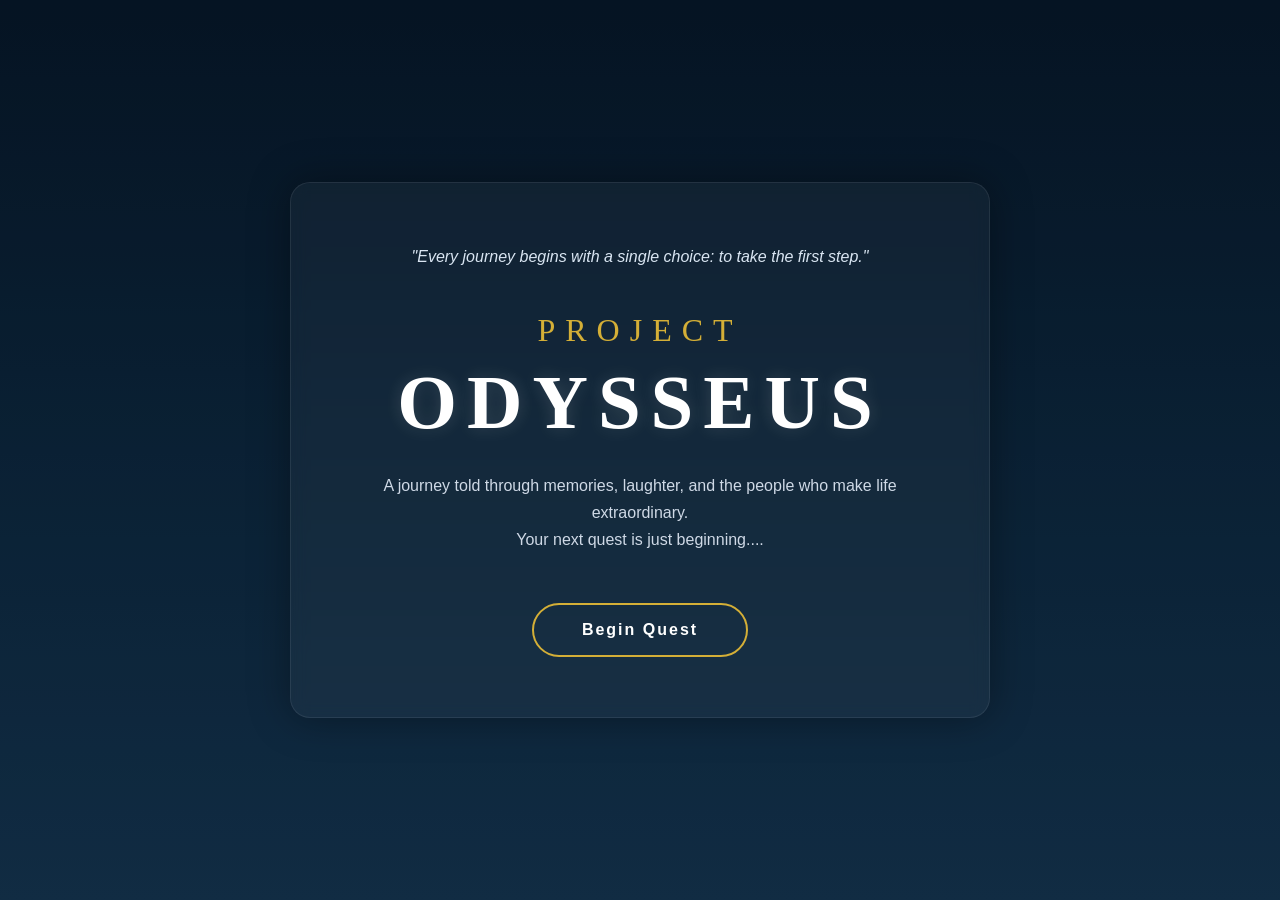
<file: index.html>
<!DOCTYPE html>
<html lang="en">
<head>
    <meta charset="UTF-8">
    <meta name="viewport" content="width=device-width, initial-scale=1.0">
    <title>BIRTHDAY QUEST</title>
    <link rel="stylesheet" href="Ody.css">
</head>
<body>
    <main class="hero">
<div class="overlay"></div>
<div class="content">
    <p class="quote">
        "Every journey begins with a single choice: to take the first step."
    </p>
    <p class="project">PROJECT</p>
    <h1>ODYSSEUS</h1>
    <p class="subtitle">
        A journey told through memories, laughter, and the people who make life extraordinary.<br>
        Your next quest is just beginning....
    </p>
  <button id="startBtn" onclick="window.location.href='terminal.html'">
    Begin Quest
  </button>
</div>
    </main>
</body>
</html>
</file>
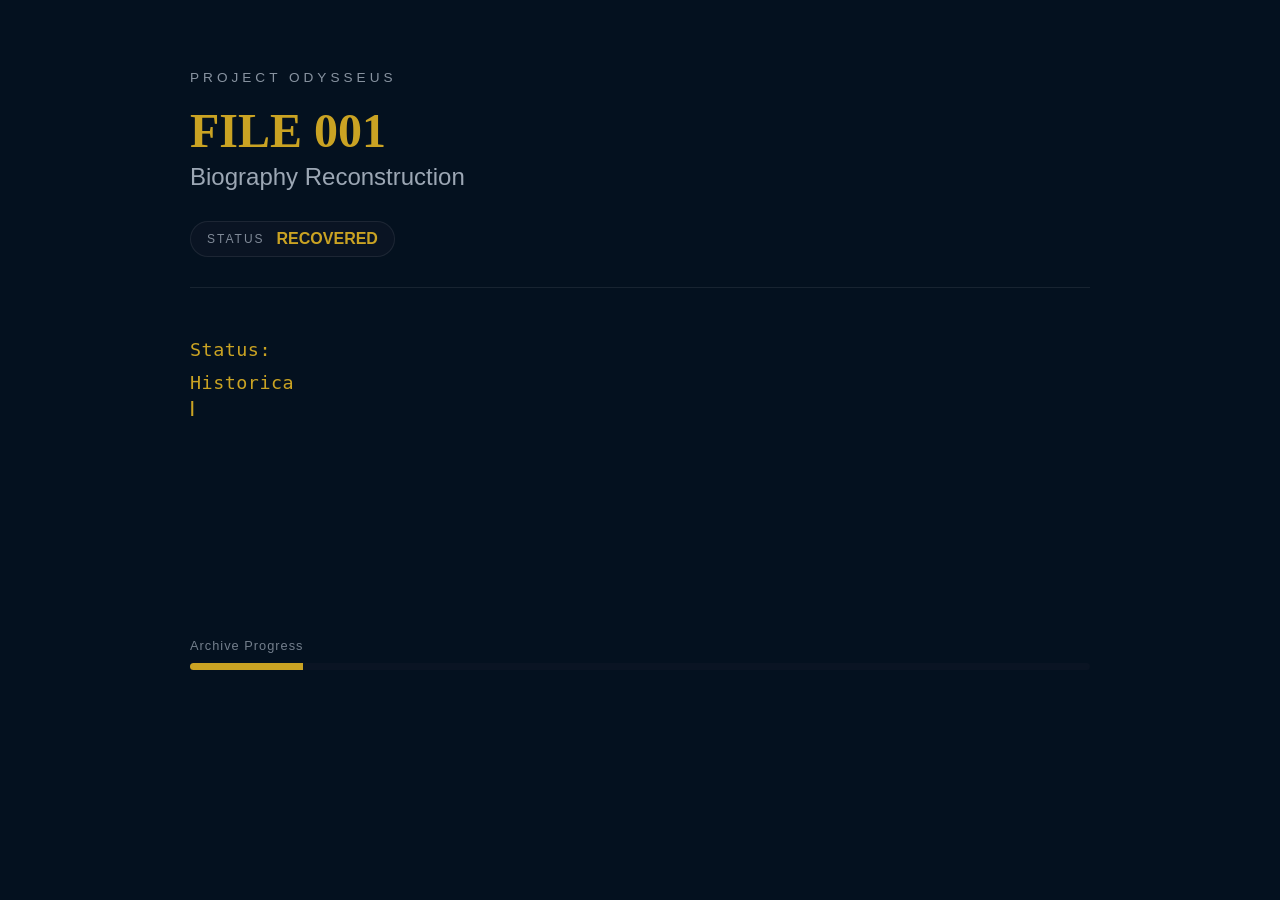
<file: C1.html>
<!DOCTYPE html>
<html lang="en">
<head>
    <meta charset="UTF-8">
    <meta name="viewport" content="width=device-width, initial-scale=1.0">
    <title>FILE 001</title>
    <link rel="stylesheet" href="c1.css">
</head>
<body>
    <main class="container">
        <p class="archive-title">PROJECT ODYSSEUS</p>

        <h1>FILE 001</h1>
        <h2>Biography Reconstruction</h2>

        <div class="status-box">
            <span class="status-label">STATUS</span>
            <span class="status-value">RECOVERED</span>
        </div>

        <div class="divider"></div>

        <section class="story-area">
            <p id="storyText"></p>
            <span id="cursor">|</span>
        </section>

        <div class="progress-container">
            <p>Archive Progress</p>
            <div class="progress-bar">
                <div class="progress-fill"></div>
            </div>
        </div>

        <button id="continueBtn">CONTINUE</button>

    </main>
    <script src="c1.js"></script>
</body>
</html>
</file>
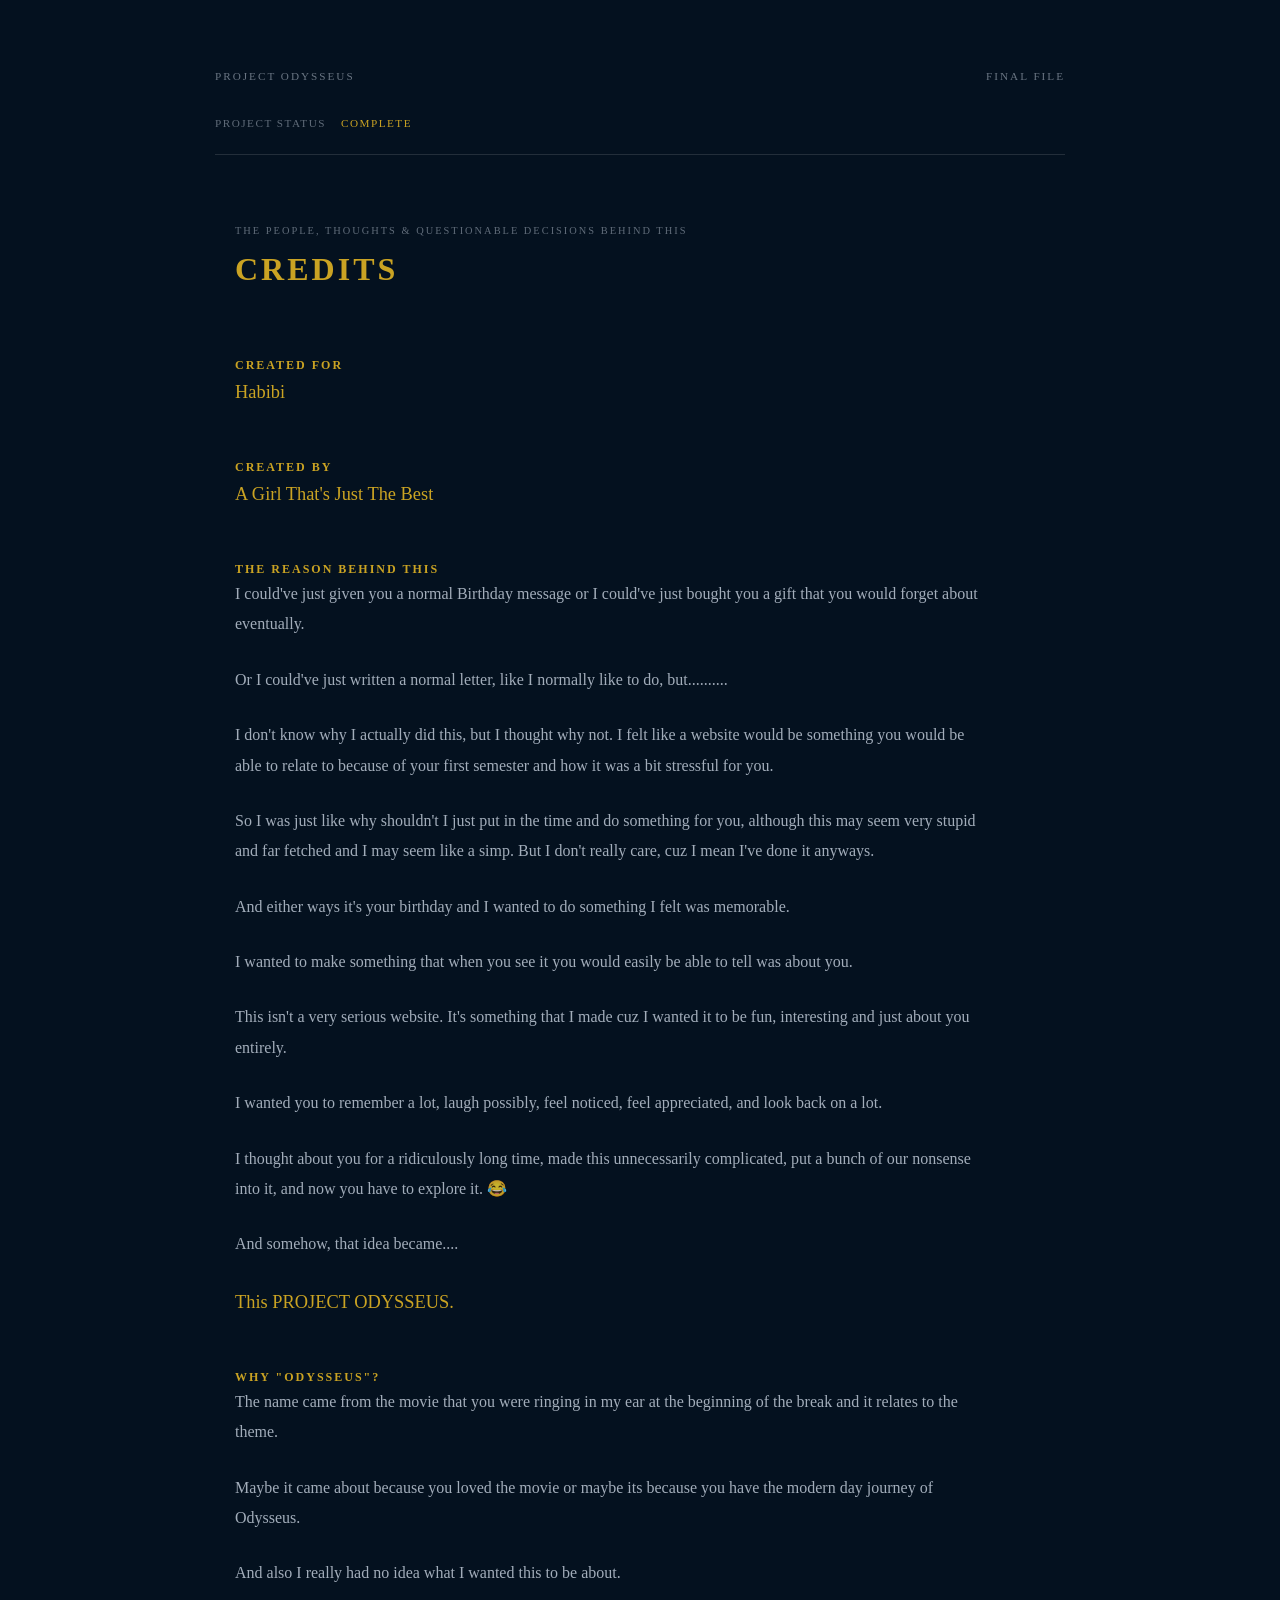
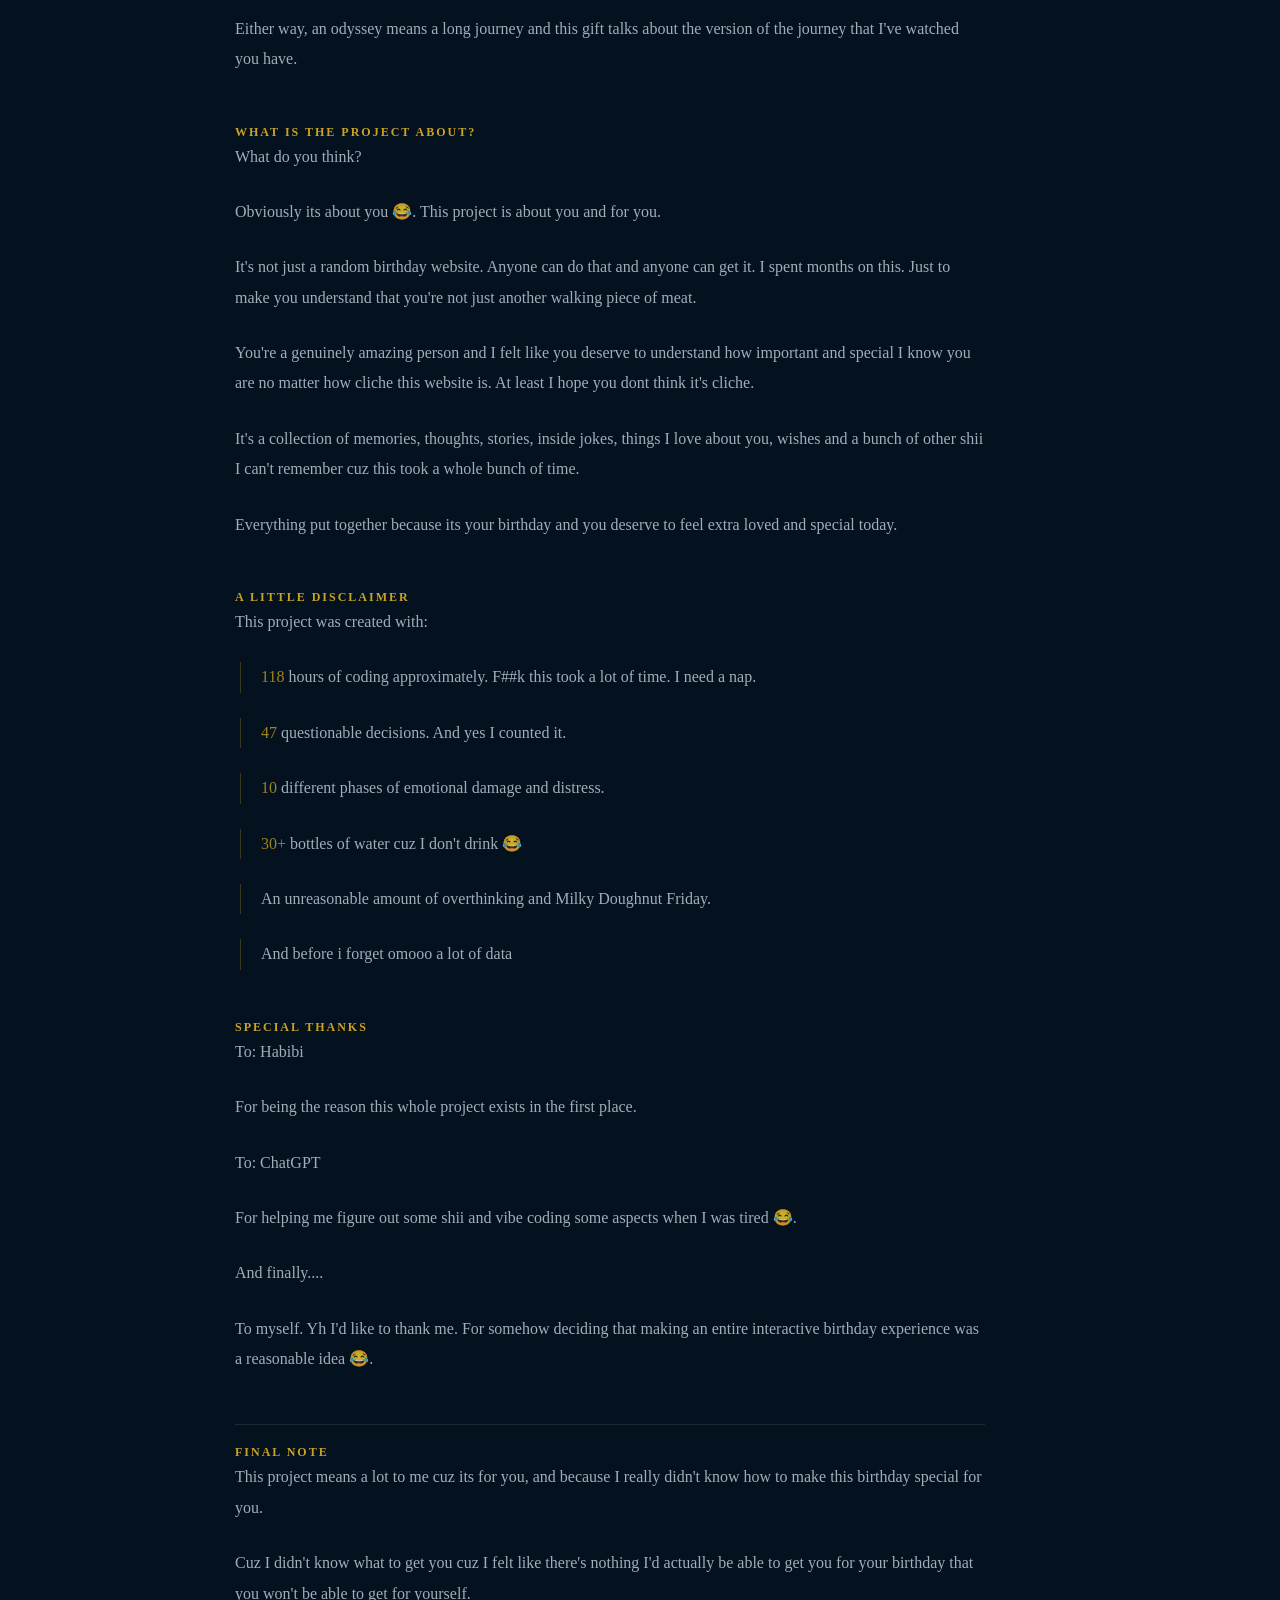
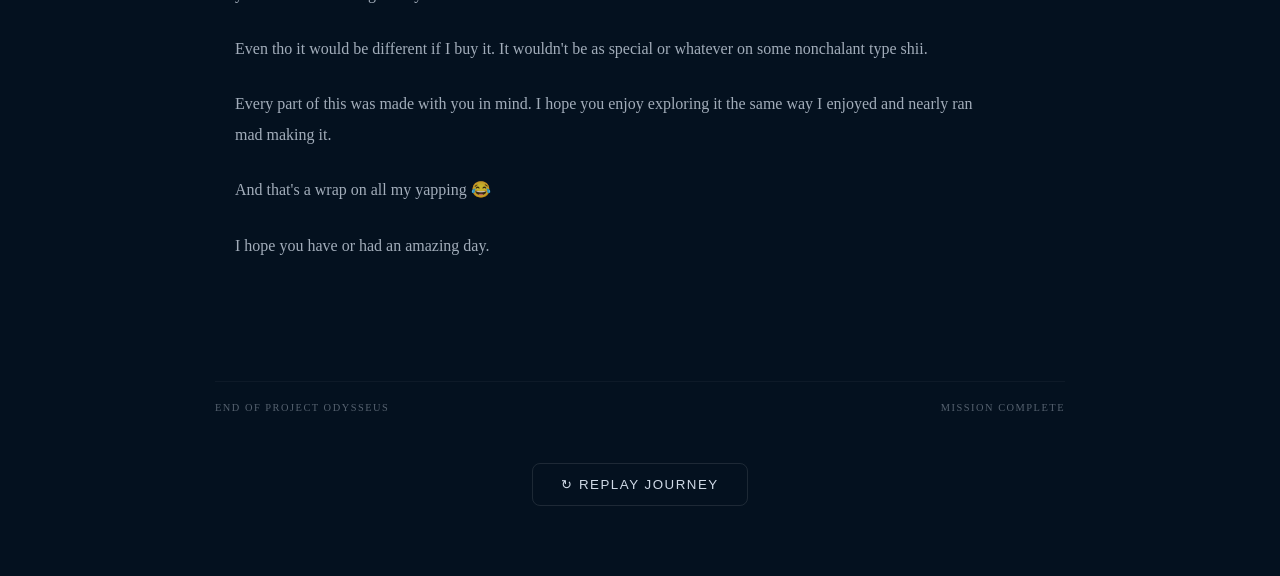
<file: credits.html>
<!DOCTYPE html>
<html lang="en">
<head>
    <meta charset="UTF-8">
    <meta name="viewport" content="width=device-width, initial-scale=1.0">
    <title>Project Odysseus — Credits</title>
    <link rel="stylesheet" href="credits.css">
</head>
<body>
    <main class="credits">
        <div class="credits-header">
            <span>PROJECT ODYSSEUS</span>
            <span>FINAL FILE</span>
        </div>

        <div class="file-status">
            <span>PROJECT STATUS</span>
            <strong>COMPLETE</strong>
        </div>

        <div class="divider"></div>

        <article class="credits-document">
            <p class="document-label">THE PEOPLE, THOUGHTS & QUESTIONABLE DECISIONS BEHIND THIS</p>
            <h1>CREDITS</h1>

            <section class="credits-section">
                <h2>CREATED FOR</h2>
                <p class="highlight">Habibi</p>
            </section>

            <section class="credits-section">
                <h2>CREATED BY</h2>
                <p class="highlight">A Girl That's Just The Best</p>
            </section>

            <section class="credits-section">
                <h2>THE REASON BEHIND THIS</h2>

                <p>I could've just given you a normal Birthday message or I could've just bought you a gift that you
                    would forget about eventually.</p>

                <p>Or I could've just written a normal letter, like I normally like to do, but..........</p>

                <p>I don't know why I actually did this, but I thought why not. I felt like a website would be something
                    you would be able to relate to because of your first semester and how it was a bit stressful for
                    you.</p>

                <p>So I was just like why shouldn't I just put in the time and do something for you, although this may
                    seem very stupid and far fetched and I may seem like a simp. But I don't really care, cuz I mean
                    I've done it anyways.</p>

                <p>And either ways it's your birthday and I wanted to do something I felt was memorable.</p>

                <p>I wanted to make something that when you see it you would easily be able to tell was about you.</p>

                <p>This isn't a very serious website. It's something that I made cuz I wanted it to be fun, interesting
                    and just about you entirely.</p>

                <p>I wanted you to remember a lot, laugh possibly, feel noticed, feel appreciated, and look back on a
                    lot.</p>

                <p>I thought about you for a ridiculously long time, made this unnecessarily complicated, put a bunch of
                    our nonsense into it, and now you have to explore it. 😂</p>

                <p>And somehow, that idea became....</p>

                <p class="highlight">This PROJECT ODYSSEUS.</p>
            </section>

            <section class="credits-section">
                <h2>WHY "ODYSSEUS"?</h2>

                <p>The name came from the movie that you were ringing in my ear at the beginning of the break and it
                    relates to the theme.</p>

                <p>Maybe it came about because you loved the movie or maybe its because you have the modern day journey
                    of Odysseus.</p>

                <p>And also I really had no idea what I wanted this to be about.</p>

                <p>Either way, an odyssey means a long journey and this gift talks about the version of the journey that
                    I've watched you have.</p>
            </section>

            <section class="credits-section">
                <h2>WHAT IS THE PROJECT ABOUT?</h2>

                <p>What do you think?</p>

                <p>Obviously its about you 😂. This project is about you and for you.</p>

                <p>It's not just a random birthday website. Anyone can do that and anyone can get it. I spent months on
                    this. Just to make you understand that you're not just another walking piece of meat.</p>

                <p>You're a genuinely amazing person and I felt like you deserve to understand how important and special
                    I know you are no matter how cliche this website is. At least I hope you dont think it's cliche.</p>

                <p>It's a collection of memories, thoughts, stories, inside jokes, things I love about you, wishes and a
                    bunch of other shii I can't remember cuz this took a whole bunch of time.</p>

                <p>Everything put together because its your birthday and you deserve to feel extra loved and special
                    today.</p>
            </section>

            <section class="credits-section">
                <h2>A LITTLE DISCLAIMER</h2>

                <p>This project was created with:</p>

                <div class="disclaimer-list">
                    <p><span>118</span> hours of coding approximately. F##k this took a lot of time. I need a nap.</p>
                    <p><span>47</span> questionable decisions. And yes I counted it.</p>
                    <p><span>10</span> different phases of emotional damage and distress.</p>
                    <p><span>30+</span> bottles of water cuz I don't drink 😂</p>
                    <p>An unreasonable amount of overthinking and Milky Doughnut Friday.</p>
                    <p>And before i forget omooo a lot of data</p>
                </div>
            </section>

            <section class="credits-section">
                <h2>SPECIAL THANKS</h2>

                <p><strong>To: Habibi</strong></p>
                <p>For being the reason this whole project exists in the first place.</p>

                <p><strong>To: ChatGPT</strong></p>
                <p>For helping me figure out some shii and vibe coding some aspects when I was tired 😂.</p>

                <p><strong>And finally....</strong></p>
                <p><strong>To myself.</strong> Yh I'd like to thank me. For somehow deciding that making an entire
                    interactive birthday experience was a reasonable idea 😂.</p>
            </section>

            <section class="credits-section final-note">
                <h2>FINAL NOTE</h2>

                <p>This project means a lot to me cuz its for you, and because I really didn't know how to make this
                    birthday special for you.</p>

                <p>Cuz I didn't know what to get you cuz I felt like there's nothing I'd actually be able to get you for
                    your birthday that you won't be able to get for yourself.</p>

                <p>Even tho it would be different if I buy it. It wouldn't be as special or whatever on some nonchalant
                    type shii.</p>

                <p>Every part of this was made with you in mind. I hope you enjoy exploring it the same way I enjoyed
                    and nearly ran mad making it.</p>

                <p>And that's a wrap on all my yapping 😂</p>

                <p>I hope you have or had an amazing day.</p>
            </section>
        </article>

        <div class="credits-end">
            <span>END OF PROJECT ODYSSEUS</span>
            <span>MISSION COMPLETE</span>
        </div>
        <button id="replayBtn">↻ REPLAY JOURNEY</button>
    </main>
    <script src="credits.js"></script>
</body>
</html>
</file>
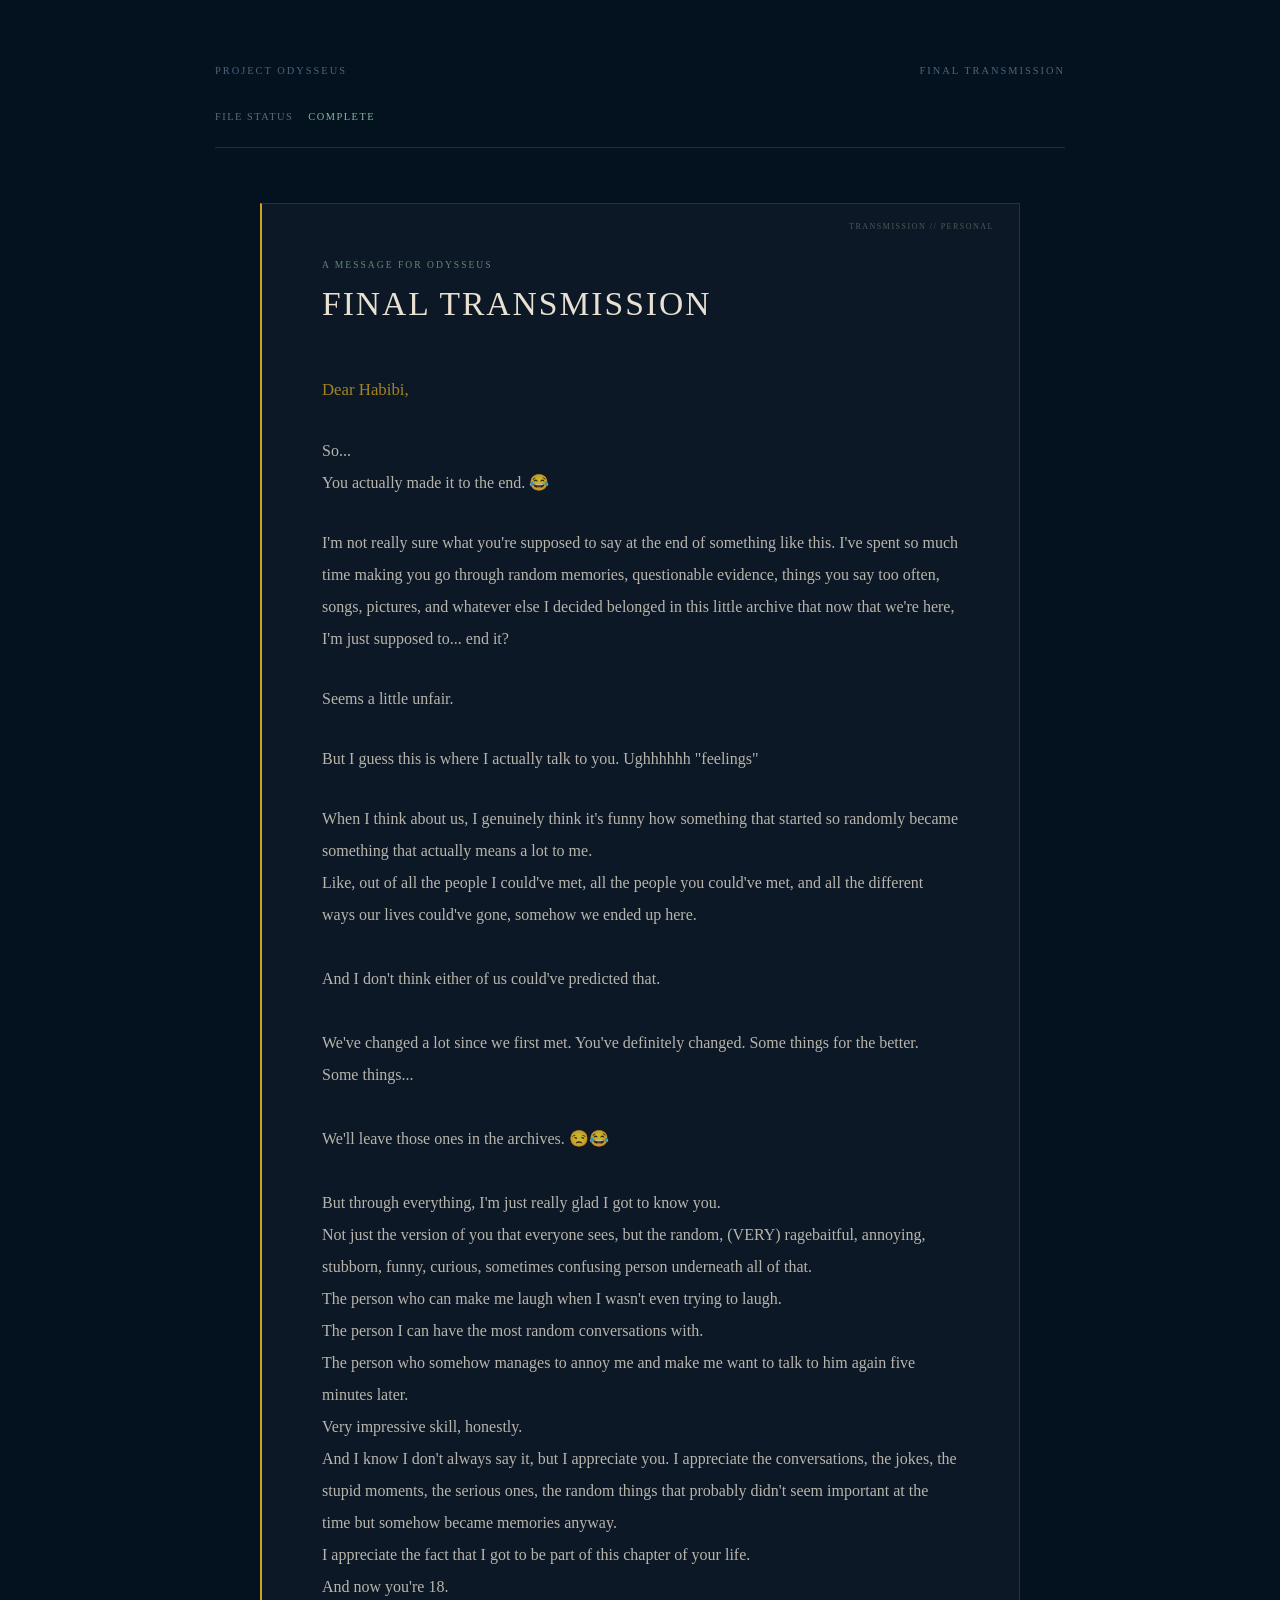
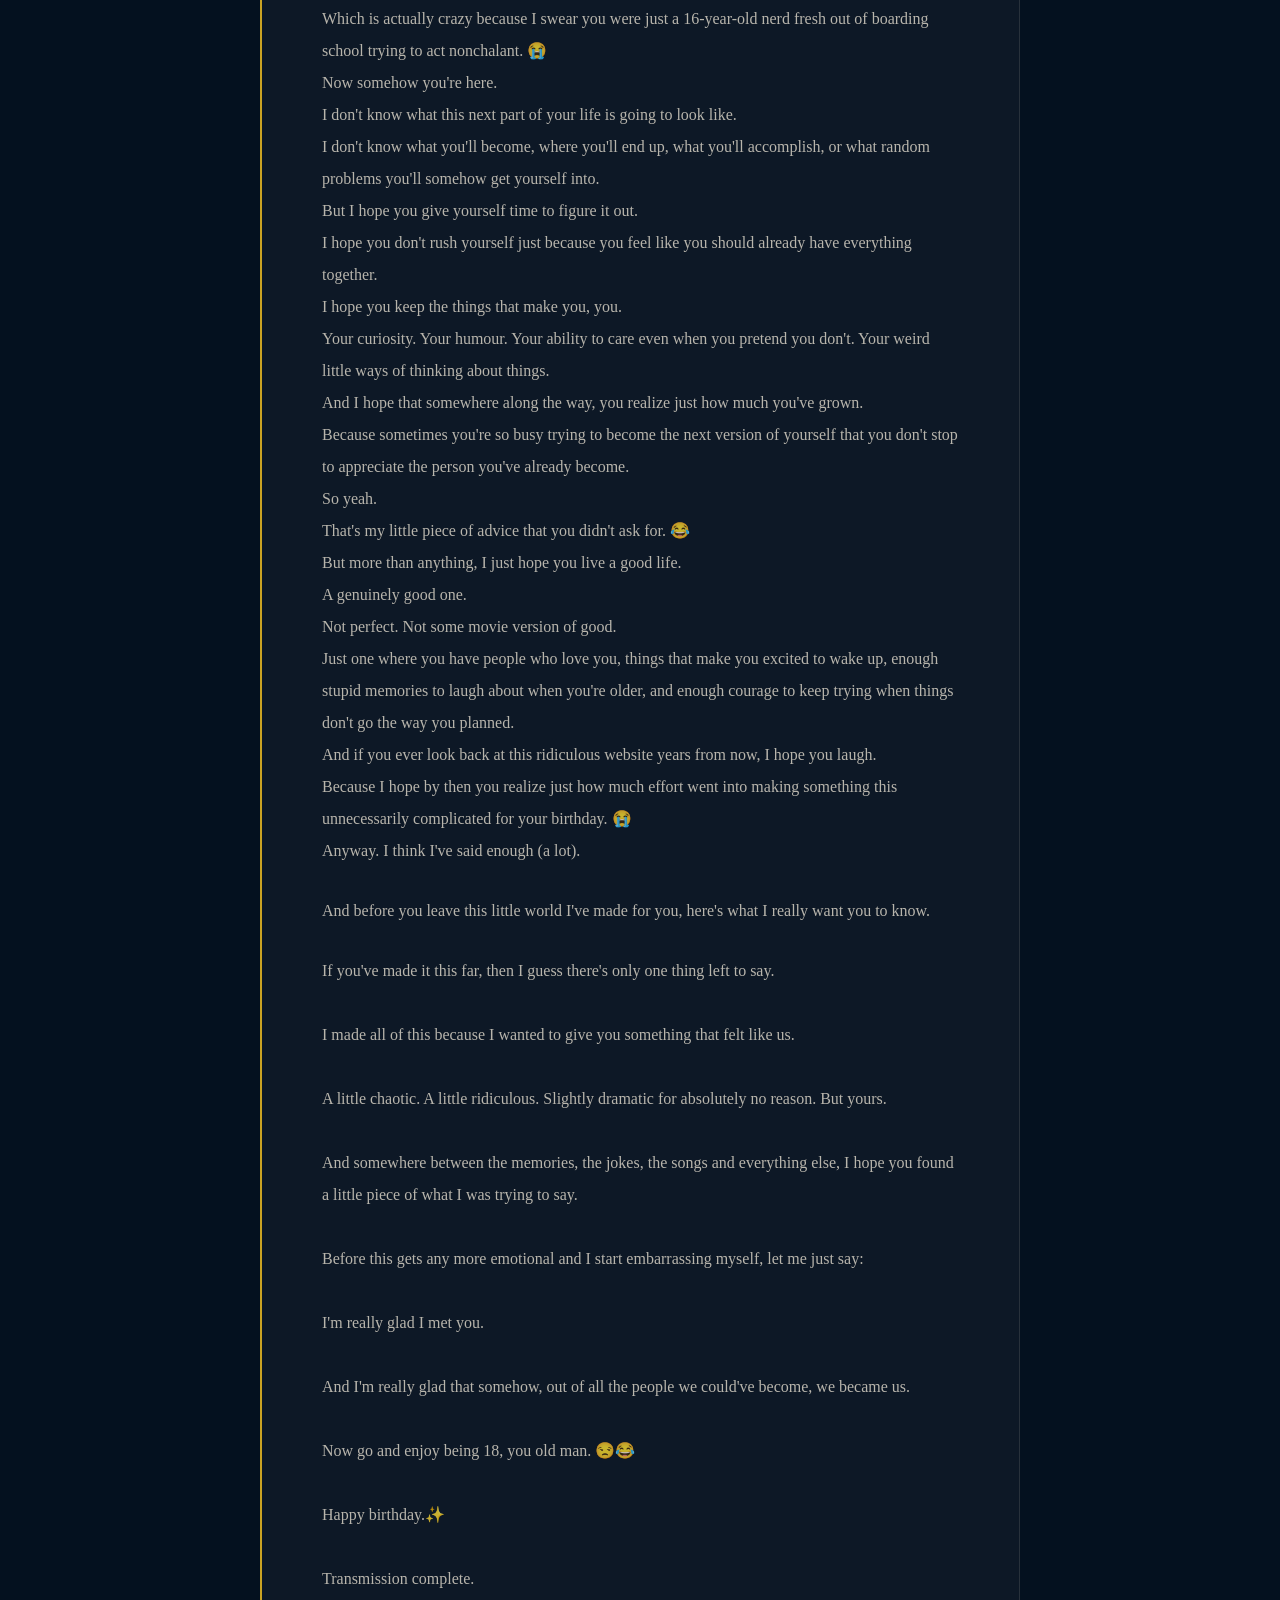
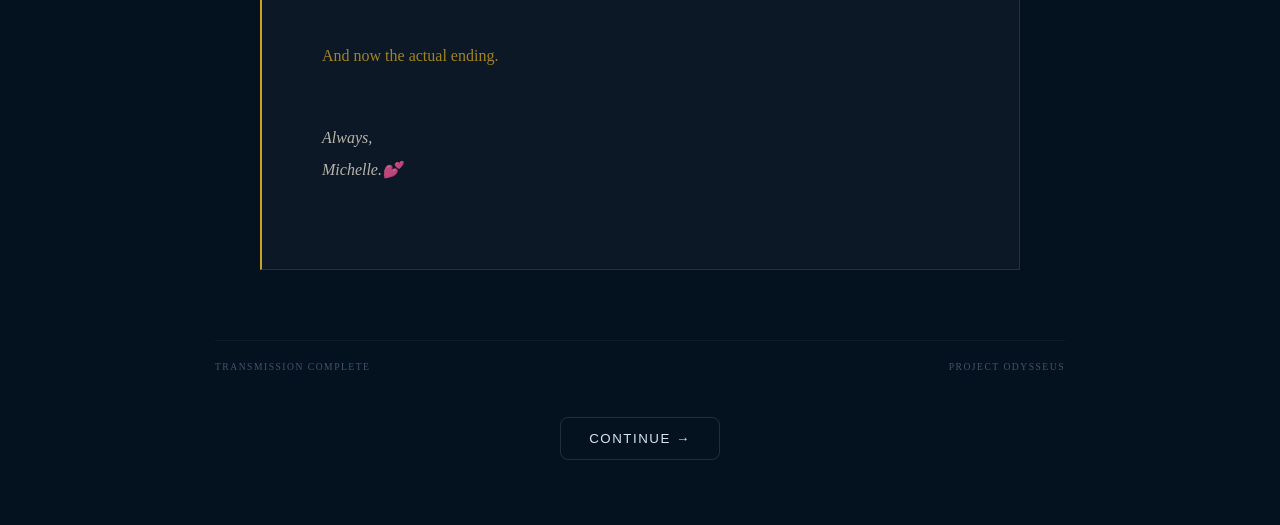
<file: final.html>
<!DOCTYPE html>
<html lang="en">
<head>
    <meta charset="UTF-8">
    <meta name="viewport" content="width=device-width, initial-scale=1.0">
    <title>Final Transmission</title>
    <link rel="stylesheet" href="final.css">
</head>
<body>
    <main class="transmission">
        <div class="transmission-header">
            <span>PROJECT ODYSSEUS</span>
            <span>FINAL TRANSMISSION</span>
        </div>

        <div class="file-status">
            <span>FILE STATUS</span>
            <strong>COMPLETE</strong>
        </div>

        <div class="divider"></div>

        <article class="letter">
            <p class="letter-label">A MESSAGE FOR ODYSSEUS</p>
            <h1>FINAL TRANSMISSION</h1>
            <div class="letter-body">
                <p>Dear Habibi,</p>
                <p>               
                So...<br>                
                You actually made it to the end. 😂</p>
                <p>
                I'm not really sure what you're supposed to say at the end of something like this. I've spent so much time making you go
                through random memories, questionable evidence, things you say too often, songs, pictures, and whatever else I decided
                belonged in this little archive that now that we're here, I'm just supposed to... end it?</p>
                
               <p> Seems a little unfair.</p>
                
               <p>But I guess this is where I actually talk to you. Ughhhhhh "feelings"</p>
                <p>
                When I think about us, I genuinely think it's funny how something that started so randomly became something that
                actually means a lot to me.<br>
                
                Like, out of all the people I could've met, all the people you could've met, and all the different ways our lives
                could've gone, somehow we ended up here.<br><br>
                
                And I don't think either of us could've predicted that.<br><br>
                
                We've changed a lot since we first met. You've definitely changed. Some things for the better.
                
                Some things...<br><br>
                
                We'll leave those ones in the archives. 😒😂<br><br>
                
                But through everything, I'm just really glad I got to know you.<br>
                
                Not just the version of you that everyone sees, but the random, (VERY) ragebaitful, annoying, stubborn, funny, curious, sometimes confusing
                person underneath all of that.<br>
                
                The person who can make me laugh when I wasn't even trying to laugh.<br>
                
                The person I can have the most random conversations with.<br>
                
                The person who somehow manages to annoy me and make me want to talk to him again five minutes later.<br>
                
                Very impressive skill, honestly.<br>
                
                And I know I don't always say it, but I appreciate you.
                
                I appreciate the conversations, the jokes, the stupid moments, the serious ones, the random things that probably didn't
                seem important at the time but somehow became memories anyway.<br>
                
                I appreciate the fact that I got to be part of this chapter of your life.<br>
                
                And now you're 18.<br>
                
                Which is actually crazy because I swear you were just a 16-year-old nerd fresh out of boarding school trying to act
                nonchalant. 😭<br>
                
                Now somehow you're here.<br>
                
                I don't know what this next part of your life is going to look like.<br>
                
                I don't know what you'll become, where you'll end up, what you'll accomplish, or what random problems you'll somehow get
                yourself into.<br>
                
                But I hope you give yourself time to figure it out.<br>
                
                I hope you don't rush yourself just because you feel like you should already have everything together.<br>
                
                I hope you keep the things that make you, you.<br>
                
                Your curiosity. Your humour. Your ability to care even when you pretend you don't. Your weird little ways of thinking
                about things.<br>
                
                And I hope that somewhere along the way, you realize just how much you've grown.<br>
                
                Because sometimes you're so busy trying to become the next version of yourself that you don't stop to appreciate the
                person you've already become.<br>
                
                So yeah.<br>
                
                That's my little piece of advice that you didn't ask for. 😂<br>
                
                But more than anything, I just hope you live a good life.<br>
                
                A genuinely good one.<br>
                
                Not perfect. Not some movie version of good.<br>
                
                Just one where you have people who love you, things that make you excited to wake up, enough stupid memories to laugh
                about when you're older, and enough courage to keep trying when things don't go the way you planned.<br>
                
                And if you ever look back at this ridiculous website years from now, I hope you laugh.<br>
                
                Because I hope by then you realize just how much effort went into making something this unnecessarily complicated for
                your birthday. 😭<br>
                
                Anyway.
                
                I think I've said enough (a lot).
                
             </p>
                <p>And before you leave this little world I've made for you, here's what I really want you to know.</p>
                If you've made it this far, then I guess there's only one thing left to say.<br><br>
                
                I made all of this because I wanted to give you something that felt like us.<br><br>
                
                A little chaotic. A little ridiculous. Slightly dramatic for absolutely no reason. But yours.<br><br>
                
                And somewhere between the memories, the jokes, the songs and everything else, I hope you found a little piece of what I
                was trying to say.<br><br>
                Before this gets any more emotional and I start embarrassing myself, let me just say:<br><br>
                            
                I'm really glad I met you.<br><br>
                
                And I'm really glad that somehow, out of all the people we could've become, we became us.<br><br>
                Now go and enjoy being 18, you old man. 😒😂<br><br>
                
                Happy birthday.✨<br><br>
                
                Transmission complete.

                <p>And now the actual ending.</p>

                <p class="signature">Always,<br>Michelle.💕</p>
            </div>
        </article>

        <div class="transmission-end">
            <span>TRANSMISSION COMPLETE</span>
            <span>PROJECT ODYSSEUS</span>
        </div>

        <button id="continueBtn">CONTINUE →</button>
    </main>

    <script src="final.js"></script>
</body>

</html>
</file>
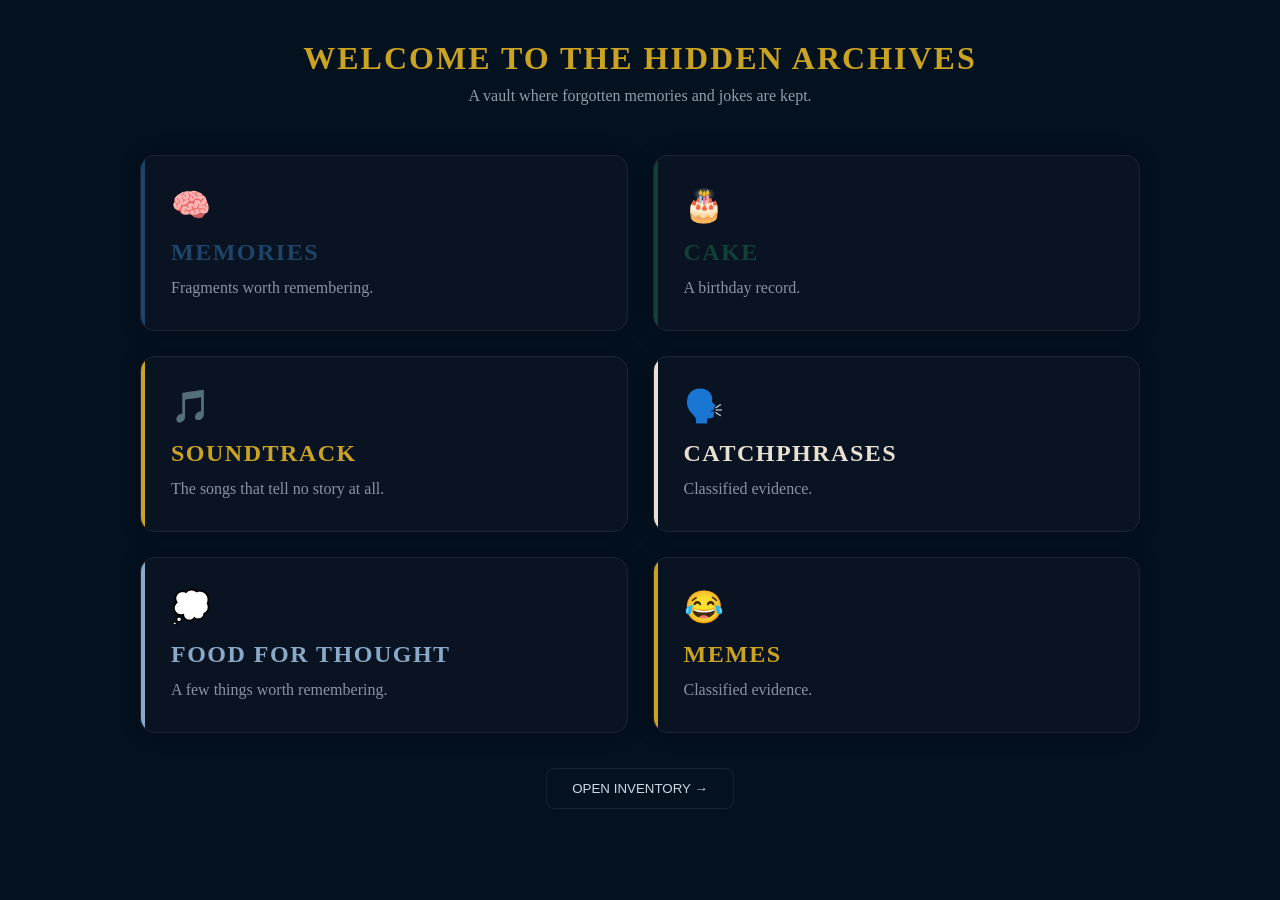
<file: hidden.html>
<!DOCTYPE html>
<html lang="en">
<head>
    <meta charset="UTF-8">
    <meta name="viewport" content="width=device-width, initial-scale=1.0">
    <title>The Hidden Archive</title>
    <link rel="stylesheet" href="hidden.css">
</head>

<body>
    <main class="archive">
        <div class="archive-home" id="archiveHome">
            <h1>WELCOME TO THE HIDDEN ARCHIVES</h1>
            <p class="archive-subtitle">A vault where forgotten memories and jokes are kept.</p>

            <section class="archive-grid">
                <div class="archive-card" id="memoriesCard">
                    <div class="archive-icon">🧠</div>
                    <h2>MEMORIES</h2>
                    <p>Fragments worth remembering.</p>
                </div>

                <div class="archive-card" id="cakeCard">
                    <div class="archive-icon">🎂</div>
                    <h2>CAKE</h2>
                    <p>A birthday record.</p>
                </div>

                <div class="archive-card" id="soundtrackCard">
                    <div class="archive-icon">🎵</div>
                    <h2>SOUNDTRACK</h2>
                    <p>The songs that tell no story at all.</p>
                </div>

                <div class="archive-card" id="catchphrasesCard">
                    <div class="archive-icon">🗣️</div>
                    <h2>CATCHPHRASES</h2>
                    <p>Classified evidence.</p>
                </div>

                <div class="archive-card" id="adviceCard">
                    <div class="archive-icon">💭</div>
                    <h2>FOOD FOR THOUGHT</h2>
                    <p>A few things worth remembering.</p>
                </div>

                <div class="archive-card" id="memesCard">
                    <div class="archive-icon">😂</div>
                    <h2>MEMES</h2>
                    <p>Classified evidence.</p>
                </div>
            </section>

            <div class="archive-navigation">
                <button class="back-button" id="inventoryBtn">OPEN INVENTORY →</button>
            </div>
        </div>

        <section class="archive-content" id="cakeContent">
            <div class="content-header">
                <span class="archive-icon">🎂</span>
                <h2>THE CAKE</h2>
                <p>A birthday record.</p>
            </div>

            <div class="cake-record">
                <div class="cake-image">
                    <img src="Memes/meme2.jpeg" alt="Birthday cake">
                </div>

                <div class="cake-info">
                    <h3>HAPPY BIRHDAY!!!!!!!</h3>
                    
                   <p>Today isn't just another day in the archive.</p>
                    
                   <p>It's your birthday.</p>
                    
                   <p>And somehow, after everything we've been through, I get to be here celebrating another year of you.</p>
                   <p>This is the second time I get to celebrate you on your birthday</p>
                   <p>So here it goes.....</p>
                    <P>Dear Joseph,</P>
                    <p>This is the first time I'm calling your name here all through😂.</p>
                    <p>Anyways</p>
                   <p> Happy birthday, Joseph. ❤️</p>
                   <p>Today is a very important day to me, because it's a special day for you. A day that you get to know how terribly important you are.
                    And how special you are. Although you are special everyday. Today is the one day I get to be incredibly dramatic and obnoxious about it. 
                    Just for the plot. And because I'm extra😉. Anyways, today is your birthday and I hope you truly understand how much of an amazing person you are.
                    I really don't know what to say whenever it comes to you..(But of course im still going to say a lot😂). I can't begin to find the words 
                    that would describe you in the way I would love. I'm not the most expressive person when it comes to feelings and shii("Said nonchalantly")
                    But I do hope you know I care about you. No matter how complicated or tensed things have been or may get, even if I don't say it, I've never
                    questioned whether I care about you (*I love you*) or not. Cuz I do and there's a terribly long list of things I love about you. I know I can be very over-stimulating and overwhelming at times, 
                    And I apologize for that. and I'm trying my best. To love you the way you should. I hope no one ever dulls anything
                    about you. You're a wonderful person, that somehow uses either Edo jazz or pure charisma to make all my friends like him. You have this feeling or should
                    I say aura that pulls people to you. You're a very softhearted person that loves making things for people around you and I love that. I could go
                    on and on but I want keep this letter from turning into an epistle.
                    <p>Today is your birthday, I pray that the good Lord gives you all the good things that the world has to offer in this new year of your life.
                       I pray that the Lord gives you the courage to pursue things that ae meant for you. May anything that's meant for you never pass you by.
                       I pray that this new age brings unexpected blessings, Peace, Happiness and great amounts of joy.
                       May you grow with More Wisdom and understanding.
                       May all your silent prayers and the prayers of your heart be answered.<br>Amen.
                    </p>

                   <p>And last but not at all the least. I know I annoy and tease you a lot and don't get me wrong I have no intention of stopping.
                    But I want you know that over and over and over again I choose you. No matter the department boy you see me talking to😂. I want you to know
                    That your always at the back of my mind. And I choose you no matter whatever petty fight that we have, no matter how loud my mind gets. Every single time.
                    Thank you. Thank you for choosing me and staying with me so far no matter how difficult things got. Thank you for being my safe place, 
                    a first experience and one of the best things that has happened to me. Especially since coming to Veritas
                   </p>
                    
                    <p>I hope 18 is good to you. I hope you get the things you've been working for, the opportunities you haven't even imagined
                    yet, and plenty of reasons to laugh along the way.</p>
                    
                    <p>Thank you for being you — the ridiculously calm, (very) occasionally  very annoying, genuinely funny person I've gotten to know.</p>
                    <br>
                    <p>Here's to Level 18.</p>
                    
                    <p>Happy birthday, Odysseus.</p>
                    
                     <p>— ARCHIVE RECORD COMPLETE.</p>
                </div>
            </div>

            <button class="back-button" id="backToArchiveFromCake">← BACK TO ARCHIVE</button>
        </section>

        <section class="archive-content" id="soundtrackContent">
            <div class="content-header">
                <span class="archive-icon">🎵</span>
                <h2>SOUNDTRACK</h2>
                <p>SONGS AT RANDOM.</p>
            </div>
        
            <div class="soundtrack-list">
        
                <div class="song-card">
                    <div>
                        <h3>TRACK 001</h3>
                        <h3>CHARDONNAY----ALEX SCHOR</h3>
                        <span class="song-note">A completely random choice. Obviously.</span>
                    </div>
                    <span class="play-icon">▶</span>
                </div>
        
                <div class="song-card">
                    <div>
                        <h3>TRACK 002</h3>
                        <h3>OPEN ARMS--------EPIC THE MUSICAL</h3>
                        <span class="song-note">Because it was an amazing song.</span>
                    </div>
                    <span class="play-icon">▶</span>
                </div>
        
                <div class="song-card">
                    <div>
                        <h3>TRACK 003</h3>
                        <h3>I LIKE ME BETTER------LAUV</h3>
                        <span class="song-note">This one just belongs here.</span>
                    </div>
                    <span class="play-icon">▶</span>
                </div>
        
                <div class="song-card">
                    <div>
                        <h3>TRACK 004</h3>
                        <h3>ROOMMATES------TODD MALCOLM</h3>
                        <span class="song-note">Cuz why wouldn't it be here.</span>
                    </div>
                    <span class="play-icon">▶</span>
                </div>
        
                <div class="song-card">
                    <div>
                        <h3>TRACK 005</h3>
                        <h3>TEENAGE DREAM------KATY PERRY</h3>
                        <span class="song-note">A little nostalgia never hurt anybody.</span>
                    </div>
                    <span class="play-icon">▶</span>
                </div>
        
                <div class="song-card">
                    <div>
                        <h3>TRACK 006</h3>
                        <h3>LOVE IN PARADISE----EPIC THE MUSICAL</h3>
                        <span class="song-note">You already know why this made the list.</span>
                    </div>
                    <span class="play-icon">▶</span>
                </div>
        
                <div class="song-card">
                    <div>
                        <h3>TRACK 007</h3>
                        <h3>SWEATER WEATHER</h3>
                        <p>THE NEIGHBOURHOOD</p>
                        <span class="song-note">The obligatory inclusion.</span>
                    </div>
                    <span class="play-icon">▶</span>
                </div>
        
                <div class="song-card">
                    <div>
                        <h3>TRACK 008</h3>
                        <h3>GIRLS----THE KID LAROI</h3>
                        <span class="song-note">Moving on...</span>
                    </div>
                    <span class="play-icon">▶</span>
                </div>
        
                <div class="song-card">
                    <div>
                        <h3>TRACK 009</h3>
                        <h3>PHONE NUMBERS------DOMINIC FIKE & KENNY BEATS</h3>
                        <span class="song-note">No explanation required.</span>
                    </div>
                    <span class="play-icon">▶</span>
                </div>
        
                <div class="song-card">
                    <div>
                        <h3>TRACK 010</h3>
                        <h3>BABYDOLL-----DOMINIC FIKE</h3>
                        <span class="song-note">Another one for the archives.</span>
                    </div>
                    <span class="play-icon">▶</span>
                </div>
        
                <div class="song-card">
                    <div>
                        <h3>TRACK 011</h3>
                        <h3>HELLO MISS JOHNSON------JACK HARLOW</h3>
                        <span class="song-note">Because yes.</span>
                    </div>
                    <span class="play-icon">▶</span>
                </div>
        
                <div class="song-card">
                    <div>
                        <h3>TRACK 012</h3>
                        <h3>YOUR IDOL-----SAJA BOYS</h3>
                        <span class="song-note">Don't deny this.</span>
                    </div>
                    <span class="play-icon">▶</span>
                </div>
        
                <div class="song-card">
                    <div>
                        <h3>TRACK 013</h3>
                        <h3>GIGOLO------BBNO$</h3>
                        <span class="song-note">You know what you are.</span>
                    </div>
                    <span class="play-icon">▶</span>
                </div>
        
                <div class="song-card">
                    <div>
                        <h3>TRACK 014</h3>
                        <h3>ROMANTIC HOMICIDE-----D4VD</h3>
                        <span class="song-note">I don't like him. But apparently you do.</span>
                    </div>
                    <span class="play-icon">▶</span>
                </div>
        
                <div class="song-card">
                    <div>
                        <h3>TRACK 015</h3>
                        <h3>HOMEWRECKER------SOMBR</h3>
                        <span class="song-note">He sounds nice, why not.</span>
                    </div>
                    <span class="play-icon">▶</span>
                </div>
        
                <div class="song-card">
                    <div>
                        <h3>TRACK 016</h3>
                        <h3>GOOD 4 U----OLIVIA RODRIGO</h3>
                        <span class="song-note">We definitely needed some chaos in here.</span>
                    </div>
                    <span class="play-icon">▶</span>
                </div>
        
                <div class="song-card">
                    <div>
                        <h3>TRACK 017</h3>
                        <h3>ME & U----TEMS</h3>
                        <span class="song-note">Just vibes.</span>
                    </div>
                    <span class="play-icon">▶</span>
                </div>
        
                <div class="song-card">
                    <div>
                        <h3>TRACK 018</h3>
                        <h3>JANE!-----THE LONG FACES</h3>
                        <span class="song-note">You like this a lot.</span>
                    </div>
                    <span class="play-icon">▶</span>
                </div>
        
                <p class="soundtrack-ending">
                    I COULD'VE GONE A LOT FARTHER.<br>
                    BUT LET'S PAUSE HERE AND MOVE ON 😉
                </p>
        
            </div>
        
            <button class="back-button" id="backToArchiveFromSoundtrack">
                ← BACK TO ARCHIVE
            </button>
        </section>

        <section class="archive-content" id="memoriesContent">
            <div class="content-header">
                <span class="archive-icon">🧠</span>
                <h2>MEMORIES</h2>
                <p>Fragments worth remembering.</p>
            </div>

            <div class="memory-list">
                <div class="memory-card" id="memory1">
                    <h3>MEMORY 001</h3>
                    <p>Access recovered memory.</p>
                    <span>ACCESS MEMORY →</span>
                </div>

                <div class="memory-card" id="memory2">
                    <h3>MEMORY 002</h3>
                    <p>Access recovered memory.</p>
                    <span>ACCESS MEMORY →</span>
                </div>

                <div class="memory-card" id="memory3">
                    <h3>MEMORY 003</h3>
                    <p>Access recovered memory.</p>
                    <span>ACCESS MEMORY →</span>
                </div>

                <div class="memory-card" id="memory4">
                    <h3>MEMORY 004</h3>
                    <p>Access recovered memory.</p>
                    <span>ACCESS MEMORY →</span>
                </div>

                <div class="memory-card" id="memory5">
                    <h3>MEMORY 005</h3>
                    <p>Access recovered memory.</p>
                    <span>ACCESS MEMORY →</span>
                </div>
            </div>

            <button class="back-button" id="backToArchive">← BACK TO ARCHIVE</button>
        </section>

        <section class="memory-file" id="memoryFile">
            <div class="file-header">
                <span>ARCHIVE FILE // 001</span>
                <span>RECOVERED</span>
            </div>

            <h2>Meeting Odysseus</h2>
            <div class="file-line"></div>
            <div class="memory-status" id="memoryStatus">RECOVERING FILE...</div>

            <article class="memory-text" id="memoryText">
                <p>It was supposed to start with indomie.</p>
                <p>I was minding my own business, reconnecting with an old classmate, when the conversation somehow
                    turned to university. I told him where I was going, and apparently that was enough information for
                    him to announce my arrival to half our old classmates.</p>
                <p>Suddenly, people I apparently had added on Snapchat were popping up in my messages. And then one
                    particularly bold person asked if I wanted to meet up at an Indomie joint.</p>
                <p>There was just one problem.</p>
                <p>It was night.</p>
                <p>And at the time, I was very much operating under the rule that I simply did not go out at night. So,
                    as politely as possible, I declined and explained that I didn't really come out at night.</p>
                <p>Instead of taking it personally, he simply suggested another option: meeting at the chapel before
                    orientation, since orientation was being held there.</p>
                <p>And that was how we actually met.</p>
                <p>It was a little awkward at first. I met some of our other classmates, and he was exactly what I would
                    later come to know him as: cool, calm, suspiciously calm, collected, and genuinely funny.</p>
                <p>Eventually, I excused myself to meet up with my friends for orientation. Before I left, he asked if
                    we could meet up another time.</p>
                <p>I said sure.</p>
                <p>And somehow, that little "sure" became the beginning of a much longer story.</p>
            </article>

            <div class="memory-end">
                <span>END OF RECORD</span>
                <span>001</span>
            </div>

            <button class="back-button" id="backToMemories">← BACK TO MEMORIES</button>
        </section>

        <section class="memory-file" id="memoryFile2">
            <div class="file-header">
                <span>ARCHIVE FILE // 002</span>
                <span>RECOVERED</span>
            </div>
        
            <h2>Getting to Know You</h2>
            <div class="file-line"></div>
            <div class="memory-status" id="memoryStatus2">RECOVERING FILE...</div>
        
            <article class="memory-text" id="memoryText2">
                <p>It was strange how familiar you felt.</p>
        
                <p>
                    We had technically just met, but talking to you never really felt like
                    talking to someone I had just met. Maybe it was because we had crossed
                    paths before, back in secondary school, even if only briefly. Maybe we
                    simply clicked. Whatever it was, talking to you came easily.
                </p>
        
                <p>
                    There wasn't much of that awkwardness that usually comes with getting
                    to know someone. We talked easily. We related to each other a lot.
                    And somehow, I never felt like I had to constantly worry about being
                    judged for the things I said.
                </p>
        
                <p>
                    You were patient with me in ways I didn't expect. You somehow had this
                    weird ability to take and handle all my emotions, let me feel whatever I needed
                    to feel, and then calm me down anyway.
                </p>
        
                <p>
                    You made me feel more free with someone I had just met than I had ever
                    really felt before.
                </p>        
                <p>
                    You even got me comfortable with calls, which is honestly impressive
                    considering I have always been very much a text person.
                </p>        
                <p>
                    You were just different, not wildly, just distinguishable.
                </p>        
                <p>
                    Before long, I got used to meeting up with you in the evenings just to
                    talk. We'd talk about adjusting to a completely new environment,
                    everything changing incredibly fast, and all the things we never
                    expected before coming to Veritas.
                </p>        
                <p>
                    We were both trying to figure things out in our own ways, and somehow,
                    those conversations made everything feel a little easier.
                </p>
                <p>
                    Looking back, I think that was when I really started getting used to
                    having you around.
                </p>
            </article>
        
            <div class="memory-end">
                <span>END OF RECORD</span>
                <span>002</span>
            </div>
        
            <button class="back-button" id="backToMemories2">← BACK TO MEMORIES</button>
        </section>

        <section class="memory-file" id="memoryFile3">
            <div class="file-header">
                <span>ARCHIVE FILE // 003</span>
                <span>RECOVERED</span>
            </div>
        
            <h2>When Things Started to Change</h2>
            <div class="file-line"></div>
            <div class="memory-status" id="memoryStatus3">RECOVERING FILE...</div>
        
            <article class="memory-text" id="memoryText3">
                <p>It was a very ordinary day.</p>
        
                <p>
                    Nothing particularly special was happening. I was in my room in the
                    hostel, doing whatever the hell I was doing, completely unaware that
                    anything was about to change.
                </p>
        
                <p>
                    Then your text came up.
                </p>
        
                <p>
                    And somehow, I found myself smiling.
                </p>
        
                <p>
                    Why?
                </p>
        
                <p>
                    I genuinely had no idea.
                </p>
        
                <p>
                    You know very well that I don't process emotions the way you do. It
                    takes me time. A lot of time, sometimes. So the fact that I was just
                    sitting there smiling at my phone because of a text from you should
                    probably have been my first warning.
                </p>        
                <p>
                    <strong>"It was at that moment, I knew I was finished."</strong>
                </p>        
                <p>
                    Looking back, that line was probably more accurate than either of us
                    realized.
                </p>        
                <p>
                    We met up later that week, or sometime around then, and I guess I
                    agreed to whatever was happening between us. Although, to this day,
                    I still belive that you used Edo people jazz.
                </p>
        
                <p>
                    Whatever you did, it eventually wore off.
                </p>
        
                <p>
                    But by then, it didn't really matter.
                </p>
        
                <p>
                    I liked where I was.
                </p>
                <p>
                    I was with you.
                </p>        
                <p>
                    Things happened. Time passed. And somewhere along the way, what had
                    started so casually became something more serious.
                </p>        
                <p>
                    Of course, it wasn't all perfect. We had our little fights here and
                    there. There were days when I know I overwhelmed you with the things
                    I said. Days when I probably tested your patience a little too much,
                    especially with the parties I absolutely refused to attend.
                </p>        
                <p>
                    And you piss me off too. A lot, actually.
                </p>        
                <p>
                    But somehow, even with all of that, you never made me feel like I was
                    too much.
                </p>        
                <p>
                    You made room for all the complicated parts of me, even on the days
                    when I probably made that very difficult.
                </p>
                <p>
                    And I guess that's one of the things I appreciate most.
                </p>        
                <p>
                    Because despite the arguments, the misunderstandings, the moments
                    where we annoy each other and everything else that comes with us,
                    I wouldn't have it any other way.
                </p>        
                <p>
                    For no particular reason at all.
                </p>
            </article>
        
            <div class="memory-end">
                <span>END OF RECORD</span>
                <span>003</span>
            </div>
        
            <button class="back-button" id="backToMemories3">← BACK TO MEMORIES</button>
        </section>

        <section class="memory-file" id="memoryFile4">
            <div class="file-header">
                <span>ARCHIVE FILE // 004</span>
                <span>RECOVERED</span>
            </div>
        
            <h2>The Chaos</h2>
            <div class="file-line"></div>
        
            <div class="memory-status" id="memoryStatus4">RECOVERING FILE...</div>
        
            <article class="memory-text" id="memoryText4">
                <p>
                    We've had our fair share of petty fights and little arguments. And a lot of crazy moments.
                </p>        
                <p>
                    Like laughing by the roadside over absolutely nothing. You watching
                    me randomly dance at the side of the road and then pretending you
                    didn't know me. Us mistakenly hugging people we thought we knew
                    because they looked like someone else.
                </p>
        
                <p>
                    There was also the countless times we'd sit around ranting about our
                    arch nemeses and the supposed causes of our deteriorating mental
                    health: Mr. Isioma and Mr. Vincent. 😂
                </p>
        
                <p>
                    Looking back, it's funny how many random moments we've managed to
                    collect along the way. Nothing particularly grand or planned. Just
                    little moments that somehow became memories.
                </p>
        
                <p>
                    We've sincerely gone through a lot in Veritas.
                </p>
            </article>
        
            <div class="memory-end">
                <span>END OF RECORD</span>
                <span>004</span>
            </div>
        
            <button class="back-button" id="backToMemories4">← BACK TO MEMORIES</button>
        </section>

        <section class="memory-file" id="memoryFile5">
            <div class="file-header">
                <span>ARCHIVE FILE // 005</span>
                <span>RECOVERED</span>
            </div>
        
            <h2>The Story So Far</h2>
            <div class="file-line"></div>
        
            <div class="memory-status" id="memoryStatus5">RECOVERING FILE...</div>
        
            <article class="memory-text" id="memoryText5">
                <p>By this time last year if anyone had told me that I'd be dating someone. I would've said the person was crazy.</p>
                <p>But here I am...</p>

                <p>It's been a one of a kind experience with you.</p>
                
               <p>Not perfect. Not always easy.</p>
                
               <p>But real.</p>

               <p>Our dynamic has changed over time...</p>

               <p>Not in a bad way.</p>

               <p>In a simple maturing and understanding way.</p>
                
                <p>And somehow, through all the chaos, the arguments, the laughter, the late conversations and all the things we never
                could have planned for, I'm glad it was you I got to experience it with.</p>
                
                <p>And if this was going to be the whole story so far...</p>
                
                <p>I think we've got a pretty good one.</p>
            </article>
        
            <div class="memory-end">
                <span>END OF RECORD</span>
                <span>005</span>
            </div>
        
            <button class="back-button" id="backToMemories5">← BACK TO MEMORIES</button>
        </section>

        <section class="archive-content" id="catchphrasesContent">
            <div class="content-header">
                <span class="archive-icon">🗣️</span>
                <h2>CATCHPHRASES</h2>
                <p>Things you say very often. At times cuz of me 😂</p>
            </div>
        
            <div class="catchphrase-list">
        
                <div class="catchphrase-card phrase-gold">
                    <span>PHRASE 001 // FREQUENCY: VERY HIGH</span>
                    <p>UGHHHH!!!! 😒</p>
                </div>
        
                <div class="catchphrase-card phrase-blue">
                    <span>PHRASE 002 // FREQUENCY: HIGH</span>
                    <p>KAI KAI KAI.</p>
                </div>
        
                <div class="catchphrase-card phrase-green">
                    <span>PHRASE 003 // HEAD RISING IN SIZE</span>
                    <p>I BADDD!!!! 😏</p>
                </div>
        
                <div class="catchphrase-card phrase-milk">
                    <span>PHRASE 004 // RECORDED FREQUENTLY</span>
                    <p>YOU'RE WHINING ME.</p>
                </div>
        
                <div class="catchphrase-card phrase-gold">
                    <span>PHRASE 005 // DIGITAL BEHAVIOUR</span>
                    <p>PLS NOT VIEW ONCE.</p>
                </div>
        
                <div class="catchphrase-card phrase-blue">
                    <span>PHRASE 006 // NO COMMENT</span>
                    <p>NOW I'M NERDING OUT.</p>
                </div>
        
                <div class="catchphrase-card phrase-green">
                    <span>PHRASE 007 // INTENT UNCLEAR</span>
                    <p>I'M JUST MESSING AROUND.</p>
                </div>
        
                <div class="catchphrase-card phrase-milk">
                    <span>PHRASE 008 // THREAT: FRIENDZONING</span>
                    <p>E GO BE NA MY GUY.</p>
                </div>
        
                <div class="catchphrase-card phrase-gold">
                    <span>PHRASE 009 // FREQUENCY: HIGH</span>
                    <p>HABA NA.</p>
                </div>
        
                <div class="catchphrase-card phrase-blue">
                    <span>PHRASE 010 // </span>
                    <p>YOU SEE THE THING EHN.</p>
                </div>
        
                <div class="catchphrase-card phrase-green">
                    <span>PHRASE 011 // STANDARD RESPONSE</span>
                    <p>NOTHING REALLY.</p>
                </div>
        
                <div class="catchphrase-card phrase-milk">
                    <span>PHRASE 012 // NEXT LEVEL SARCASM</span>
                    <p>OH HOW NICE.</p>
                </div>
        
                <div class="catchphrase-card phrase-gold">
                    <span>PHRASE 013 // FRUSTRATION DETECTED</span>
                    <p>OH GOD THIS GIRL.</p>
                </div>
        
                <div class="catchphrase-card phrase-blue">
                    <span>PHRASE 014 // HISTORICAL RECORD</span>
                    <p>YOU BADETH INDEED.</p>
                </div>
        
                <div class="catchphrase-card phrase-green">
                    <span>PHRASE 015 // NONCHALANCE DETECTED</span>
                    <p>ON SOME NONCHALANT TYPE SHII.😏</p>
                </div>
        
                <div class="catchphrase-card phrase-milk">
                    <span>PHRASE 016 // FREQUENCY: HIGH</span>
                    <p>HABA MA NATA.</p>
                </div>
        
                <div class="catchphrase-card phrase-gold">
                    <span>PHRASE 017 // EGO DETECTED</span>
                    <p>ON SOME KING OF THE JUNGLE TYPE SHII.😏</p>
                </div>
        
                <div class="catchphrase-card phrase-blue">
                    <span>PHRASE 018 // EMERGENCY PROTOCOL</span>
                    <p>ABEG ABEG ABEG 😒!!!</p>
                </div>
        
            </div>
        
            <button class="back-button" id="backToArchiveFromCatchphrases">
                ← BACK TO ARCHIVE
            </button>
        </section>
        <section class="archive-content" id="adviceContent">
            <div class="content-header">
                <span class="archive-icon">💭</span>
                <h2>FOOD FOR THOUGHT</h2>
                <p>A few things worth remembering.</p>
            </div>

            <div class="advice-list">
                <div class="advice-card">
                    <span>NOTE 001</span>
                    <p>You don't need to have everything figured out right now.</p>
                    <p>I know you a lot of time you feel pushed to have a source of income right now, cuz a lot of times you'll see guys
                        talking about one or two that they're doing. But you'll be fine. I know you will. Don't try to force anything on
                        yourself before its time. Don't feel like you need to be doing everything. To show that you're growing.<br>
                        You're doing perfectly fine. Better than most.
                    </p>
                </div>

                <div class="advice-card">
                    <span>NOTE 002</span>
                    <p>Take your work seriously. Take yourself seriously. But please don't take everything seriously and forget to live.</p>
                    <p>Life is good. And it keeps getting Better. Why should you be stressed when you serve a God that created all the seasons.</p>
                </div>

                <div class="advice-card">
                    <span>NOTE 003</span>
                    <p>Don't be scared to try something and look stupid for a little while. That's literally how you get good at things.<br>
                    cuz I mean you look stupid half the time😂. (I'm messing around)</p>
                </div>

                <div class="advice-card">
                    <span>NOTE 004</span>
                    <p>Keep being curious. It's one of the things I genuinely like about you.</p>
                </div>

                <div class="advice-card">
                    <span>NOTE 005</span>
                    <p>And please, for the love of God, rest sometimes. You are not a machine. 😭.</p>
                </div>

                <div class="advice-card">
                    <span>NOTE 006</span>
                    <p>Don't lose the softer parts of yourself just because the world tells you to be tough.<br>
                    Don't become so focused on becoming "somebody" that you forget to actually be somebody.</p>
                </div>

                <div class="advice-card">
                    <span>NOTE 007</span>
                    <p>Eat something before you start acting like the world is against you.<br>
                    Chisos Joseph please eat. Don't tell me that you forgot😭</p>
                </div>

                <div class="advice-card">
                    <span>NOTE 008</span>
                    <p>You don't always have to win the argument. Sometimes just let me be right.💀</p>
                </div>

                <div class="advice-card">
                    <span>NOTE 009</span>
                    <p>Keep your people close. The right ones make difficult seasons a lot easier..</p>
                </div>

                <div class="advice-card">
                    <span>BONUS NOTE</span>
                    <p> PRAY. Praying isnt thehard part really. Being consistent is. It's not easy to stay consistent with anythin. But you have to pray
                        I'm not saying you don't pray. I'm just saying you shouldn't forget. and even if its just a sincee sign of the cross and an Our father.
                        I don't always pray. I forget too. I try. You try. But we could always do better.<br> And also #GoForMass        </p>
                </div>

                <p>ARCHIVE NOTE:<br>
                    Some things aren't meant to be instructions. They're just reminders.</p>
            </div>
            

            <button class="back-button" id="backToArchiveFromAdvice">← BACK TO ARCHIVE</button>
        </section>

        <section class="archive-content" id="memesContent">
            <div class="content-header">
                <span class="archive-icon">😂</span>
                <h2>MEMES</h2>
                <p>Classified evidence. Unfortunately, there is quite a lot of it.</p>
            </div>
        
            <div class="meme-list">
        
                <div class="meme-card meme-gold">
                    <div class="meme-meta">
                        <span>MEME 001</span>
                        <span>CLASSIFIED</span>
                    </div>
                    <img src="Memes/meme1.jpeg" alt="Meme 001">
                    <p>Evidence recovered.</p>
                </div>
        
                <div class="meme-card meme-blue">
                    <div class="meme-meta">
                        <span>MEME 002</span>
                        <span>CLASSIFIED</span>
                    </div>
                    <img src="Memes/meme2.jpeg" alt="Meme 002">
                    <p>Evidence recovered.</p>
                </div>
        
                <div class="meme-card meme-green">
                    <div class="meme-meta">
                        <span>MEME 003</span>
                        <span>CLASSIFIED</span>
                    </div>
                    <img src="Memes/meme3.jpeg" alt="Meme 003">
                    <p>Evidence recovered.</p>
                </div>
        
                <div class="meme-card meme-milk">
                    <div class="meme-meta">
                        <span>MEME 004</span>
                        <span>CLASSIFIED</span>
                    </div>
                    <img src="Memes/meme4.jpeg" alt="Meme 004">
                    <p>Evidence recovered.</p>
                </div>
        
                <div class="meme-card meme-gold">
                    <div class="meme-meta">
                        <span>MEME 005</span>
                        <span>CLASSIFIED</span>
                    </div>
                    <img src="Memes/meme5.jpeg" alt="Meme 005">
                    <p>Evidence recovered.</p>
                </div>
        
                <div class="meme-card meme-blue">
                    <div class="meme-meta">
                        <span>MEME 006</span>
                        <span>CLASSIFIED</span>
                    </div>
                    <img src="Memes/meme6.jpeg" alt="Meme 006">
                    <p>Evidence recovered.</p>
                </div>
        
                <div class="meme-card meme-green">
                    <div class="meme-meta">
                        <span>MEME 007</span>
                        <span>CLASSIFIED</span>
                    </div>
                    <img src="Memes/meme7.jpeg" alt="Meme 007">
                    <p>Evidence recovered.</p>
                </div>
        
                <div class="meme-card meme-milk">
                    <div class="meme-meta">
                        <span>MEME 008</span>
                        <span>CLASSIFIED</span>
                    </div>
                    <img src="Memes/meme8.jpeg" alt="Meme 008">
                    <p>Evidence recovered.</p>
                </div>
        
                <div class="meme-card meme-gold">
                    <div class="meme-meta">
                        <span>MEME 009</span>
                        <span>CLASSIFIED</span>
                    </div>
                    <img src="Memes/meme9.jpeg" alt="Meme 009">
                    <p>Evidence recovered.</p>
                </div>
        
                <div class="meme-card meme-blue">
                    <div class="meme-meta">
                        <span>MEME 010</span>
                        <span>CLASSIFIED</span>
                    </div>
                    <img src="Memes/meme10.jpeg" alt="Meme 010">
                    <p>Evidence recovered.</p>
                </div>
        
                <div class="meme-card meme-green">
                    <div class="meme-meta">
                        <span>MEME 011</span>
                        <span>CLASSIFIED</span>
                    </div>
                    <img src="Memes/meme11.jpeg" alt="Meme 011">
                    <p>Evidence recovered.</p>
                </div>
        
                <div class="meme-card meme-milk">
                    <div class="meme-meta">
                        <span>MEME 012</span>
                        <span>CLASSIFIED</span>
                    </div>
                    <img src="Memes/meme12.jpeg" alt="Meme 012">
                    <p>Evidence recovered.</p>
                </div>
        
                <div class="meme-card meme-gold">
                    <div class="meme-meta">
                        <span>MEME 013</span>
                        <span>CLASSIFIED</span>
                    </div>
                    <img src="Memes/meme13.jpeg" alt="Meme 013">
                    <p>Evidence recovered.</p>
                </div>
        
                <div class="meme-card meme-blue">
                    <div class="meme-meta">
                        <span>MEME 014</span>
                        <span>CLASSIFIED</span>
                    </div>
                    <img src="Memes/meme14.jpeg" alt="Meme 014">
                    <p>Evidence recovered.</p>
                </div>
        
                <div class="meme-card meme-green">
                    <div class="meme-meta">
                        <span>MEME 015</span>
                        <span>CLASSIFIED</span>
                    </div>
                    <img src="Memes/meme15.jpeg" alt="Meme 015">
                    <p>Evidence recovered.</p>
                </div>
        
                <div class="meme-card meme-milk">
                    <div class="meme-meta">
                        <span>MEME 016</span>
                        <span>CLASSIFIED</span>
                    </div>
                    <img src="Memes/meme16.jpeg" alt="Meme 016">
                    <p>Evidence recovered.</p>
                </div>
        
                <div class="meme-card meme-gold">
                    <div class="meme-meta">
                        <span>MEME 017</span>
                        <span>CLASSIFIED</span>
                    </div>
                    <img src="Memes/meme17.jpeg" alt="Meme 017">
                    <p>Evidence recovered.</p>
                </div>
        
                <div class="meme-card meme-blue">
                    <div class="meme-meta">
                        <span>MEME 018</span>
                        <span>CLASSIFIED</span>
                    </div>
                    <img src="Memes/meme18.jpeg" alt="Meme 018">
                    <p>Evidence recovered.</p>
                </div>
        
                <div class="meme-card meme-green">
                    <div class="meme-meta">
                        <span>MEME 019</span>
                        <span>CLASSIFIED</span>
                    </div>
                    <img src="Memes/meme19.jpeg" alt="Meme 019">
                    <p>Evidence recovered.</p>
                </div>
        
                <div class="meme-card meme-milk">
                    <div class="meme-meta">
                        <span>MEME 020</span>
                        <span>CLASSIFIED</span>
                    </div>
                    <img src="Memes/meme20.jpeg" alt="Meme 020">
                    <p>Evidence recovered.</p>
                </div>
        
                <div class="meme-card meme-gold">
                    <div class="meme-meta">
                        <span>MEME 021</span>
                        <span>CLASSIFIED</span>
                    </div>
                    <img src="Memes/meme21.jpeg" alt="Meme 021">
                    <p>Evidence recovered.</p>
                </div>
        
                <div class="meme-card meme-blue">
                    <div class="meme-meta">
                        <span>MEME 022</span>
                        <span>CLASSIFIED</span>
                    </div>
                    <img src="Memes/meme22.jpeg" alt="Meme 022">
                    <p>Evidence recovered.</p>
                </div>
        
                <div class="meme-card meme-green">
                    <div class="meme-meta">
                        <span>MEME 023</span>
                        <span>CLASSIFIED</span>
                    </div>
                    <img src="Memes/meme23.jpeg" alt="Meme 023">
                    <p>Evidence recovered.</p>
                </div>
        
                <div class="meme-card meme-milk">
                    <div class="meme-meta">
                        <span>MEME 024</span>
                        <span>CLASSIFIED</span>
                    </div>
                    <img src="Memes/meme24.jpeg" alt="Meme 024">
                    <p>Evidence recovered.</p>
                </div>
        
                <div class="meme-card meme-gold">
                    <div class="meme-meta">
                        <span>MEME 025</span>
                        <span>CLASSIFIED</span>
                    </div>
                    <img src="Memes/meme25.jpeg" alt="Meme 025">
                    <p>Evidence recovered.</p>
                </div>
        
            </div>
        
            <button class="back-button" id="backToArchiveFromMemes">
                ← BACK TO ARCHIVE
            </button>
        </section>
    </main>

    <script src="hidden.js"></script>
</body>

</html>
</file>
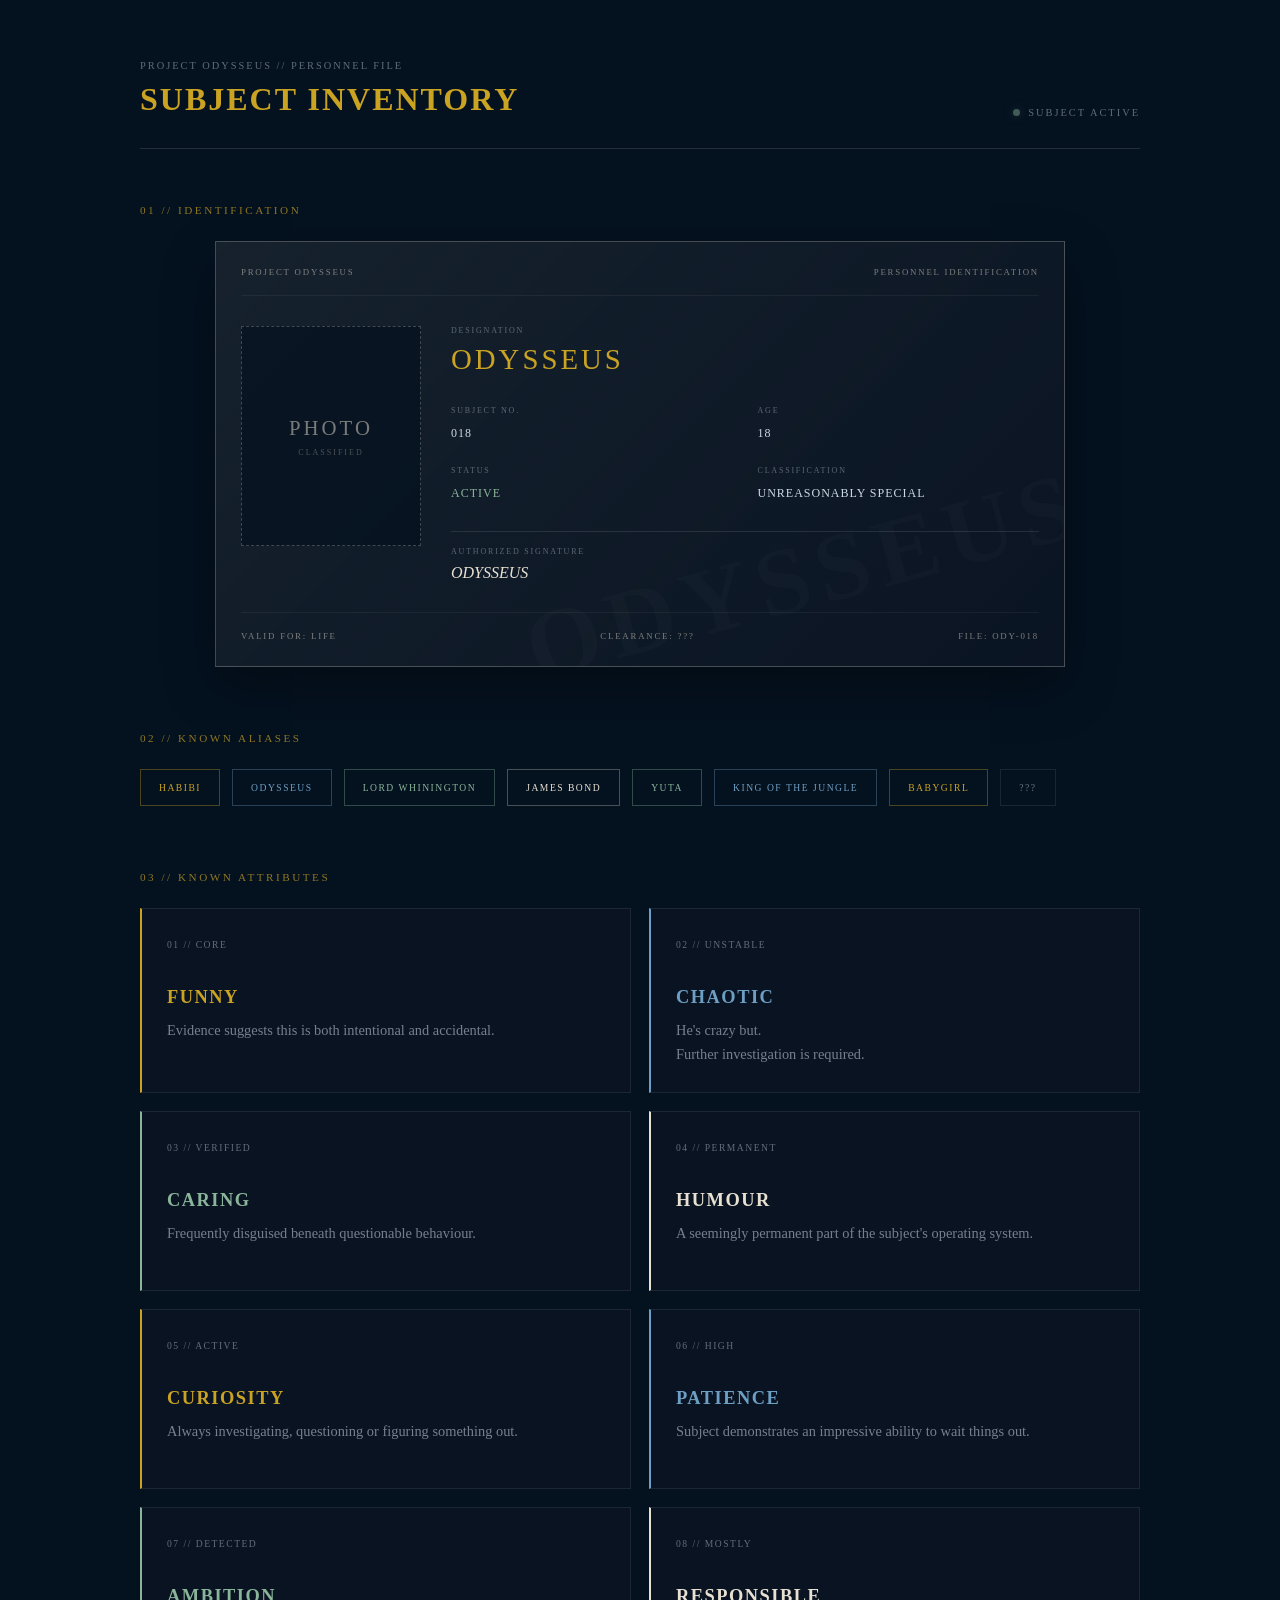
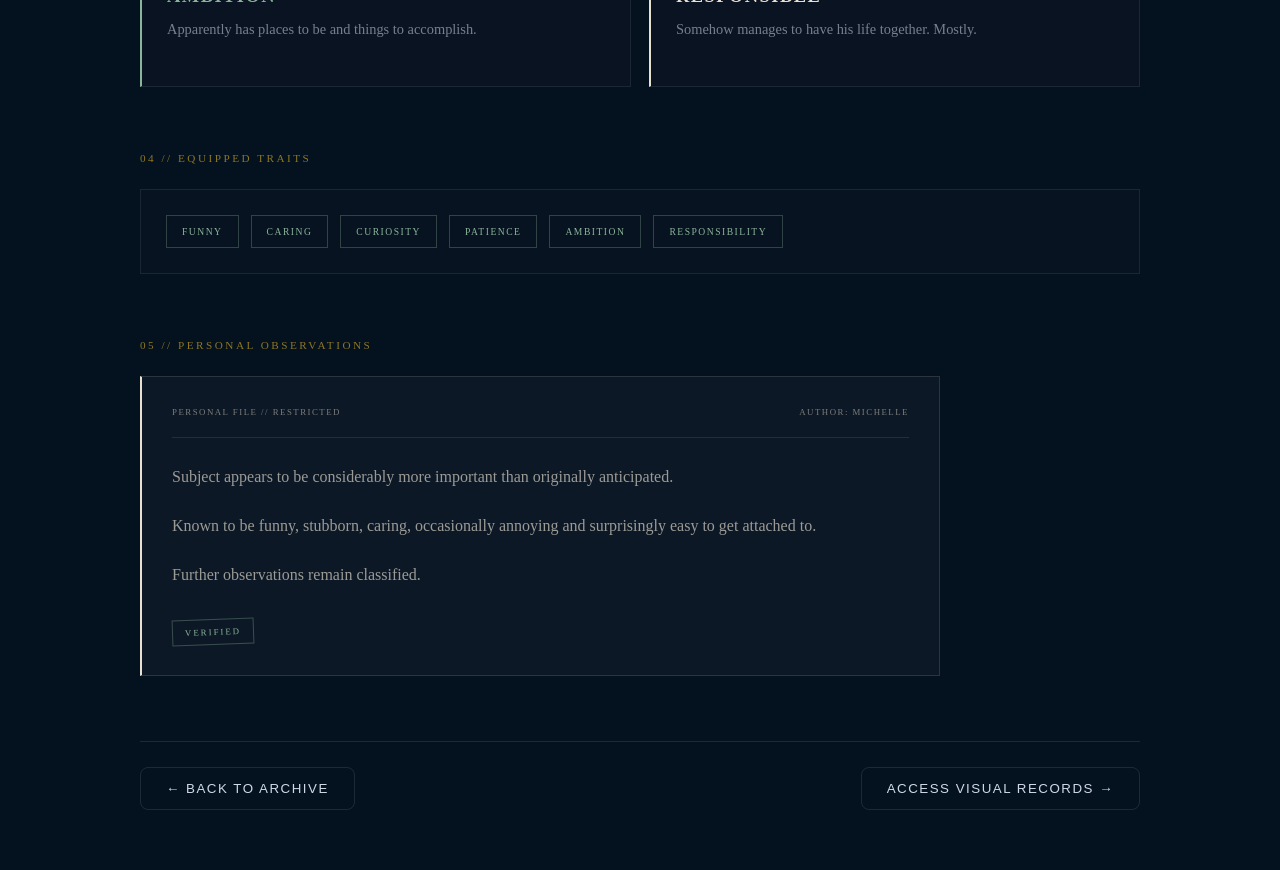
<file: inventory.html>
<!DOCTYPE html>
<html lang="en">

<head>
    <meta charset="UTF-8">
    <meta name="viewport" content="width=device-width, initial-scale=1.0">
    <title>Odysseus Inventory</title>
    <link rel="stylesheet" href="inventory.css">
</head>

<body>

    <main class="inventory">

        <header class="inventory-header">
            <div>
                <p class="project-label">PROJECT ODYSSEUS // PERSONNEL FILE</p>
                <h1>SUBJECT INVENTORY</h1>
            </div>

            <div class="status">
                <span class="status-dot"></span>
                SUBJECT ACTIVE
            </div>
        </header>

        <div class="divider"></div>

        <section class="id-section">
            <p class="section-label">01 // IDENTIFICATION</p>

            <div class="fake-id">

                <div class="id-top">
                    <span>PROJECT ODYSSEUS</span>
                    <span>PERSONNEL IDENTIFICATION</span>
                </div>

                <div class="id-main">

                    <div class="id-photo">
                        <div class="photo-mark">PHOTO</div>
                        <span>CLASSIFIED</span>
                    </div>

                    <div class="id-details">

                        <div class="id-name">
                            <span>DESIGNATION</span>
                            <strong>ODYSSEUS</strong>
                        </div>

                        <div class="id-grid">
                            <div>
                                <span>SUBJECT NO.</span>
                                <strong>018</strong>
                            </div>

                            <div>
                                <span>AGE</span>
                                <strong>18</strong>
                            </div>

                            <div>
                                <span>STATUS</span>
                                <strong class="active-text">ACTIVE</strong>
                            </div>

                            <div>
                                <span>CLASSIFICATION</span>
                                <strong>UNREASONABLY SPECIAL</strong>
                            </div>
                        </div>

                        <div class="id-signature">
                            <span>AUTHORIZED SIGNATURE</span>
                            <strong>ODYSSEUS</strong>
                        </div>

                    </div>

                </div>

                <div class="id-bottom">
                    <span>VALID FOR: LIFE</span>
                    <span>CLEARANCE: ???</span>
                    <span>FILE: ODY-018</span>
                </div>

            </div>
        </section>

        <section class="inventory-section">
            <p class="section-label">02 // KNOWN ALIASES</p>

            <div class="nickname-list">
                <span class="nickname gold">HABIBI</span>
                <span class="nickname blue">ODYSSEUS</span>
                <span class="nickname green">LORD WHININGTON</span>
                <span class="nickname milk">JAMES BOND</span>
                <span class="nickname green">YUTA</span>
                <span class="nickname blue">KING OF THE JUNGLE</span>
                <span class="nickname gold">BABYGIRL</span>
                <span class="nickname mystery">???</span>
            </div>
        </section>

        <section class="inventory-section">
            <p class="section-label">03 // KNOWN ATTRIBUTES</p>

            <div class="trait-grid">

                <div class="trait-card trait-gold">
                    <span>01 // CORE</span>
                    <h2>FUNNY</h2>
                    <p>Evidence suggests this is both intentional and accidental.</p>
                </div>

                <div class="trait-card trait-blue">
                    <span>02 // UNSTABLE</span>
                    <h2>CHAOTIC</h2>
                    <P>He's crazy but.</P>
                    <p>Further investigation is required.</p>
                </div>

                <div class="trait-card trait-green">
                    <span>03 // VERIFIED</span>
                    <h2>CARING</h2>
                    <p>Frequently disguised beneath questionable behaviour.</p>
                </div>

                <div class="trait-card trait-milk">
                    <span>04 // PERMANENT</span>
                    <h2>HUMOUR</h2>
                    <p>A seemingly permanent part of the subject's operating system.</p>
                </div>

                <div class="trait-card trait-gold">
                    <span>05 // ACTIVE</span>
                    <h2>CURIOSITY</h2>
                    <p>Always investigating, questioning or figuring something out.</p>
                </div>

                <div class="trait-card trait-blue">
                    <span>06 // HIGH</span>
                    <h2>PATIENCE</h2>
                    <p>Subject demonstrates an impressive ability to wait things out.</p>
                </div>

                <div class="trait-card trait-green">
                    <span>07 // DETECTED</span>
                    <h2>AMBITION</h2>
                    <p>Apparently has places to be and things to accomplish.</p>
                </div>

                <div class="trait-card trait-milk">
                    <span>08 // MOSTLY</span>
                    <h2>RESPONSIBLE</h2>
                    <p>Somehow manages to have his life together. Mostly.</p>
                </div>

            </div>
        </section>

        <section class="inventory-section">
            <p class="section-label">04 // EQUIPPED TRAITS</p>

            <div class="equipped">
                <span>FUNNY</span>
                <span>CARING</span>
                <span>CURIOSITY</span>
                <span>PATIENCE</span>
                <span>AMBITION</span>
                <span>RESPONSIBILITY</span>
            </div>
        </section>

        <section class="inventory-section observations">
            <p class="section-label">05 // PERSONAL OBSERVATIONS</p>

            <div class="observation-box">

                <div class="observation-header">
                    <span>PERSONAL FILE // RESTRICTED</span>
                    <span>AUTHOR: MICHELLE</span>
                </div>

                <p>
                    Subject appears to be considerably more important than originally
                    anticipated.
                </p>

                <p>
                    Known to be funny, stubborn, caring, occasionally annoying and
                    surprisingly easy to get attached to.
                </p>

                <p>
                    Further observations remain classified.
                </p>

                <span class="observation-stamp">VERIFIED</span>

            </div>
        </section>

        <footer class="inventory-footer">
            <button id="backToArchiveBtn">← BACK TO ARCHIVE</button>
            <button id="visualRecordsBtn">ACCESS VISUAL RECORDS →</button>
        </footer>

    </main>

    <script src="inventory.js"></script>
</body>

</html>
</file>
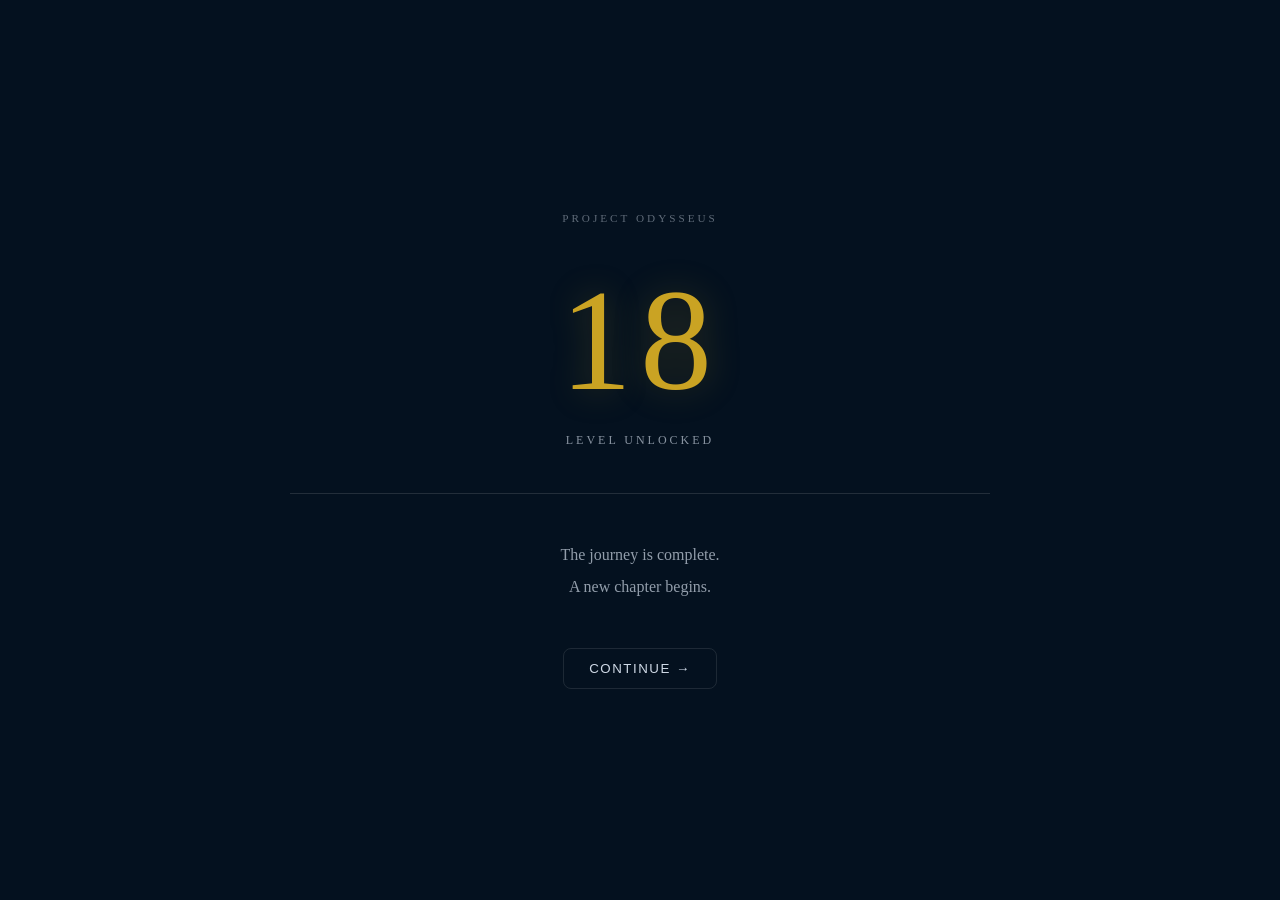
<file: level.html>
<!DOCTYPE html>
<html lang="en">
<head>
    <meta charset="UTF-8">
    <meta name="viewport" content="width=device-width, initial-scale=1.0">
    <title>Level 18 Unlocked</title>
    <link rel="stylesheet" href="level.css">
</head>
<body>
    <main class="level">
        <p class="project-label">PROJECT ODYSSEUS</p>

        <div class="level-number">18</div>

        <p class="status">LEVEL UNLOCKED</p>

        <div class="divider"></div>

        <p class="message">
            The journey is complete.<br>
            A new chapter begins.
        </p>

        <button id="continueBtn">CONTINUE →</button>
    </main>

    <script src="level.js"></script>
</body>

</html>
</file>
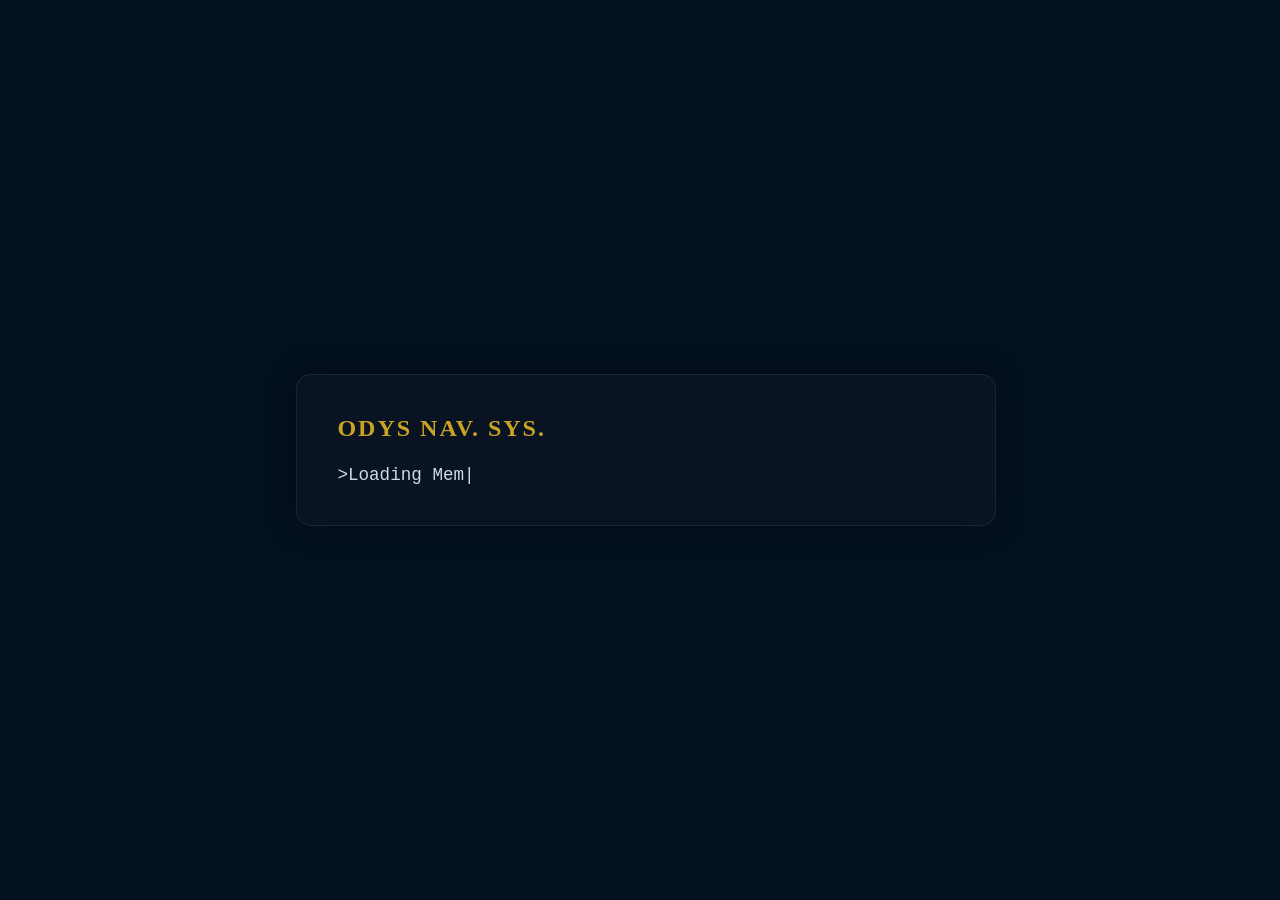
<file: terminal.html>
<!DOCTYPE html>
<html lang="en">
<head>
    <meta charset="UTF-8">
    <meta name="viewport" content="width=device-width, initial-scale=1.0">
    <title>Initializing....</title>
    <link rel="stylesheet" href="terminal.css">
</head>
<body>
    <main class="terminal-screen">
<div class="terminal">
<h2>ODYS NAV. SYS.</h2>
<div id="terminalText"></div>
</div>
    </main>
    <script src="terminal.js"></script>
</body>
</html>
</file>
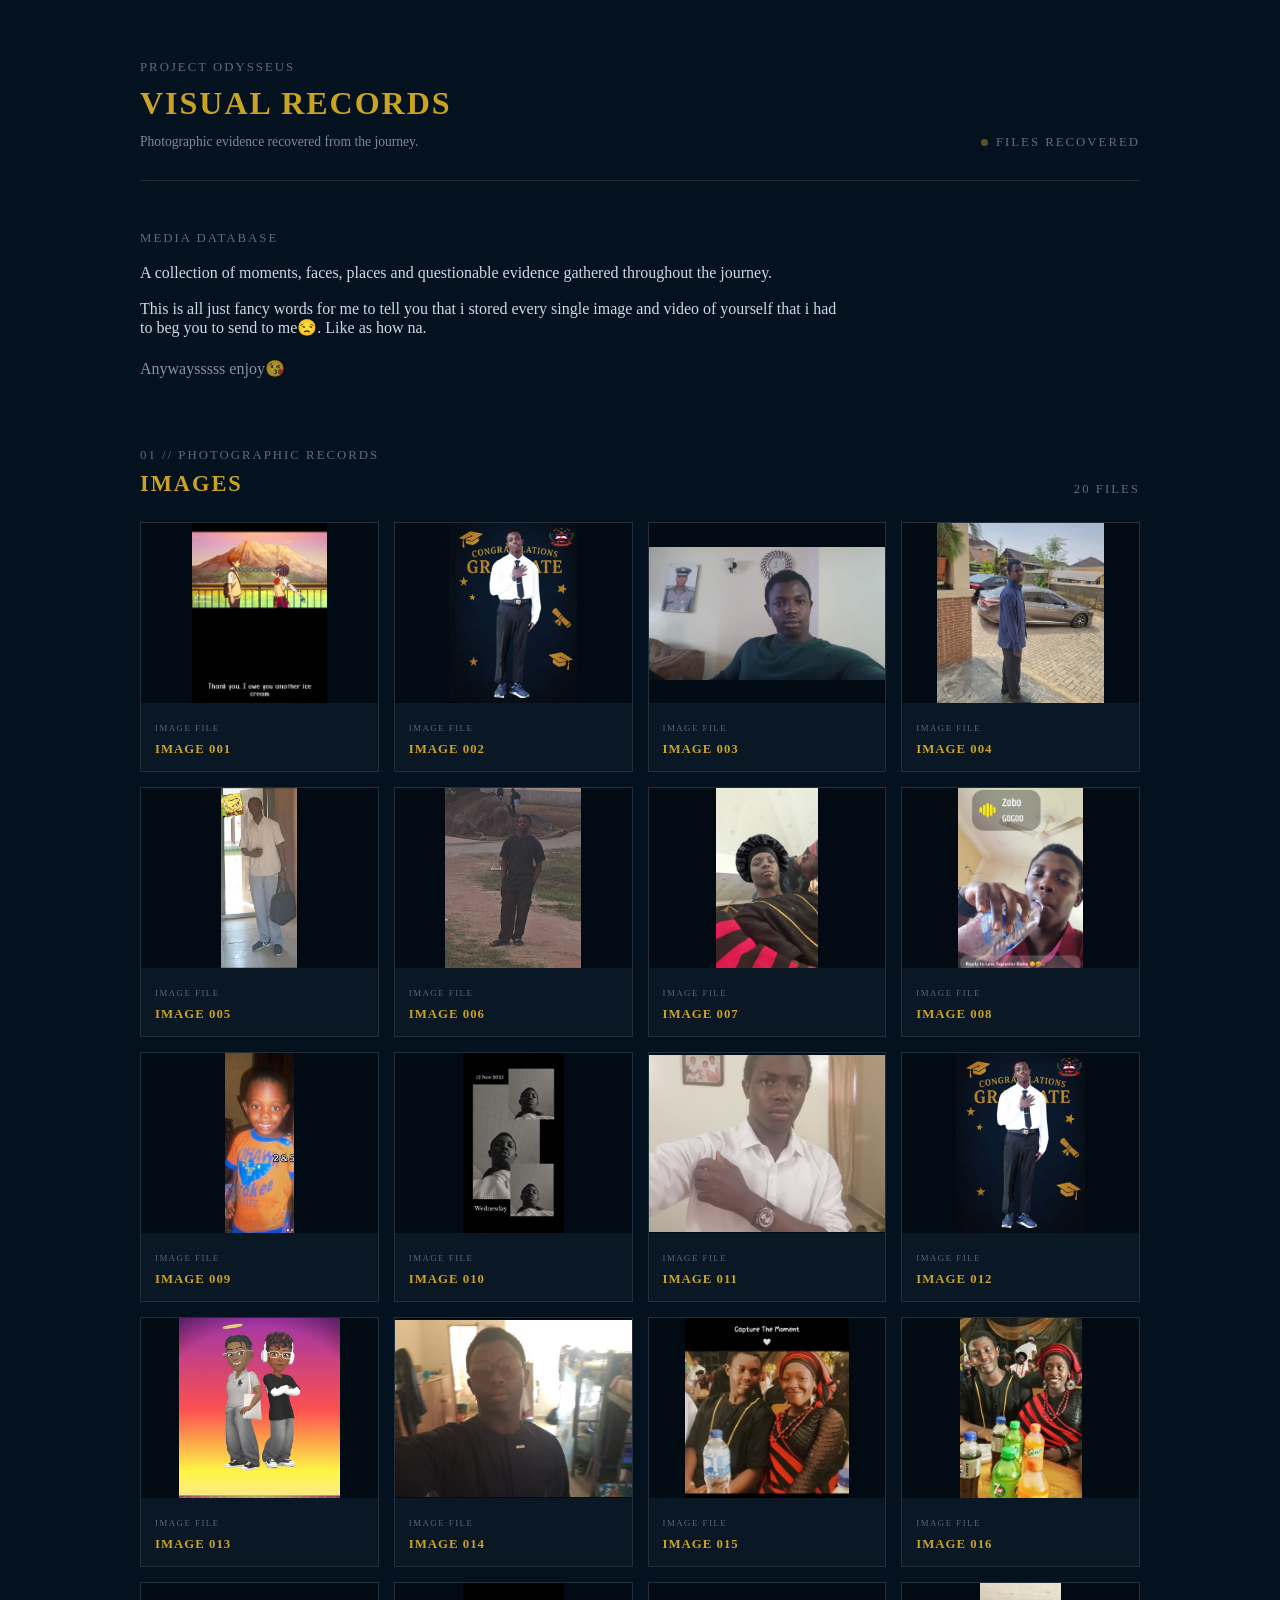
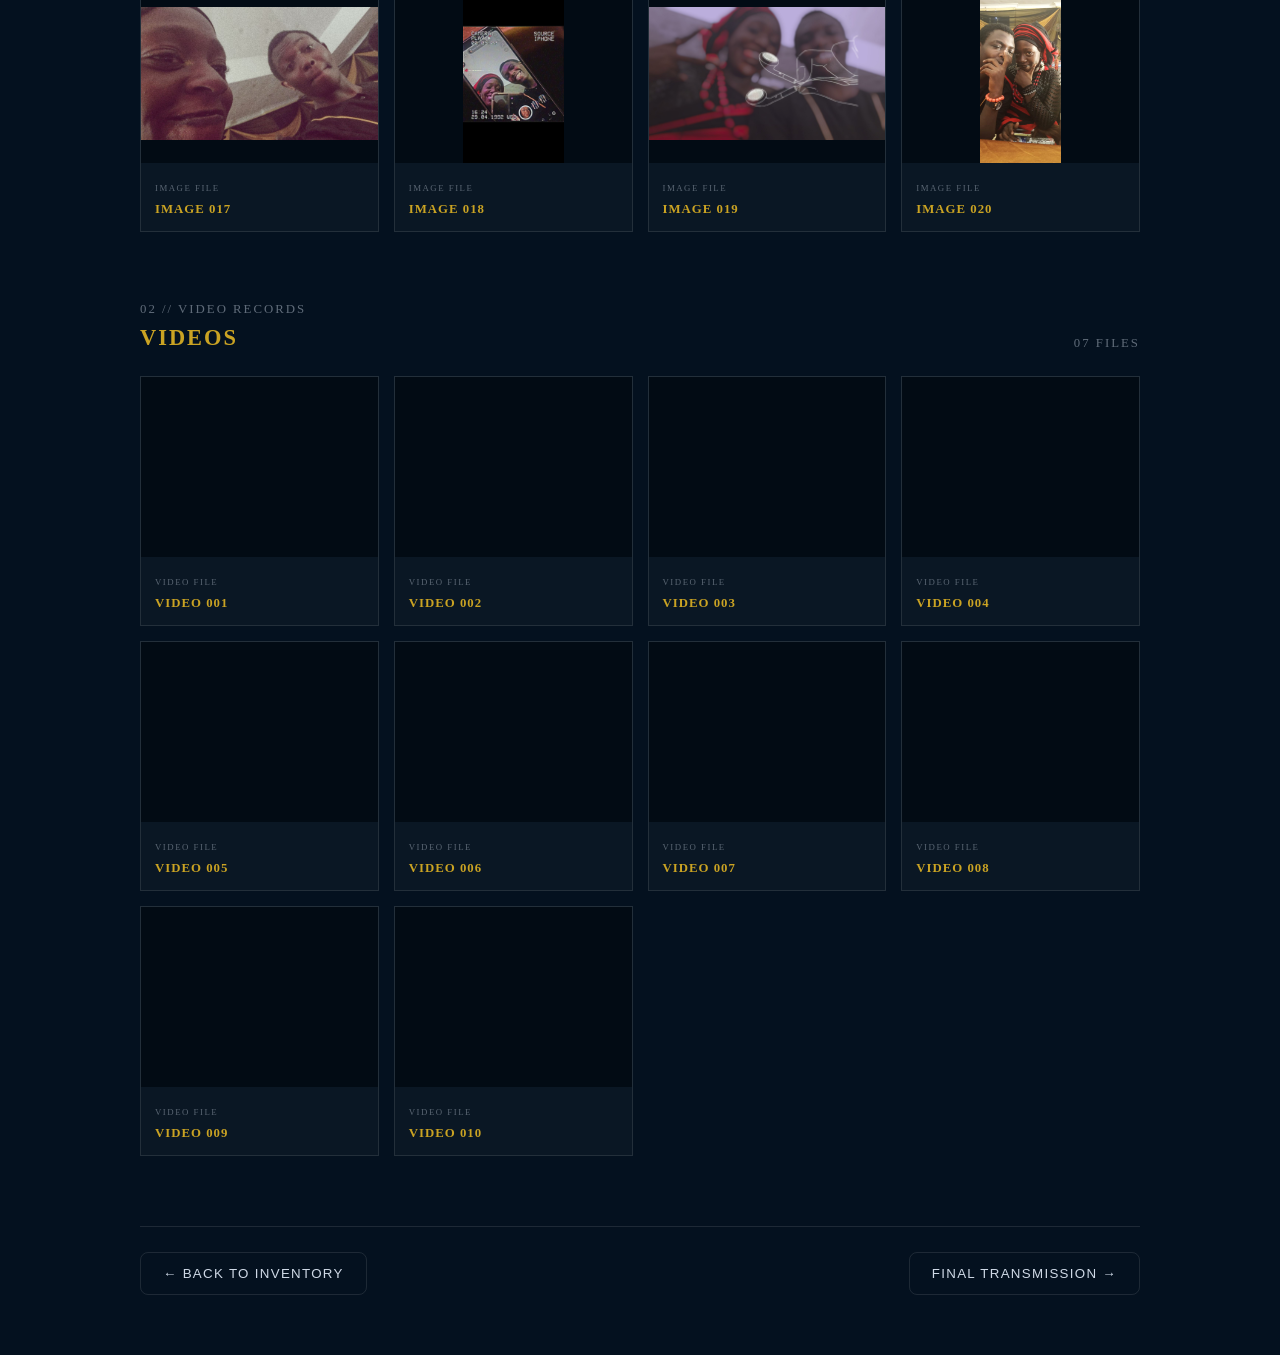
<file: visual.html>
<!DOCTYPE html>
<html lang="en">
<head>
    <meta charset="UTF-8">
    <meta name="viewport" content="width=device-width, initial-scale=1.0">
    <title>Visual Records</title>
    <link rel="stylesheet" href="visual.css">
</head>

<body>
    <main class="visual-records">
        <header class="records-header">
            <div>
                <p class="project-label">PROJECT ODYSSEUS</p>
                <h1>VISUAL RECORDS</h1>
                <p class="subtitle">Photographic evidence recovered from the journey.</p>
            </div>
            <div class="record-status">
                <span class="status-dot"></span>
                FILES RECOVERED
            </div>
        </header>
        <div class="divider"></div>
        <section class="records-intro">
            <p class="section-label">MEDIA DATABASE</p>
            <p>A collection of moments, faces, places and questionable evidence gathered throughout the journey.</p><br>
            <p>This is all just fancy words for me to tell you that i stored every single image and video of yourself that i had to beg you to send to me😒. Like as how na.</p><br>
            <p>Anywaysssss enjoy😘</p>
        </section>

        <section class="media-section">
            <div class="section-heading">
                <div>
                    <p class="section-label">01 // PHOTOGRAPHIC RECORDS</p>
                    <h2>IMAGES</h2>
                </div>
                <span>20 FILES</span>
            </div>

            <div class="media-grid" id="photoGrid"></div>
        </section>

        <section class="media-section">
            <div class="section-heading">
                <div>
                    <p class="section-label">02 // VIDEO RECORDS</p>
                    <h2>VIDEOS</h2>
                </div>
                <span>07 FILES</span>
            </div>

            <div class="media-grid" id="videoGrid"></div>
        </section>

        <footer class="records-footer">
            <button id="backBtn">← BACK TO INVENTORY</button>
            <button id="continueBtn">FINAL TRANSMISSION →</button>
        </footer>
    </main>

    <div class="media-viewer" id="mediaViewer">
        <button class="close-viewer" id="closeViewer">×</button>
        <div class="viewer-content" id="viewerContent"></div>
    </div>

    <script src="visual.js"></script>
</body>
</html>
</file>
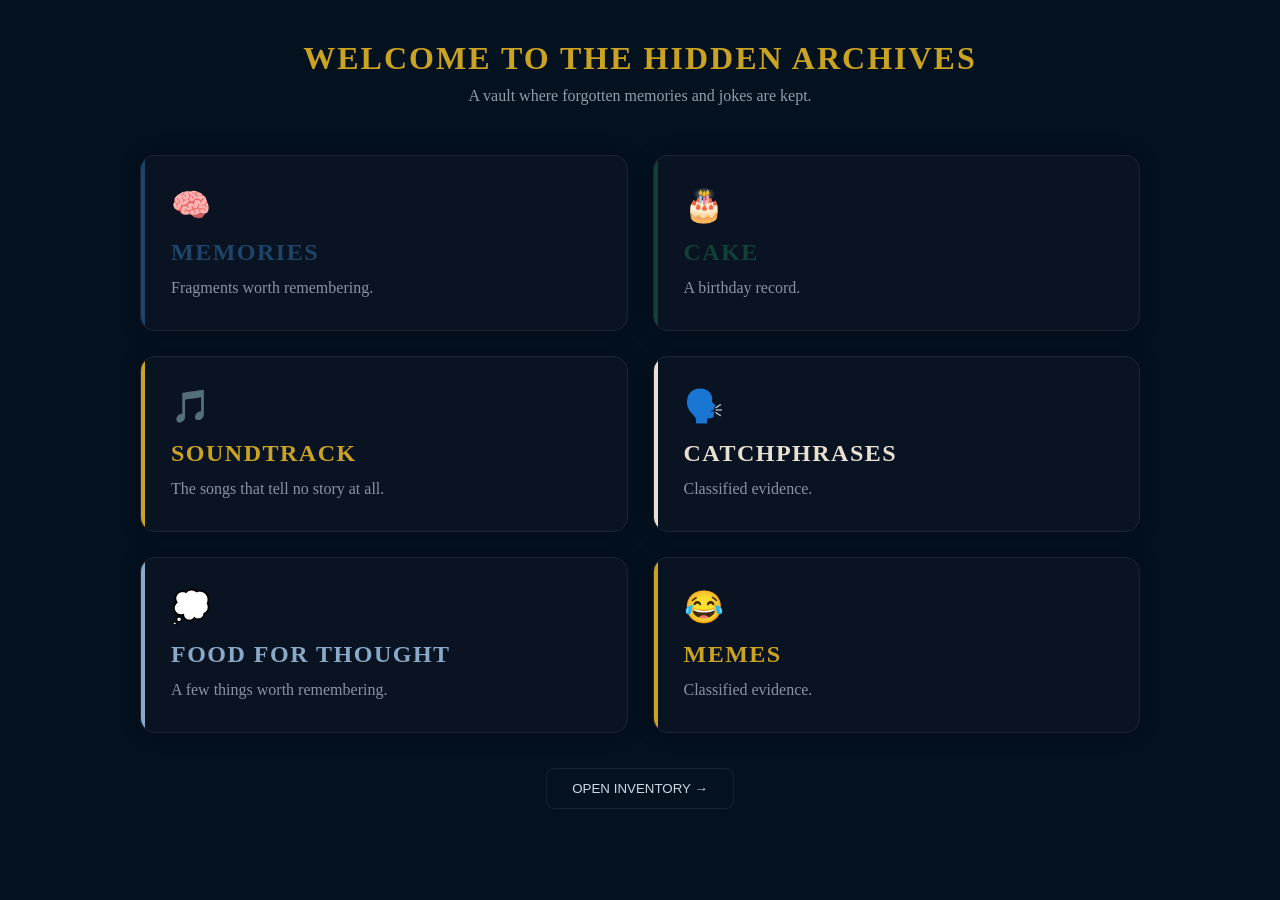
<file: CODE/hidden.html>
<!DOCTYPE html>
<html lang="en">
<head>
    <meta charset="UTF-8">
    <meta name="viewport" content="width=device-width, initial-scale=1.0">
    <title>The Hidden Archive</title>
    <link rel="stylesheet" href="hidden.css">
</head>

<body>
    <main class="archive">
        <div class="archive-home" id="archiveHome">
            <h1>WELCOME TO THE HIDDEN ARCHIVES</h1>
            <p class="archive-subtitle">A vault where forgotten memories and jokes are kept.</p>

            <section class="archive-grid">
                <div class="archive-card" id="memoriesCard">
                    <div class="archive-icon">🧠</div>
                    <h2>MEMORIES</h2>
                    <p>Fragments worth remembering.</p>
                </div>

                <div class="archive-card" id="cakeCard">
                    <div class="archive-icon">🎂</div>
                    <h2>CAKE</h2>
                    <p>A birthday record.</p>
                </div>

                <div class="archive-card" id="soundtrackCard">
                    <div class="archive-icon">🎵</div>
                    <h2>SOUNDTRACK</h2>
                    <p>The songs that tell no story at all.</p>
                </div>

                <div class="archive-card" id="catchphrasesCard">
                    <div class="archive-icon">🗣️</div>
                    <h2>CATCHPHRASES</h2>
                    <p>Classified evidence.</p>
                </div>

                <div class="archive-card" id="adviceCard">
                    <div class="archive-icon">💭</div>
                    <h2>FOOD FOR THOUGHT</h2>
                    <p>A few things worth remembering.</p>
                </div>

                <div class="archive-card" id="memesCard">
                    <div class="archive-icon">😂</div>
                    <h2>MEMES</h2>
                    <p>Classified evidence.</p>
                </div>
            </section>

            <div class="archive-navigation">
                <button class="back-button" id="inventoryBtn">OPEN INVENTORY →</button>
            </div>
        </div>

        <section class="archive-content" id="cakeContent">
            <div class="content-header">
                <span class="archive-icon">🎂</span>
                <h2>THE CAKE</h2>
                <p>A birthday record.</p>
            </div>

            <div class="cake-record">
                <div class="cake-image">
                    <img src="Memes/meme2.jpeg" alt="Birthday cake">
                </div>

                <div class="cake-info">
                    <h3>HAPPY BIRHDAY!!!!!!!</h3>
                    
                   <p>Today isn't just another day in the archive.</p>
                    
                   <p>It's your birthday.</p>
                    
                   <p>And somehow, after everything we've been through, I get to be here celebrating another year of you.</p>
                   <p>This is the second time I get to celebrate you on your birthday</p>
                   <p>So here it goes.....</p>
                    <P>Dear Joseph,</P>
                    <p>This is the first time I'm calling your name here all through😂.</p>
                    <p>Anyways</p>
                   <p> Happy birthday, Joseph. ❤️</p>
                   <p>Today is a very important day to me, because it's a special day for you. A day that you get to know how terribly important you are.
                    And how special you are. Although you are special everyday. Today is the one day I get to be incredibly dramatic and obnoxious about it. 
                    Just for the plot. And because I'm extra😉. Anyways, today is your birthday and I hope you truly understand how much of an amazing person you are.
                    I really don't know what to say whenever it comes to you..(But of course im still going to say a lot😂). I can't begin to find the words 
                    that would describe you in the way I would love. I'm not the most expressive person when it comes to feelings and shii("Said nonchalantly")
                    But I do hope you know I care about you. No matter how complicated or tensed things have been or may get, even if I don't say it, I've never
                    questioned whether I care about you (*I love you*) or not. Cuz I do and there's a terribly long list of things I love about you. I know I can be very over-stimulating and overwhelming at times, 
                    And I apologize for that. and I'm trying my best. To love you the way you should. I hope no one ever dulls anything
                    about you. You're a wonderful person, that somehow uses either Edo jazz or pure charisma to make all my friends like him. You have this feeling or should
                    I say aura that pulls people to you. You're a very softhearted person that loves making things for people around you and I love that. I could go
                    on and on but I want keep this letter from turning into an epistle.
                    <p>Today is your birthday, I pray that the good Lord gives you all the good things that the world has to offer in this new year of your life.
                       I pray that the Lord gives you the courage to pursue things that ae meant for you. May anything that's meant for you never pass you by.
                       I pray that this new age brings unexpected blessings, Peace, Happiness and great amounts of joy.
                       May you grow with More Wisdom and understanding.
                       May all your silent prayers and the prayers of your heart be answered.<br>Amen.
                    </p>

                   <p>And last but not at all the least. I know I annoy and tease you a lot and don't get me wrong I have no intention of stopping.
                    But I want you know that over and over and over again I choose you. No matter the department boy you see me talking to😂. I want you to know
                    That your always at the back of my mind. And I choose you no matter whatever petty fight that we have, no matter how loud my mind gets. Every single time.
                    Thank you. Thank you for choosing me and staying with me so far no matter how difficult things got. Thank you for being my safe place, 
                    a first experience and one of the best things that has happened to me. Especially since coming to Veritas
                   </p>
                    
                    <p>I hope 18 is good to you. I hope you get the things you've been working for, the opportunities you haven't even imagined
                    yet, and plenty of reasons to laugh along the way.</p>
                    
                    <p>Thank you for being you — the ridiculously calm, (very) occasionally  very annoying, genuinely funny person I've gotten to know.</p>
                    <br>
                    <p>Here's to Level 18.</p>
                    
                    <p>Happy birthday, Odysseus.</p>
                    
                     <p>— ARCHIVE RECORD COMPLETE.</p>
                </div>
            </div>

            <button class="back-button" id="backToArchiveFromCake">← BACK TO ARCHIVE</button>
        </section>

        <section class="archive-content" id="soundtrackContent">
            <div class="content-header">
                <span class="archive-icon">🎵</span>
                <h2>SOUNDTRACK</h2>
                <p>SONGS AT RANDOM.</p>
            </div>
        
            <div class="soundtrack-list">
        
                <div class="song-card">
                    <div>
                        <h3>TRACK 001</h3>
                        <h3>COURSE SELLER----ALEX SCHOR</h3>
                        <span class="song-note">A completely random choice. Obviously.</span>
                    </div>
                    <span class="play-icon">▶</span>
                </div>
        
                <div class="song-card">
                    <div>
                        <h3>TRACK 002</h3>
                        <h3>OPEN ARMS--------EPIC THE MUSICAL</h3>
                        <span class="song-note">Because it was an amazing song.</span>
                    </div>
                    <span class="play-icon">▶</span>
                </div>
        
                <div class="song-card">
                    <div>
                        <h3>TRACK 003</h3>
                        <h3>I LIKE ME BETTER------LAUV</h3>
                        <span class="song-note">This one just belongs here.</span>
                    </div>
                    <span class="play-icon">▶</span>
                </div>
        
                <div class="song-card">
                    <div>
                        <h3>TRACK 004</h3>
                        <h3>ROOMMATES------TODD MALCOLM</h3>
                        <span class="song-note">Cuz why wouldn't it be here.</span>
                    </div>
                    <span class="play-icon">▶</span>
                </div>
        
                <div class="song-card">
                    <div>
                        <h3>TRACK 005</h3>
                        <h3>TEENAGE DREAM------KATY PERRY</h3>
                        <span class="song-note">A little nostalgia never hurt anybody.</span>
                    </div>
                    <span class="play-icon">▶</span>
                </div>
        
                <div class="song-card">
                    <div>
                        <h3>TRACK 006</h3>
                        <h3>LOVE IN PARADISE----EPIC THE MUSICAL</h3>
                        <span class="song-note">You already know why this made the list.</span>
                    </div>
                    <span class="play-icon">▶</span>
                </div>
        
                <div class="song-card">
                    <div>
                        <h3>TRACK 007</h3>
                        <h3>SWEATER WEATHER</h3>
                        <p>THE NEIGHBOURHOOD</p>
                        <span class="song-note">The obligatory inclusion.</span>
                    </div>
                    <span class="play-icon">▶</span>
                </div>
        
                <div class="song-card">
                    <div>
                        <h3>TRACK 008</h3>
                        <h3>GIRLS----THE KID LAROI</h3>
                        <span class="song-note">Moving on...</span>
                    </div>
                    <span class="play-icon">▶</span>
                </div>
        
                <div class="song-card">
                    <div>
                        <h3>TRACK 009</h3>
                        <h3>PHONE NUMBERS------DOMINIC FIKE & KENNY BEATS</h3>
                        <span class="song-note">No explanation required.</span>
                    </div>
                    <span class="play-icon">▶</span>
                </div>
        
                <div class="song-card">
                    <div>
                        <h3>TRACK 010</h3>
                        <h3>BABYDOLL-----DOMINIC FIKE</h3>
                        <span class="song-note">Another one for the archives.</span>
                    </div>
                    <span class="play-icon">▶</span>
                </div>
        
                <div class="song-card">
                    <div>
                        <h3>TRACK 011</h3>
                        <h3>HELLO MISS JOHNSON------JACK HARLOW</h3>
                        <span class="song-note">Because yes.</span>
                    </div>
                    <span class="play-icon">▶</span>
                </div>
        
                <div class="song-card">
                    <div>
                        <h3>TRACK 012</h3>
                        <h3>YOUR IDOL-----SAJA BOYS</h3>
                        <span class="song-note">Don't deny this.</span>
                    </div>
                    <span class="play-icon">▶</span>
                </div>
        
                <div class="song-card">
                    <div>
                        <h3>TRACK 013</h3>
                        <h3>GIGOLO------BBNO$</h3>
                        <span class="song-note">You know what you are.</span>
                    </div>
                    <span class="play-icon">▶</span>
                </div>
        
                <div class="song-card">
                    <div>
                        <h3>TRACK 014</h3>
                        <h3>ROMANTIC HOMICIDE-----D4VD</h3>
                        <span class="song-note">I don't like him. But apparently you do.</span>
                    </div>
                    <span class="play-icon">▶</span>
                </div>
        
                <div class="song-card">
                    <div>
                        <h3>TRACK 015</h3>
                        <h3>HOMEWRECKER------SOMBR</h3>
                        <span class="song-note">He sounds nice, why not.</span>
                    </div>
                    <span class="play-icon">▶</span>
                </div>
        
                <div class="song-card">
                    <div>
                        <h3>TRACK 016</h3>
                        <h3>GOOD 4 U----OLIVIA RODRIGO</h3>
                        <span class="song-note">We definitely needed some chaos in here.</span>
                    </div>
                    <span class="play-icon">▶</span>
                </div>
        
                <div class="song-card">
                    <div>
                        <h3>TRACK 017</h3>
                        <h3>ME & U----TEMS</h3>
                        <span class="song-note">Just vibes.</span>
                    </div>
                    <span class="play-icon">▶</span>
                </div>
        
                <div class="song-card">
                    <div>
                        <h3>TRACK 018</h3>
                        <h3>JANE!-----THE LONG FACES</h3>
                        <span class="song-note">You like this a lot.</span>
                    </div>
                    <span class="play-icon">▶</span>
                </div>
        
                <p class="soundtrack-ending">
                    I COULD'VE GONE A LOT FARTHER.<br>
                    BUT LET'S PAUSE HERE AND MOVE ON 😉
                </p>
        
            </div>
        
            <button class="back-button" id="backToArchiveFromSoundtrack">
                ← BACK TO ARCHIVE
            </button>
        </section>

        <section class="archive-content" id="memoriesContent">
            <div class="content-header">
                <span class="archive-icon">🧠</span>
                <h2>MEMORIES</h2>
                <p>Fragments worth remembering.</p>
            </div>

            <div class="memory-list">
                <div class="memory-card" id="memory1">
                    <h3>MEMORY 001</h3>
                    <p>Access recovered memory.</p>
                    <span>ACCESS MEMORY →</span>
                </div>

                <div class="memory-card" id="memory2">
                    <h3>MEMORY 002</h3>
                    <p>Access recovered memory.</p>
                    <span>ACCESS MEMORY →</span>
                </div>

                <div class="memory-card" id="memory3">
                    <h3>MEMORY 003</h3>
                    <p>Access recovered memory.</p>
                    <span>ACCESS MEMORY →</span>
                </div>

                <div class="memory-card" id="memory4">
                    <h3>MEMORY 004</h3>
                    <p>Access recovered memory.</p>
                    <span>ACCESS MEMORY →</span>
                </div>

                <div class="memory-card" id="memory5">
                    <h3>MEMORY 005</h3>
                    <p>Access recovered memory.</p>
                    <span>ACCESS MEMORY →</span>
                </div>
            </div>

            <button class="back-button" id="backToArchive">← BACK TO ARCHIVE</button>
        </section>

        <section class="memory-file" id="memoryFile">
            <div class="file-header">
                <span>ARCHIVE FILE // 001</span>
                <span>RECOVERED</span>
            </div>

            <h2>Meeting Odysseus</h2>
            <div class="file-line"></div>
            <div class="memory-status" id="memoryStatus">RECOVERING FILE...</div>

            <article class="memory-text" id="memoryText">
                <p>It was supposed to start with indomie.</p>
                <p>I was minding my own business, reconnecting with an old classmate, when the conversation somehow
                    turned to university. I told him where I was going, and apparently that was enough information for
                    him to announce my arrival to half our old classmates.</p>
                <p>Suddenly, people I apparently had added on Snapchat were popping up in my messages. And then one
                    particularly bold person asked if I wanted to meet up at an Indomie joint.</p>
                <p>There was just one problem.</p>
                <p>It was night.</p>
                <p>And at the time, I was very much operating under the rule that I simply did not go out at night. So,
                    as politely as possible, I declined and explained that I didn't really come out at night.</p>
                <p>Instead of taking it personally, he simply suggested another option: meeting at the chapel before
                    orientation, since orientation was being held there.</p>
                <p>And that was how we actually met.</p>
                <p>It was a little awkward at first. I met some of our other classmates, and he was exactly what I would
                    later come to know him as: cool, calm, suspiciously calm, collected, and genuinely funny.</p>
                <p>Eventually, I excused myself to meet up with my friends for orientation. Before I left, he asked if
                    we could meet up another time.</p>
                <p>I said sure.</p>
                <p>And somehow, that little "sure" became the beginning of a much longer story.</p>
            </article>

            <div class="memory-end">
                <span>END OF RECORD</span>
                <span>001</span>
            </div>

            <button class="back-button" id="backToMemories">← BACK TO MEMORIES</button>
        </section>

        <section class="memory-file" id="memoryFile2">
            <div class="file-header">
                <span>ARCHIVE FILE // 002</span>
                <span>RECOVERED</span>
            </div>
        
            <h2>Getting to Know You</h2>
            <div class="file-line"></div>
            <div class="memory-status" id="memoryStatus2">RECOVERING FILE...</div>
        
            <article class="memory-text" id="memoryText2">
                <p>It was strange how familiar you felt.</p>
        
                <p>
                    We had technically just met, but talking to you never really felt like
                    talking to someone I had just met. Maybe it was because we had crossed
                    paths before, back in secondary school, even if only briefly. Maybe we
                    simply clicked. Whatever it was, talking to you came easily.
                </p>
        
                <p>
                    There wasn't much of that awkwardness that usually comes with getting
                    to know someone. We talked easily. We related to each other a lot.
                    And somehow, I never felt like I had to constantly worry about being
                    judged for the things I said.
                </p>
        
                <p>
                    You were patient with me in ways I didn't expect. You somehow had this
                    weird ability to take and handle all my emotions, let me feel whatever I needed
                    to feel, and then calm me down anyway.
                </p>
        
                <p>
                    You made me feel more free with someone I had just met than I had ever
                    really felt before.
                </p>        
                <p>
                    You even got me comfortable with calls, which is honestly impressive
                    considering I have always been very much a text person.
                </p>        
                <p>
                    You were just different, not wildly, just distinguishable.
                </p>        
                <p>
                    Before long, I got used to meeting up with you in the evenings just to
                    talk. We'd talk about adjusting to a completely new environment,
                    everything changing incredibly fast, and all the things we never
                    expected before coming to Veritas.
                </p>        
                <p>
                    We were both trying to figure things out in our own ways, and somehow,
                    those conversations made everything feel a little easier.
                </p>
                <p>
                    Looking back, I think that was when I really started getting used to
                    having you around.
                </p>
            </article>
        
            <div class="memory-end">
                <span>END OF RECORD</span>
                <span>002</span>
            </div>
        
            <button class="back-button" id="backToMemories2">← BACK TO MEMORIES</button>
        </section>

        <section class="memory-file" id="memoryFile3">
            <div class="file-header">
                <span>ARCHIVE FILE // 003</span>
                <span>RECOVERED</span>
            </div>
        
            <h2>When Things Started to Change</h2>
            <div class="file-line"></div>
            <div class="memory-status" id="memoryStatus3">RECOVERING FILE...</div>
        
            <article class="memory-text" id="memoryText3">
                <p>It was a very ordinary day.</p>
        
                <p>
                    Nothing particularly special was happening. I was in my room in the
                    hostel, doing whatever the hell I was doing, completely unaware that
                    anything was about to change.
                </p>
        
                <p>
                    Then your text came up.
                </p>
        
                <p>
                    And somehow, I found myself smiling.
                </p>
        
                <p>
                    Why?
                </p>
        
                <p>
                    I genuinely had no idea.
                </p>
        
                <p>
                    You know very well that I don't process emotions the way you do. It
                    takes me time. A lot of time, sometimes. So the fact that I was just
                    sitting there smiling at my phone because of a text from you should
                    probably have been my first warning.
                </p>        
                <p>
                    <strong>"It was at that moment, I knew I was finished."</strong>
                </p>        
                <p>
                    Looking back, that line was probably more accurate than either of us
                    realized.
                </p>        
                <p>
                    We met up later that week, or sometime around then, and I guess I
                    agreed to whatever was happening between us. Although, to this day,
                    I still belive that you used Edo people jazz.
                </p>
        
                <p>
                    Whatever you did, it eventually wore off.
                </p>
        
                <p>
                    But by then, it didn't really matter.
                </p>
        
                <p>
                    I liked where I was.
                </p>
                <p>
                    I was with you.
                </p>        
                <p>
                    Things happened. Time passed. And somewhere along the way, what had
                    started so casually became something more serious.
                </p>        
                <p>
                    Of course, it wasn't all perfect. We had our little fights here and
                    there. There were days when I know I overwhelmed you with the things
                    I said. Days when I probably tested your patience a little too much,
                    especially with the parties I absolutely refused to attend.
                </p>        
                <p>
                    And you piss me off too. A lot, actually.
                </p>        
                <p>
                    But somehow, even with all of that, you never made me feel like I was
                    too much.
                </p>        
                <p>
                    You made room for all the complicated parts of me, even on the days
                    when I probably made that very difficult.
                </p>
                <p>
                    And I guess that's one of the things I appreciate most.
                </p>        
                <p>
                    Because despite the arguments, the misunderstandings, the moments
                    where we annoy each other and everything else that comes with us,
                    I wouldn't have it any other way.
                </p>        
                <p>
                    For no particular reason at all.
                </p>
            </article>
        
            <div class="memory-end">
                <span>END OF RECORD</span>
                <span>003</span>
            </div>
        
            <button class="back-button" id="backToMemories3">← BACK TO MEMORIES</button>
        </section>

        <section class="memory-file" id="memoryFile4">
            <div class="file-header">
                <span>ARCHIVE FILE // 004</span>
                <span>RECOVERED</span>
            </div>
        
            <h2>The Chaos</h2>
            <div class="file-line"></div>
        
            <div class="memory-status" id="memoryStatus4">RECOVERING FILE...</div>
        
            <article class="memory-text" id="memoryText4">
                <p>
                    We've had our fair share of petty fights and little arguments.
                </p>        
                <p>
                    Like laughing by the roadside over absolutely nothing. You watching
                    me randomly dance at the side of the road and then pretending you
                    didn't know me. Us mistakenly hugging people we thought we knew
                    because they looked like someone else.
                </p>
        
                <p>
                    There was also the countless times we'd sit around ranting about our
                    arch nemeses and the supposed causes of our deteriorating mental
                    health: Mr. Isioma and Mr. Vincent. 😂
                </p>
        
                <p>
                    Looking back, it's funny how many random moments we've managed to
                    collect along the way. Nothing particularly grand or planned. Just
                    little moments that somehow became memories.
                </p>
        
                <p>
                    We've sincerely gone through a lot in Veritas.
                </p>
            </article>
        
            <div class="memory-end">
                <span>END OF RECORD</span>
                <span>004</span>
            </div>
        
            <button class="back-button" id="backToMemories4">← BACK TO MEMORIES</button>
        </section>

        <section class="memory-file" id="memoryFile5">
            <div class="file-header">
                <span>ARCHIVE FILE // 005</span>
                <span>RECOVERED</span>
            </div>
        
            <h2>The Story So Far</h2>
            <div class="file-line"></div>
        
            <div class="memory-status" id="memoryStatus5">RECOVERING FILE...</div>
        
            <article class="memory-text" id="memoryText5">
                <p>By this time last year if anyone had told me that I'd be dating someone. I would've said the person was crazy.</p>
                <p>But here I am...</p>

                <p>It's been a hell of an experience with you.</p>
                
               <p>Not perfect. Not always easy.</p>
                
               <p>But real.</p>

               <p>Our dynamic has changed over time...</p>

               <p>Not in a bad way.</p>

               <p>In a simple maturing and understanding way.</p>
                
                <p>And somehow, through all the chaos, the arguments, the laughter, the late conversations and all the things we never
                could have planned for, I'm glad it was you I got to experience it with.</p>
                
                <p>And if this is only the story so far...</p>
                
                <p>I think we've got a pretty good one.</p>
            </article>
        
            <div class="memory-end">
                <span>END OF RECORD</span>
                <span>005</span>
            </div>
        
            <button class="back-button" id="backToMemories5">← BACK TO MEMORIES</button>
        </section>

        <section class="archive-content" id="catchphrasesContent">
            <div class="content-header">
                <span class="archive-icon">🗣️</span>
                <h2>CATCHPHRASES</h2>
                <p>Things you say very often. At times cuz of me 😂</p>
            </div>
        
            <div class="catchphrase-list">
        
                <div class="catchphrase-card phrase-gold">
                    <span>PHRASE 001 // FREQUENCY: VERY HIGH</span>
                    <p>UGHHHH!!!! 😒</p>
                </div>
        
                <div class="catchphrase-card phrase-blue">
                    <span>PHRASE 002 // FREQUENCY: HIGH</span>
                    <p>KAI KAI KAI.</p>
                </div>
        
                <div class="catchphrase-card phrase-green">
                    <span>PHRASE 003 // HEAD RISING IN SIZE</span>
                    <p>I BADDD!!!! 😏</p>
                </div>
        
                <div class="catchphrase-card phrase-milk">
                    <span>PHRASE 004 // RECORDED FREQUENTLY</span>
                    <p>YOU'RE WHINING ME.</p>
                </div>
        
                <div class="catchphrase-card phrase-gold">
                    <span>PHRASE 005 // DIGITAL BEHAVIOUR</span>
                    <p>PLS NOT VIEW ONCE.</p>
                </div>
        
                <div class="catchphrase-card phrase-blue">
                    <span>PHRASE 006 // NO COMMENT</span>
                    <p>NOW I'M NERDING OUT.</p>
                </div>
        
                <div class="catchphrase-card phrase-green">
                    <span>PHRASE 007 // INTENT UNCLEAR</span>
                    <p>I'M JUST MESSING AROUND.</p>
                </div>
        
                <div class="catchphrase-card phrase-milk">
                    <span>PHRASE 008 // THREAT: FRIENDZONING</span>
                    <p>E GO BE NA MY GUY.</p>
                </div>
        
                <div class="catchphrase-card phrase-gold">
                    <span>PHRASE 009 // FREQUENCY: HIGH</span>
                    <p>HABA NA.</p>
                </div>
        
                <div class="catchphrase-card phrase-blue">
                    <span>PHRASE 010 // </span>
                    <p>YOU SEE THE THING EHN.</p>
                </div>
        
                <div class="catchphrase-card phrase-green">
                    <span>PHRASE 011 // STANDARD RESPONSE</span>
                    <p>NOTHING REALLY.</p>
                </div>
        
                <div class="catchphrase-card phrase-milk">
                    <span>PHRASE 012 // NEXT LEVEL SARCASM</span>
                    <p>OH HOW NICE.</p>
                </div>
        
                <div class="catchphrase-card phrase-gold">
                    <span>PHRASE 013 // FRUSTRATION DETECTED</span>
                    <p>OH GOD THIS GIRL.</p>
                </div>
        
                <div class="catchphrase-card phrase-blue">
                    <span>PHRASE 014 // HISTORICAL RECORD</span>
                    <p>YOU BADETH INDEED.</p>
                </div>
        
                <div class="catchphrase-card phrase-green">
                    <span>PHRASE 015 // NONCHALANCE DETECTED</span>
                    <p>ON SOME NONCHALANT TYPE SHII.😏</p>
                </div>
        
                <div class="catchphrase-card phrase-milk">
                    <span>PHRASE 016 // FREQUENCY: HIGH</span>
                    <p>HABA MA NATA.</p>
                </div>
        
                <div class="catchphrase-card phrase-gold">
                    <span>PHRASE 017 // EGO DETECTED</span>
                    <p>ON SOME KING OF THE JUNGLE TYPE SHII.😏</p>
                </div>
        
                <div class="catchphrase-card phrase-blue">
                    <span>PHRASE 018 // EMERGENCY PROTOCOL</span>
                    <p>ABEG ABEG ABEG 😒!!!</p>
                </div>
        
            </div>
        
            <button class="back-button" id="backToArchiveFromCatchphrases">
                ← BACK TO ARCHIVE
            </button>
        </section>
        <section class="archive-content" id="adviceContent">
            <div class="content-header">
                <span class="archive-icon">💭</span>
                <h2>FOOD FOR THOUGHT</h2>
                <p>A few things worth remembering.</p>
            </div>

            <div class="advice-list">
                <div class="advice-card">
                    <span>NOTE 001</span>
                    <p>You don't need to have everything figured out right now.</p>
                    <p>I know you a lot of time you feel pushed to have a source of income right now, cuz a lot of times you'll see guys
                        talking about one or two that they're doing. But you'll be fine. I know you will. Don't try to force anything on
                        yourself before its time. Don't feel like you need to be doing everything. To show that you're growing.<br>
                        You're doing perfectly fine. Better than most.
                    </p>
                </div>

                <div class="advice-card">
                    <span>NOTE 002</span>
                    <p>Take your work seriously. Take yourself seriously. But please don't take everything seriously and forget to live.</p>
                    <p>Life is good. And it keeps getting Better. Why should you be stressed when you serve a God that created all the seasons.</p>
                </div>

                <div class="advice-card">
                    <span>NOTE 003</span>
                    <p>Don't be scared to try something and look stupid for a little while. That's literally how you get good at things.<br>
                    cuz I mean you look stupid half the time😂. (I'm messing around)</p>
                </div>

                <div class="advice-card">
                    <span>NOTE 004</span>
                    <p>Keep being curious. It's one of the things I genuinely like about you.</p>
                </div>

                <div class="advice-card">
                    <span>NOTE 005</span>
                    <p>And please, for the love of God, rest sometimes. You are not a machine. 😭.</p>
                </div>

                <div class="advice-card">
                    <span>NOTE 006</span>
                    <p>Don't lose the softer parts of yourself just because the world tells you to be tough.<br>
                    Don't become so focused on becoming "somebody" that you forget to actually be somebody.</p>
                </div>

                <div class="advice-card">
                    <span>NOTE 007</span>
                    <p>Eat something before you start acting like the world is against you.<br>
                    Chisos Joseph please eat. Don't tell me that you forgot😭</p>
                </div>

                <div class="advice-card">
                    <span>NOTE 008</span>
                    <p>You don't always have to win the argument. Sometimes just let me be right.💀</p>
                </div>

                <div class="advice-card">
                    <span>NOTE 009</span>
                    <p>Keep your people close. The right ones make difficult seasons a lot easier..</p>
                </div>

                <div class="advice-card">
                    <span>BONUS NOTE</span>
                    <p> PRAY. Praying isnt thehard part really. Being consistent is. It's not easy to stay consistent with anythin. But you have to pray
                        I'm not saying you don't pray. I'm just saying you shouldn't forget. and even if its just a sincee sign of the cross and an Our father.
                        I don't always pray. I forget too. I try. You try. But we could always do better.<br> And also #GoForMass        </p>
                </div>

                <p>ARCHIVE NOTE:<br>
                    Some things aren't meant to be instructions. They're just reminders.</p>
            </div>
            

            <button class="back-button" id="backToArchiveFromAdvice">← BACK TO ARCHIVE</button>
        </section>

        <section class="archive-content" id="memesContent">
            <div class="content-header">
                <span class="archive-icon">😂</span>
                <h2>MEMES</h2>
                <p>Classified evidence. Unfortunately, there is quite a lot of it.</p>
            </div>
        
            <div class="meme-list">
        
                <div class="meme-card meme-gold">
                    <div class="meme-meta">
                        <span>MEME 001</span>
                        <span>CLASSIFIED</span>
                    </div>
                    <img src="Memes/meme1.jpeg" alt="Meme 001">
                    <p>Evidence recovered.</p>
                </div>
        
                <div class="meme-card meme-blue">
                    <div class="meme-meta">
                        <span>MEME 002</span>
                        <span>CLASSIFIED</span>
                    </div>
                    <img src="Memes/meme2.jpeg" alt="Meme 002">
                    <p>Evidence recovered.</p>
                </div>
        
                <div class="meme-card meme-green">
                    <div class="meme-meta">
                        <span>MEME 003</span>
                        <span>CLASSIFIED</span>
                    </div>
                    <img src="Memes/meme3.jpeg" alt="Meme 003">
                    <p>Evidence recovered.</p>
                </div>
        
                <div class="meme-card meme-milk">
                    <div class="meme-meta">
                        <span>MEME 004</span>
                        <span>CLASSIFIED</span>
                    </div>
                    <img src="Memes/meme4.jpeg" alt="Meme 004">
                    <p>Evidence recovered.</p>
                </div>
        
                <div class="meme-card meme-gold">
                    <div class="meme-meta">
                        <span>MEME 005</span>
                        <span>CLASSIFIED</span>
                    </div>
                    <img src="Memes/meme5.jpeg" alt="Meme 005">
                    <p>Evidence recovered.</p>
                </div>
        
                <div class="meme-card meme-blue">
                    <div class="meme-meta">
                        <span>MEME 006</span>
                        <span>CLASSIFIED</span>
                    </div>
                    <img src="Memes/meme6.jpeg" alt="Meme 006">
                    <p>Evidence recovered.</p>
                </div>
        
                <div class="meme-card meme-green">
                    <div class="meme-meta">
                        <span>MEME 007</span>
                        <span>CLASSIFIED</span>
                    </div>
                    <img src="Memes/meme7.jpeg" alt="Meme 007">
                    <p>Evidence recovered.</p>
                </div>
        
                <div class="meme-card meme-milk">
                    <div class="meme-meta">
                        <span>MEME 008</span>
                        <span>CLASSIFIED</span>
                    </div>
                    <img src="Memes/meme8.jpeg" alt="Meme 008">
                    <p>Evidence recovered.</p>
                </div>
        
                <div class="meme-card meme-gold">
                    <div class="meme-meta">
                        <span>MEME 009</span>
                        <span>CLASSIFIED</span>
                    </div>
                    <img src="Memes/meme9.jpeg" alt="Meme 009">
                    <p>Evidence recovered.</p>
                </div>
        
                <div class="meme-card meme-blue">
                    <div class="meme-meta">
                        <span>MEME 010</span>
                        <span>CLASSIFIED</span>
                    </div>
                    <img src="Memes/meme10.jpeg" alt="Meme 010">
                    <p>Evidence recovered.</p>
                </div>
        
                <div class="meme-card meme-green">
                    <div class="meme-meta">
                        <span>MEME 011</span>
                        <span>CLASSIFIED</span>
                    </div>
                    <img src="Memes/meme11.jpeg" alt="Meme 011">
                    <p>Evidence recovered.</p>
                </div>
        
                <div class="meme-card meme-milk">
                    <div class="meme-meta">
                        <span>MEME 012</span>
                        <span>CLASSIFIED</span>
                    </div>
                    <img src="Memes/meme12.jpeg" alt="Meme 012">
                    <p>Evidence recovered.</p>
                </div>
        
                <div class="meme-card meme-gold">
                    <div class="meme-meta">
                        <span>MEME 013</span>
                        <span>CLASSIFIED</span>
                    </div>
                    <img src="Memes/meme13.jpeg" alt="Meme 013">
                    <p>Evidence recovered.</p>
                </div>
        
                <div class="meme-card meme-blue">
                    <div class="meme-meta">
                        <span>MEME 014</span>
                        <span>CLASSIFIED</span>
                    </div>
                    <img src="Memes/meme14.jpeg" alt="Meme 014">
                    <p>Evidence recovered.</p>
                </div>
        
                <div class="meme-card meme-green">
                    <div class="meme-meta">
                        <span>MEME 015</span>
                        <span>CLASSIFIED</span>
                    </div>
                    <img src="Memes/meme15.jpeg" alt="Meme 015">
                    <p>Evidence recovered.</p>
                </div>
        
                <div class="meme-card meme-milk">
                    <div class="meme-meta">
                        <span>MEME 016</span>
                        <span>CLASSIFIED</span>
                    </div>
                    <img src="Memes/meme16.jpeg" alt="Meme 016">
                    <p>Evidence recovered.</p>
                </div>
        
                <div class="meme-card meme-gold">
                    <div class="meme-meta">
                        <span>MEME 017</span>
                        <span>CLASSIFIED</span>
                    </div>
                    <img src="Memes/meme17.jpeg" alt="Meme 017">
                    <p>Evidence recovered.</p>
                </div>
        
                <div class="meme-card meme-blue">
                    <div class="meme-meta">
                        <span>MEME 018</span>
                        <span>CLASSIFIED</span>
                    </div>
                    <img src="Memes/meme18.jpeg" alt="Meme 018">
                    <p>Evidence recovered.</p>
                </div>
        
                <div class="meme-card meme-green">
                    <div class="meme-meta">
                        <span>MEME 019</span>
                        <span>CLASSIFIED</span>
                    </div>
                    <img src="Memes/meme19.jpeg" alt="Meme 019">
                    <p>Evidence recovered.</p>
                </div>
        
                <div class="meme-card meme-milk">
                    <div class="meme-meta">
                        <span>MEME 020</span>
                        <span>CLASSIFIED</span>
                    </div>
                    <img src="Memes/meme20.jpeg" alt="Meme 020">
                    <p>Evidence recovered.</p>
                </div>
        
                <div class="meme-card meme-gold">
                    <div class="meme-meta">
                        <span>MEME 021</span>
                        <span>CLASSIFIED</span>
                    </div>
                    <img src="Memes/meme21.jpeg" alt="Meme 021">
                    <p>Evidence recovered.</p>
                </div>
        
                <div class="meme-card meme-blue">
                    <div class="meme-meta">
                        <span>MEME 022</span>
                        <span>CLASSIFIED</span>
                    </div>
                    <img src="Memes/meme22.jpeg" alt="Meme 022">
                    <p>Evidence recovered.</p>
                </div>
        
                <div class="meme-card meme-green">
                    <div class="meme-meta">
                        <span>MEME 023</span>
                        <span>CLASSIFIED</span>
                    </div>
                    <img src="Memes/meme23.jpeg" alt="Meme 023">
                    <p>Evidence recovered.</p>
                </div>
        
                <div class="meme-card meme-milk">
                    <div class="meme-meta">
                        <span>MEME 024</span>
                        <span>CLASSIFIED</span>
                    </div>
                    <img src="Memes/meme24.jpeg" alt="Meme 024">
                    <p>Evidence recovered.</p>
                </div>
        
                <div class="meme-card meme-gold">
                    <div class="meme-meta">
                        <span>MEME 025</span>
                        <span>CLASSIFIED</span>
                    </div>
                    <img src="Memes/meme25.jpeg" alt="Meme 025">
                    <p>Evidence recovered.</p>
                </div>
        
            </div>
        
            <button class="back-button" id="backToArchiveFromMemes">
                ← BACK TO ARCHIVE
            </button>
        </section>
    </main>

    <script src="hidden.js"></script>
</body>

</html>
</file>
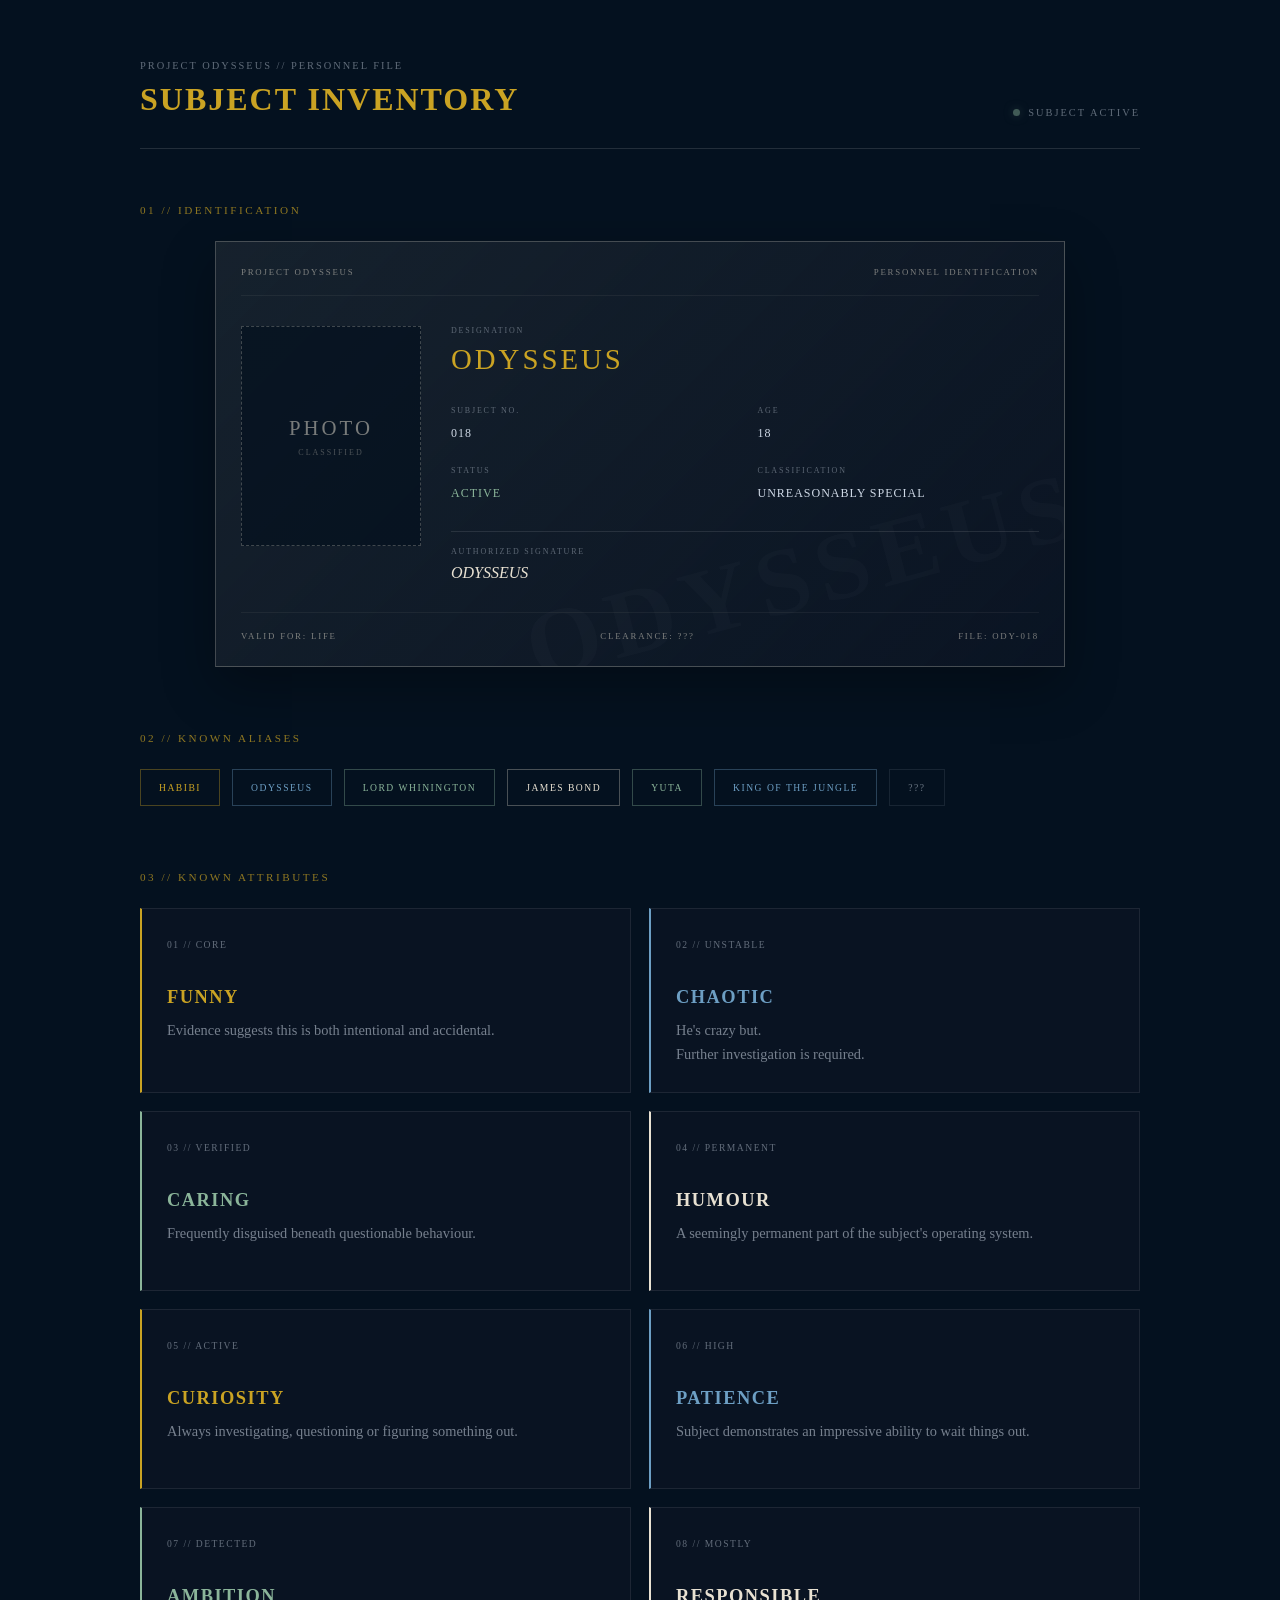
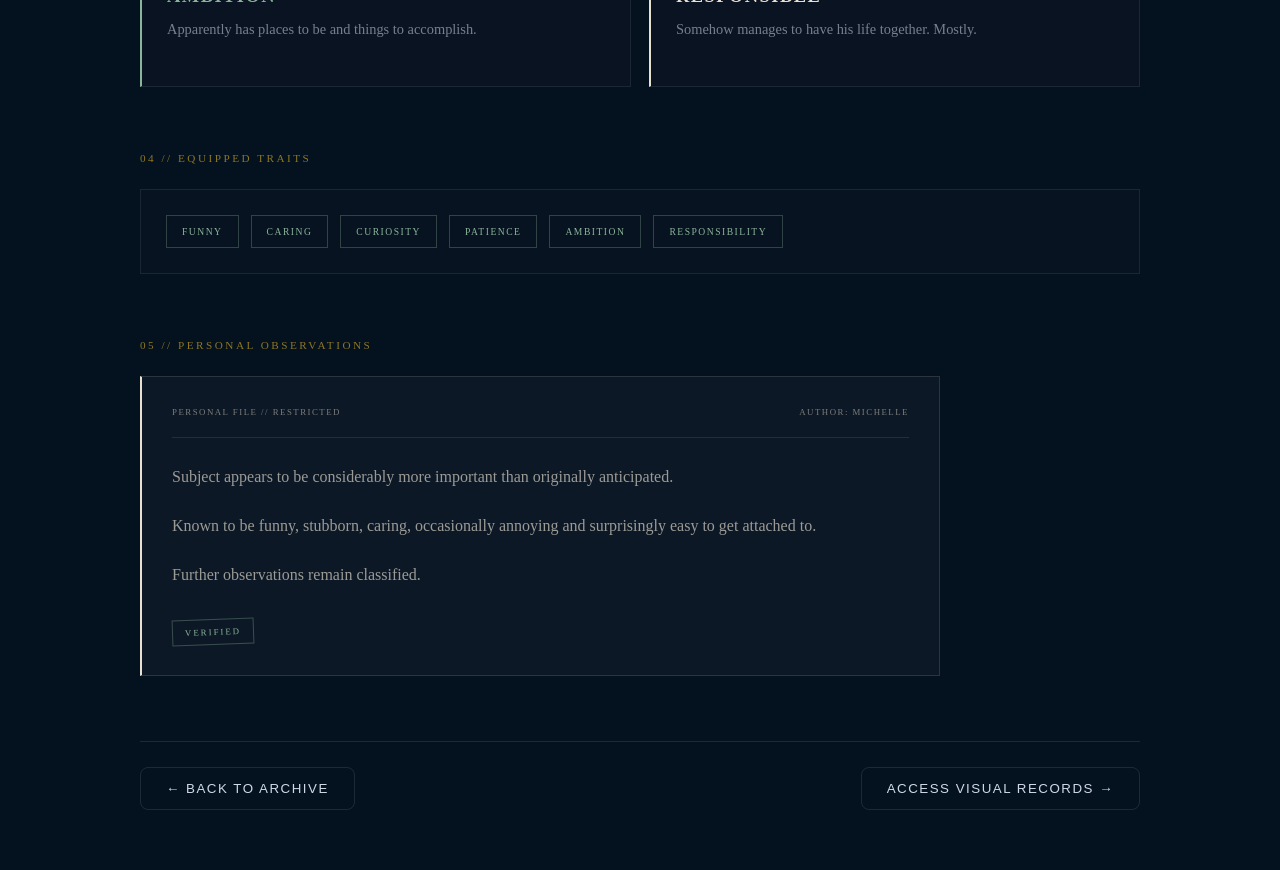
<file: CODE/inventory.html>
<!DOCTYPE html>
<html lang="en">

<head>
    <meta charset="UTF-8">
    <meta name="viewport" content="width=device-width, initial-scale=1.0">
    <title>Odysseus Inventory</title>
    <link rel="stylesheet" href="inventory.css">
</head>

<body>

    <main class="inventory">

        <header class="inventory-header">
            <div>
                <p class="project-label">PROJECT ODYSSEUS // PERSONNEL FILE</p>
                <h1>SUBJECT INVENTORY</h1>
            </div>

            <div class="status">
                <span class="status-dot"></span>
                SUBJECT ACTIVE
            </div>
        </header>

        <div class="divider"></div>

        <section class="id-section">
            <p class="section-label">01 // IDENTIFICATION</p>

            <div class="fake-id">

                <div class="id-top">
                    <span>PROJECT ODYSSEUS</span>
                    <span>PERSONNEL IDENTIFICATION</span>
                </div>

                <div class="id-main">

                    <div class="id-photo">
                        <div class="photo-mark">PHOTO</div>
                        <span>CLASSIFIED</span>
                    </div>

                    <div class="id-details">

                        <div class="id-name">
                            <span>DESIGNATION</span>
                            <strong>ODYSSEUS</strong>
                        </div>

                        <div class="id-grid">
                            <div>
                                <span>SUBJECT NO.</span>
                                <strong>018</strong>
                            </div>

                            <div>
                                <span>AGE</span>
                                <strong>18</strong>
                            </div>

                            <div>
                                <span>STATUS</span>
                                <strong class="active-text">ACTIVE</strong>
                            </div>

                            <div>
                                <span>CLASSIFICATION</span>
                                <strong>UNREASONABLY SPECIAL</strong>
                            </div>
                        </div>

                        <div class="id-signature">
                            <span>AUTHORIZED SIGNATURE</span>
                            <strong>ODYSSEUS</strong>
                        </div>

                    </div>

                </div>

                <div class="id-bottom">
                    <span>VALID FOR: LIFE</span>
                    <span>CLEARANCE: ???</span>
                    <span>FILE: ODY-018</span>
                </div>

            </div>
        </section>

        <section class="inventory-section">
            <p class="section-label">02 // KNOWN ALIASES</p>

            <div class="nickname-list">
                <span class="nickname gold">HABIBI</span>
                <span class="nickname blue">ODYSSEUS</span>
                <span class="nickname green">LORD WHININGTON</span>
                <span class="nickname milk">JAMES BOND</span>
                <span class="nickname green">YUTA</span>
                <span class="nickname blue">KING OF THE JUNGLE</span>
                <span class="nickname mystery">???</span>
            </div>
        </section>

        <section class="inventory-section">
            <p class="section-label">03 // KNOWN ATTRIBUTES</p>

            <div class="trait-grid">

                <div class="trait-card trait-gold">
                    <span>01 // CORE</span>
                    <h2>FUNNY</h2>
                    <p>Evidence suggests this is both intentional and accidental.</p>
                </div>

                <div class="trait-card trait-blue">
                    <span>02 // UNSTABLE</span>
                    <h2>CHAOTIC</h2>
                    <P>He's crazy but.</P>
                    <p>Further investigation is required.</p>
                </div>

                <div class="trait-card trait-green">
                    <span>03 // VERIFIED</span>
                    <h2>CARING</h2>
                    <p>Frequently disguised beneath questionable behaviour.</p>
                </div>

                <div class="trait-card trait-milk">
                    <span>04 // PERMANENT</span>
                    <h2>HUMOUR</h2>
                    <p>A seemingly permanent part of the subject's operating system.</p>
                </div>

                <div class="trait-card trait-gold">
                    <span>05 // ACTIVE</span>
                    <h2>CURIOSITY</h2>
                    <p>Always investigating, questioning or figuring something out.</p>
                </div>

                <div class="trait-card trait-blue">
                    <span>06 // HIGH</span>
                    <h2>PATIENCE</h2>
                    <p>Subject demonstrates an impressive ability to wait things out.</p>
                </div>

                <div class="trait-card trait-green">
                    <span>07 // DETECTED</span>
                    <h2>AMBITION</h2>
                    <p>Apparently has places to be and things to accomplish.</p>
                </div>

                <div class="trait-card trait-milk">
                    <span>08 // MOSTLY</span>
                    <h2>RESPONSIBLE</h2>
                    <p>Somehow manages to have his life together. Mostly.</p>
                </div>

            </div>
        </section>

        <section class="inventory-section">
            <p class="section-label">04 // EQUIPPED TRAITS</p>

            <div class="equipped">
                <span>FUNNY</span>
                <span>CARING</span>
                <span>CURIOSITY</span>
                <span>PATIENCE</span>
                <span>AMBITION</span>
                <span>RESPONSIBILITY</span>
            </div>
        </section>

        <section class="inventory-section observations">
            <p class="section-label">05 // PERSONAL OBSERVATIONS</p>

            <div class="observation-box">

                <div class="observation-header">
                    <span>PERSONAL FILE // RESTRICTED</span>
                    <span>AUTHOR: MICHELLE</span>
                </div>

                <p>
                    Subject appears to be considerably more important than originally
                    anticipated.
                </p>

                <p>
                    Known to be funny, stubborn, caring, occasionally annoying and
                    surprisingly easy to get attached to.
                </p>

                <p>
                    Further observations remain classified.
                </p>

                <span class="observation-stamp">VERIFIED</span>

            </div>
        </section>

        <footer class="inventory-footer">
            <button id="backToArchiveBtn">← BACK TO ARCHIVE</button>
            <button id="visualRecordsBtn">ACCESS VISUAL RECORDS →</button>
        </footer>

    </main>

    <script src="inventory.js"></script>
</body>

</html>
</file>
<file: Ody.css>
*{
    margin:0;
    padding: 0;
    box-sizing: border-box;
}

body{
    font-family: "Inter", sans-serif;
    height: 100vh;
    overflow: hidden;
    background: linear-gradient(
        to bottom,
        #071a2e,
        #0d2b45,
        #163a59
    );
    color: whitesmoke;
}

.hero{
    width: 100%;
    height: 100vh;
    display: flex;
    justify-content:center;
    align-items: center;
    text-align: center;
    position: relative;
}

.overlay{
    position: absolute;
    width: 100%;
    height: 100vh;
    background: rgba(0, 0, 0, .25);
}

.content{
    position: relative;
    z-index: 10;
    max-width: 700px;
    padding: 60px;
    background: rgba(255, 255, 255, .04);
    backdrop-filter: blur(8px);
    border-radius: 20px;
    border:1px solid rgba(255, 255, 255, .08);
    box-shadow: 0 0 40px rgba(0, 0, 0, .35);
    animation: fadeUp 2s ease;
}

.quote{
    font-style: italic;
    color: #d9e5f2;
    margin-bottom: 40px;
    line-height: 1.8;
}

.project{
    font-family: Garamond, serif ;
    font-size: 2rem;
    letter-spacing: 10px;
    color: #d4af37;
    margin-bottom: 10px;
    text-transform: uppercase;
}
h1{
    font-family: Georgia, serif;
    font-size: 4.8rem;
    letter-spacing: 10px;
    font-weight: 700;
    color: #ffffff;
    text-shadow: 0 0 18px
    rgba(255, 255, 255, .15);
    margin-bottom: 25px;
}

.subtitle{
    font-style: inter;
color: #cfd9e6;
line-height: 1.7;
margin-bottom: 50px;
}

button{
    color: #ffffff;
    padding: 16px 48px;
    border: 2px solid #d4af37;
    border-radius: 46px;
    font-size: 1rem;
    font-weight: 600;
    letter-spacing: 2px;
    cursor: pointer;
    background: transparent;
    transition: .5s;
}

button:hover{
    background: #d4af37;
    transform: translateY(-5px);
    box-shadow: 0 0 25px
    rgba(212, 175, 55, .5);
}

@keyframes glow{
    from{
        text-shadow: 0 0 8px rgba(255, 255, 255, .2);
    }
    to{
        text-shadow: 
        0 0 18px rgba(255, 255, 255, .45)
        0 0 35px rgba(212, 175, 55, .18);
    }
}
</file>
<file: c1.css>
* {
    margin: 0;
    padding: 0;
    box-sizing: border-box;
}

body {
    min-height: 100vh;
    background: #04111f;
    color: #cfd9e6;
    font-family: Arial, Helvetica, sans-serif;
    user-select: none;
}

.container {
    width: 85%;
    max-width: 900px;
    margin: auto;
    padding: 70px 0;
}

.archive-title {
    color: #cfd9e6;
    opacity: .65;
    letter-spacing: 4px;
    font-size: .85rem;
    margin-bottom: 18px;
}

h1 {
    color: #caa323;
    font-family: Garamond, serif;
    font-size: 3rem;
    margin-bottom: 5px;
}

h2 {
    color: #cfd9e6;
    font-weight: normal;
    opacity: .75;
    margin-bottom: 30px;
}

.status-box {
    display: inline-flex;
    gap: 12px;
    align-items: center;
    padding: 8px 16px;
    margin-bottom: 30px;
    background: #0a1423;
    border: 1px solid rgba(255, 255, 255, .08);
    border-radius: 50px;
}

.status-label {
    color: #cfd9e6;
    opacity: .6;
    font-size: .75rem;
    letter-spacing: 2px;
}

.status-value {
    color: #caa323;
    font-weight: bold;
}

.divider {
    height: 1px;
    background: rgba(255, 255, 255, .08);
    margin-bottom: 45px;
}

.story-area {
    min-height: 260px;
    max-width: 700px;
}

#storyText {
    font-size: 1.15rem;
    line-height: 1.8;
    white-space: pre-line;
    opacity: 1;
    transition: opacity 1s ease;
}

#cursor {
    color: #caa323;
    font-weight: bold;
    animation: blink 1s infinite;
}

.progress-container {
    margin-top: 45px;
    margin-bottom: 20px;
}

.progress-container p {
    color: #cfd9e6;
    opacity: .55;
    margin-bottom: 10px;
    font-size: .8rem;
    letter-spacing: 1px;
}

.progress-bar {
    width: 100%;
    height: 7px;
    background: #0a1423;
    border-radius: 20px;
    overflow: hidden;
}

.progress-fill {
    width: 12.5%;
    height: 100%;
    background: #caa323;
}

button {
    background: #caa323;
    color: #04111f;
    border: none;
    padding: 11px 30px;
    cursor: pointer;
    border-radius: 8px;
    font-weight: bold;
    letter-spacing: 1px;
    transition: .3s ease;
}

button:hover {
    transform: translateY(-2px);
    box-shadow: 0 5px 15px rgba(202, 163, 35, .2);
}

@keyframes blink {
    50% {
        opacity: 0;
    }
}

.system-text {
    color: #caa323;
    font-family: Consolas, monospace;
    font-size: 1rem;
    letter-spacing: .5px;
    line-height: 1.8;
}
</file>
<file: credits.css>
* {
    margin: 0;
    padding: 0;
    box-sizing: border-box;
}

body {
    min-height: 100vh;
    background: #04111f;
    color: #cfd9e6;
    font-family: Georgia, serif;
}

.credits {
    width: 90%;
    max-width: 850px;
    margin: 0 auto;
    padding: 70px 0;
}

.credits-header {
    display: flex;
    justify-content: space-between;
    font-size: 0.7rem;
    letter-spacing: 2px;
    opacity: 0.5;
    margin-bottom: 35px;
}

.file-status {
    display: flex;
    gap: 15px;
    font-size: 0.7rem;
    letter-spacing: 1.5px;
    margin-bottom: 25px;
}

.file-status span {
    opacity: 0.45;
}

.file-status strong {
    color: #caa323;
    font-weight: normal;
}

.divider {
    width: 100%;
    height: 1px;
    background: rgba(255, 255, 255, 0.12);
}

.credits-document {
    padding: 70px 20px;
}

.document-label {
    font-size: 0.65rem;
    letter-spacing: 2px;
    opacity: 0.45;
    margin-bottom: 15px;
}

.credits-document>h1 {
    color: #caa323;
    font-size: 2.0rem;
    letter-spacing: 3px;
    margin-bottom: 70px;
}

.credits-section {
    max-width: 750px;
    margin-bottom: 50px;
}

.credits-section h2 {
    color: #caa323;
    font-size: 0.75rem;
    letter-spacing: 2px;
    margin-bottom: 2px;
}

.credits-section p {
    line-height: 1.9;
    font-size: 1rem;
    opacity: 0.78;
    margin-bottom: 25px;
}

.credits-section .highlight {
    color: #caa323;
    font-size: 1.15rem;
    opacity: 1;
}

.disclaimer-list {
    padding-left: 5px;
}

.disclaimer-list p {
    padding-left: 20px;
    border-left: 1px solid rgba(202, 163, 35, 0.35);
}

.disclaimer-list span {
    color: #caa323;
}

.credits-section strong {
    color: #cfd9e6;
    font-weight: normal;
}

.final-note {
    padding-top: 20px;
    border-top: 1px solid rgba(255, 255, 255, 0.1);
}

.credits-end {
    display: flex;
    justify-content: space-between;
    padding-top: 20px;
    border-top: 1px solid rgba(255, 255, 255, 0.1);
    font-size: 0.65rem;
    letter-spacing: 1.5px;
    opacity: 0.4;
}

#replayBtn {
    display: block;
    margin: 50px auto 0;
    padding: 13px 28px;
    background: transparent;
    color: #cfd9e6;
    border: 1px solid rgba(255, 255, 255, 0.1);
    border-radius: 8px;
    cursor: pointer;
    letter-spacing: 1.5px;
    transition: color 0.3s ease, border-color 0.3s ease, transform 0.3s ease;
}

#replayBtn:hover {
    color: #caa323;
    border-color: #caa323;
    transform: translateY(-2px);
}

@media (max-width: 700px) {
    .credits {
        width: 88%;
        padding: 50px 0;
    }

    .credits-header {
        flex-direction: column;
        gap: 8px;
    }

    .credits-document {
        padding: 50px 5px;
    }

    .credits-document>h1 {
        font-size: 1.8rem;
        margin-bottom: 45px;
    }

    .credits-section {
        margin-bottom: 55px;
    }

    .credits-end {
        flex-direction: column;
        gap: 8px;
    }
}
</file>
<file: final.css>
* {
    margin: 0;
    padding: 0;
    box-sizing: border-box;
}

body {
    min-height: 100vh;
    background: #04111f;
    color: #cfd9e6;
    font-family: Georgia, serif;
}

.transmission {
    width: 90%;
    max-width: 850px;
    margin: 0 auto;
    padding: 65px 0;
}

.transmission-header {
    display: flex;
    justify-content: space-between;
    gap: 20px;
    margin-bottom: 35px;
    color: #8aa9c7;
    font-size: 0.65rem;
    letter-spacing: 2px;
    opacity: 0.55;
}

.file-status {
    display: flex;
    align-items: center;
    gap: 15px;
    margin-bottom: 25px;
    font-size: 0.65rem;
    letter-spacing: 1.5px;
}

.file-status span {
    opacity: 0.45;
}

.file-status strong {
    color: #8bb59a;
    font-weight: normal;
}

.divider {
    width: 100%;
    height: 1px;
    background: rgba(255, 255, 255, 0.12);
}

.letter {
    position: relative;
    max-width: 760px;
    margin: 55px auto 70px;
    padding: 55px 60px;
    background: rgba(232, 225, 210, 0.035);
    border: 1px solid rgba(232, 225, 210, 0.12);
    border-left: 2px solid #caa323;
}

.letter::before {
    content: "TRANSMISSION // PERSONAL";
    position: absolute;
    top: 18px;
    right: 25px;
    color: #e8e1d2;
    font-size: 0.5rem;
    letter-spacing: 1.5px;
    opacity: 0.3;
}

.letter-label {
    margin-bottom: 15px;
    color: #8bb59a;
    font-size: 0.6rem;
    letter-spacing: 2px;
    opacity: 0.7;
}

.letter h1 {
    margin-bottom: 50px;
    color: #e8e1d2;
    font-size: 2.1rem;
    letter-spacing: 2px;
    font-weight: normal;
}

.letter-body {
    max-width: 650px;
    color: #e8e1d2;
    font-size: 1rem;
    line-height: 2;
    opacity: 0.78;
}

.letter-body p {
    margin-bottom: 28px;
}

.letter-body p:first-child {
    color: #caa323;
    font-size: 1.05rem;
}

.letter-body p:nth-last-child(2) {
    margin-top: 45px;
    color: #caa323;
}

.signature {
    margin-top: 50px;
    color: #e8e1d2 !important;
    font-style: italic;
}

.transmission-end {
    display: flex;
    justify-content: space-between;
    gap: 20px;
    padding-top: 20px;
    border-top: 1px solid rgba(255, 255, 255, 0.1);
    color: #8aa9c7;
    font-size: 0.6rem;
    letter-spacing: 1.5px;
    opacity: 0.45;
}

#continueBtn {
    display: block;
    margin: 45px auto 0;
    padding: 13px 28px;
    background: transparent;
    color: #dae4f1;
    border: 1px solid rgba(255, 255, 255, 0.12);
    border-radius: 8px;
    cursor: pointer;
    letter-spacing: 1.5px;
    transition: color 0.3s ease, border-color 0.3s ease, transform 0.3s ease;
}

#continueBtn:hover {
    color: #caa323;
    border-color: #caa323;
    transform: translateY(-3px);
}

@media (max-width: 700px) {
    .transmission {
        width: 88%;
        padding: 45px 0;
    }

    .transmission-header {
        flex-direction: column;
        gap: 8px;
    }

    .letter {
        margin-top: 45px;
        padding: 50px 25px;
    }

    .letter::before {
        display: none;
    }

    .letter h1 {
        font-size: 1.7rem;
        margin-bottom: 40px;
    }

    .letter-body {
        font-size: 0.95rem;
        line-height: 1.9;
    }

    .transmission-end {
        flex-direction: column;
        gap: 8px;
    }
}
</file>
<file: hidden.css>
* {
    margin: 0;
    padding: 0;
    box-sizing: border-box;
}

body {
    min-height: 100vh;
    background: #04111f;
    color: #cfd9e6;
    font-family: Georgia, serif;
}

.archive {
    width: 90%;
    max-width: 1000px;
    margin: 0 auto;
    padding: 40px 0;
}

.archive-home {
    opacity: 1;
    transition: opacity 0.3s ease, transform 0.3s ease;
}

.archive-home.hidden {
    display: none;
    opacity: 0;
    transform: translateY(-20px);
    pointer-events: none;
}

.archive h1 {
    text-align: center;
    margin-bottom: 10px;
    color: #caa323;
    letter-spacing: 2px;
}

.archive-subtitle {
    text-align: center;
    margin-bottom: 50px;
    opacity: 0.7;
}

.archive-grid {
    display: grid;
    grid-template-columns: repeat(2, 1fr);
    gap: 25px;
}

.archive-card {
    position: relative;
    background: rgba(10, 20, 35, 0.9);
    border: 1px solid rgba(255, 255, 255, 0.08);
    border-radius: 15px;
    padding: 30px;
    min-height: 150px;
    cursor: pointer;
    overflow: hidden;
    box-shadow: 0 0 20px rgba(0, 0, 0, 0.3);
    transition: transform 0.3s ease, border-color 0.3s ease, background 0.3s ease;
}

.archive-card:nth-child(1) {
    --accent: #1e4569;
}

.archive-card:nth-child(2) {
    --accent: #134137;
}

.archive-card:nth-child(3) {
    --accent: #CAA323;
}

.archive-card:nth-child(4) {
    --accent: #E8E1D2;
}

.archive-card:nth-child(5) {
    --accent: #8AA9C7;
}

.archive-card:nth-child(6) {
    --accent: #CAA323;
}

.archive-card::before {
    content: "";
    position: absolute;
    left: 0;
    top: 0;
    width: 4px;
    height: 100%;
    background: var(--accent);
    transition: width 0.3s ease;
}

.archive-card:hover {
    transform: translateY(-5px);
    border-color: var(--accent);
    background: #0D1B2C;
}

.archive-card:hover::before {
    width: 7px;
}

.archive-icon {
    font-size: 2rem;
    margin-bottom: 15px;
}

.archive-card h2 {
    margin-bottom: 10px;
    color: var(--accent);
    letter-spacing: 1.5px;
}

.archive-card p {
    opacity: 0.65;
    line-height: 1.5;
}

.archive-content,
.memory-file {
    display: none;
}

.archive-content.active,
.memory-file.active {
    display: block;
    animation: archiveOpen 0.5s ease forwards;
}

@keyframes archiveOpen {
    from {
        opacity: 0;
        transform: translateY(20px);
    }

    to {
        opacity: 1;
        transform: translateY(0);
    }
}

.content-header {
    text-align: center;
    margin-bottom: 45px;
}

.content-header .archive-icon {
    display: block;
    font-size: 2.5rem;
    margin-bottom: 10px;
}

.content-header h2 {
    color: #caa323;
    letter-spacing: 2px;
    margin-bottom: 10px;
}

.content-header p {
    opacity: 0.7;
}

.memory-list {
    display: grid;
    gap: 20px;
    max-width: 850px;
    margin: 0 auto;
}

.memory-card {
    position: relative;
    background: #0A1423;
    border: 1px solid rgba(207, 217, 230, 0.12);
    border-radius: 12px;
    padding: 28px;
    min-height: 145px;
    cursor: pointer;
    overflow: hidden;
    transition: transform 0.3s ease, border-color 0.3s ease, background 0.3s ease;
}

.memory-card::before {
    content: "";
    position: absolute;
    left: 0;
    top: 0;
    width: 4px;
    height: 100%;
    transition: width 0.3s ease;
}

.memory-card:nth-child(1) {
    --accent: #1e4569;
}

.memory-card:nth-child(2) {
    --accent: #134137;
}

.memory-card:nth-child(3) {
    --accent: #CAA323;
}

.memory-card:nth-child(4) {
    --accent: #E8E1D2;
}

.memory-card:nth-child(5) {
    --accent: #8AA9C7;
}

.memory-card::before {
    background: var(--accent);
}

.memory-card:hover {
    transform: translateY(-5px);
    border-color: var(--accent);
    background: #0D1B2C;
}

.memory-card:hover::before {
    width: 7px;
}

.memory-card h3 {
    margin-bottom: 12px;
    color: var(--accent);
    letter-spacing: 1.5px;
}

.memory-card p {
    color: #CFD9E6;
    opacity: 0.65;
    line-height: 1.6;
}

.memory-card span {
    display: block;
    margin-top: 22px;
    color: var(--accent);
    font-size: 0.75rem;
    letter-spacing: 1.5px;
    opacity: 0.7;
}

.memory-card:hover span {
    color: var(--accent);
    opacity: 1;
}

@media (max-width: 700px) {
    .memory-list {
        grid-template-columns: 1fr;
    }
}
.memory-file {
    display: none;
    max-width: 850px;
    margin: 0 auto;
    padding: 35px;
    background: #0A1423;
    border: 1px solid rgba(207, 217, 230, 0.12);
    border-radius: 12px;
    box-shadow: 0 0 30px rgba(0, 0, 0, 0.35);
}

.memory-file.active {
    display: block;
    animation: archiveOpen 0.5s ease forwards;
}

.file-header {
    color: #8aa9c7;
    opacity: 0.7;
}

.memory-file h2 {
    color: #E8E1D2;
    font-family: Garamond, serif;
    font-size: 2rem;
    margin: 25px 0 20px;
    letter-spacing: 1px;
}

.file-line {
    background: #183B5B;
    height: 2px;
}

.memory-status {
    color: #CAA323;
    margin: 25px 0;
    font-family: Consolas, monospace;
    letter-spacing: 2px;
}

.memory-text {
    color: #CFD9E6;
    max-width: 750px;
    line-height: 1.9;
    opacity: 0.85;
}

.memory-text p {
    margin-bottom: 25px;
}

.memory-text strong {
    color: #E8E1D2;
}

.memory-end {
    border-top: 1px solid rgba(207, 217, 230, 0.12);
    color: #17352F;
}


.back-button {
    display: block;
    margin: 35px auto 0;
    padding: 12px 25px;
    background: transparent;
    color: #cfd9e6;
    border: 1px solid rgba(255, 255, 255, 0.08);
    border-radius: 8px;
    cursor: pointer;
    transition: color 0.3s ease, border-color 0.3s ease, transform 0.3s ease;
}

.back-button:hover {
    color: #caa323;
    border-color: #caa323;
    transform: translateY(-2px);
}


.file-header {
    display: flex;
    justify-content: space-between;
    margin-bottom: 30px;
    font-size: 0.7rem;
    letter-spacing: 1.5px;
    opacity: 0.5;
}

.memory-end {
    display: flex;
    justify-content: space-between;
    max-width: 750px;
    margin-top: 60px;
    padding-top: 20px;
    border-top: 1px solid rgba(255, 255, 255, 0.1);
    font-size: 0.65rem;
    letter-spacing: 1.5px;
    opacity: 0.4;
}

@media (max-width: 700px) {
    .archive {
        width: 88%;
        padding: 50px 0;
    }

    .archive-grid {
        grid-template-columns: 1fr;
        gap: 18px;
    }

    .archive-card {
        padding: 25px;
    }

    .archive h1 {
        font-size: 1.7rem;
    }

    .archive-subtitle {
        font-size: 0.9rem;
        margin-bottom: 35px;
    }
}
.cake-record {
    max-width: 750px;
    margin: 0 auto;
    background: rgba(10, 20, 35, 0.9);
    border: 1px solid rgba(255, 255, 255, 0.08);
    border-radius: 15px;
    padding: 25px;
    box-shadow: 0 0 20px rgba(0, 0, 0, 0.3);
}

.cake-image {
    width: 100%;
    display: flex;
    justify-content: center;
    margin-bottom: 30px;
}

.cake-image img {
    width: 100%;
    max-width: 300px;
    border-radius: 20px;
    display: block;
}

.cake-info {
    text-align: justify;
}

.cake-info h3 {
    color: #caa323;
    letter-spacing: 1.5px;
    margin-bottom: 15px;
}

.cake-info p {
    opacity: 0.7;
    line-height: 1.7;
}

.soundtrack-list {
    display: grid;
    gap: 16px;
    max-width: 750px;
    margin: 0 auto;
}

.song-card {
    position: relative;
    display: flex;
    justify-content: space-between;
    align-items: center;
    padding: 22px 25px;
    background: #0A1423;
    border: 1px solid rgba(207, 217, 230, 0.12);
    border-radius: 10px;
    overflow: hidden;
    cursor: pointer;
    transition: transform 0.3s ease, border-color 0.3s ease;
}

.song-card::before {
    content: "";
    width: 4px;
    height: 100%;
    position: absolute;
    left: 0;
    top: 0;
    background: #183B5B;
}

.song-card:nth-child(2)::before {
    background: #17352F;
}

.song-card:nth-child(3)::before {
    background: #CAA323;
}

.song-card:nth-child(4)::before {
    background: #E8E1D2;
}

.song-card:nth-child(5)::before {
    background: #e7cd94;
}

.song-card:nth-child(6)::before {
    background: #8557cb;
}

.song-card:nth-child(7)::before {
    background: #4934c5;
}

.song-card:nth-child(8)::before {
    background: #226517;
}

.song-card:nth-child(9)::before {
    background: #771061;
}

.song-card:nth-child(10)::before {
    background: #1445a0;
}

.song-card:nth-child(11)::before {
    background: #1c9e8b;
}

.song-card:nth-child(12)::before {
    background: #911333;
}

.song-card:nth-child(13)::before {
    background: #0e355a;
}

.song-card:nth-child(14)::before {
    background: #18125c;
}

.song-card:nth-child(15)::before {
    background: #4b0c45;
}

.song-card:nth-child(16)::before {
    background: #3a2274;
}

.song-card:nth-child(17)::before {
    background: #06361f;
}

.song-card:nth-child(18)::before {
    background: #E8E1D2;
}
.song-card:hover {
    transform: translateX(6px);
    border-color: #CAA323;
}

.song-card h3 {
    color: #E8E1D2;
    margin-bottom: 7px;
    letter-spacing: 1px;
}

.song-card p {
    color: #CFD9E6;
    opacity: 0.6;
}
.soundtrack-ending{
    color: #dedbe5;
    line-height: 1.8;
    opacity: 0.8;
    margin-bottom: 16px;
}

.song-card span {
    color: #CAA323;
    font-size: 1.2rem;
    transition: transform 0.3s ease;
}

.song-card:hover span {
    transform: translateX(5px);
}

.catchphrase-list {
    display: grid;
    gap: 15px;
    max-width: 750px;
    margin: 0 auto;
}

.catchphrase-card {
    padding: 25px;
    background: rgba(10, 20, 35, 0.9);
    border: 1px solid rgba(255, 255, 255, 0.08);
    border-radius: 15px;
    transition: transform 0.3s ease, border-color 0.3s ease;
}

.catchphrase-card:hover {
    transform: translateX(-7px);
    border-color: #caa323;
}

.catchphrase-card span {
    display: block;
    color: #caa323;
    font-size: 0.7rem;
    letter-spacing: 1.5px;
    margin-bottom: 10px;
}

.catchphrase-card p {
    opacity: 0.75;
    line-height: 1.6;
}

.advice-list {
    display: grid;
    gap: 22px;
    max-width: 780px;
    margin: 0 auto;
}

.advice-card {
    position: relative;
    padding: 28px 30px;
    background: #0A1423;
    border: 1px solid rgba(207, 217, 230, 0.08);
    border-radius: 12px;
    box-shadow: 0 0 20px rgba(0, 0, 0, 0.25);
    transition: transform 0.3s ease, border-color 0.3s ease, background 0.3s ease;
}

.advice-card:nth-child(3n + 1) {
    border-left: 3px solid #CAA323;
}

.advice-card:nth-child(3n + 2) {
    border-left: 3px solid #183B5B;
}

.advice-card:nth-child(3n + 3) {
    border-left: 3px solid #17352F;
}

.advice-card:hover {
    transform: translateY(-4px);
    background: #101d2d;
}

.advice-card span {
    display: block;
    margin-bottom: 18px;
    font-family: Consolas, monospace;
    font-size: 0.65rem;
    letter-spacing: 2px;
    color: #CAA323;
    opacity: 0.7;
}

.advice-card:nth-child(3n + 2) span {
    color: #8aaecb;
}

.advice-card:nth-child(3n + 3) span {
    color: #6c9d91;
}

.advice-card p {
    color: #CFD9E6;
    line-height: 1.8;
    opacity: 0.8;
    margin-bottom: 16px;
}

.advice-card p:last-child {
    margin-bottom: 0;
}

.advice-list>p {
    max-width: 600px;
    margin: 25px auto 0;
    padding-top: 25px;
    border-top: 1px solid rgba(232, 225, 210, 0.12);
    color: #E8E1D2;
    font-family: Consolas, monospace;
    font-size: 0.8rem;
    line-height: 1.7;
    letter-spacing: 0.5px;
    opacity: 0.65;
}

.meme-list {
    display: grid;
    grid-template-columns: repeat(3, 1fr);
    gap: 20px;
    max-width: 950px;
    margin: 0 auto;
}

.meme-card {
    padding: 14px;
    background: #0A1423;
    border: 1px solid rgba(207, 217, 230, 0.08);
    border-top: 3px solid #CAA323;
    border-radius: 12px;
    box-shadow: 0 0 18px rgba(0, 0, 0, 0.3);
    transition: transform 0.3s ease, border-color 0.3s ease, background 0.3s ease;
}

.meme-card:hover {
    transform: translateY(-6px);
    background: #101d2d;
}

.meme-meta {
    display: flex;
    justify-content: space-between;
    margin-bottom: 12px;
    font-family: Consolas, monospace;
    font-size: 0.6rem;
    letter-spacing: 1.5px;
    color: #CAA323;
    opacity: 0.7;
}

.meme-card img {
    width: 100%;
    display: block;
    border-radius: 7px;
}

.meme-card p {
    margin-top: 12px;
    color: #CFD9E6;
    font-family: Consolas, monospace;
    font-size: 0.65rem;
    letter-spacing: 1px;
    opacity: 0.5;
}

.meme-blue {
    border-top-color: #183B5B;
}

.meme-blue .meme-meta {
    color: #8aaecb;
}

.meme-green {
    border-top-color: #17352F;
}

.meme-green .meme-meta {
    color: #6c9d91;
}

.meme-milk {
    border-top-color: #E8E1D2;
}

.meme-milk .meme-meta {
    color: #E8E1D2;
}

@media (max-width: 800px) {
    .meme-list {
        grid-template-columns: repeat(2, 1fr);
    }
}

@media (max-width: 550px) {
    .meme-list {
        grid-template-columns: 1fr;
    }
}
</file>
<file: inventory.css>
* {
    margin: 0;
    padding: 0;
    box-sizing: border-box;
}

body {
    min-height: 100vh;
    background: #04111f;
    color: #cfd9e6;
    font-family: Georgia, serif;
}

.inventory {
    width: 90%;
    max-width: 1000px;
    margin: 0 auto;
    padding: 60px 0;
}

.inventory-header {
    display: flex;
    justify-content: space-between;
    align-items: flex-end;
    gap: 30px;
    margin-bottom: 30px;
}

.project-label,
.section-label,
.status {
    font-size: 0.65rem;
    letter-spacing: 2px;
    opacity: 0.45;
}

.project-label {
    margin-bottom: 10px;
}

.inventory-header h1 {
    color: #caa323;
    font-size: 2rem;
    letter-spacing: 2px;
}

.status {
    display: flex;
    align-items: center;
    gap: 8px;
}

.status-dot {
    width: 7px;
    height: 7px;
    border-radius: 50%;
    background: #8bb59a;
    box-shadow: 0 0 8px rgba(139, 181, 154, 0.5);
}

.divider {
    width: 100%;
    height: 1px;
    background: rgba(255, 255, 255, 0.12);
    margin-bottom: 55px;
}

.section-label {
    margin-bottom: 25px;
    color: #caa323;
    font-size: 0.7rem;
    letter-spacing: 2.5px;
    opacity: 0.7;
}

.id-section,
.inventory-section {
    margin-bottom: 65px;
}

.fake-id {
    position: relative;
    max-width: 850px;
    margin: 0 auto;
    padding: 25px;
    background: linear-gradient(135deg, rgba(232, 225, 210, 0.08), rgba(10, 20, 35, 0.95));
    border: 1px solid rgba(232, 225, 210, 0.25);
    box-shadow: 0 20px 50px rgba(0, 0, 0, 0.3);
    overflow: hidden;
}

.fake-id::after {
    content: "ODYSSEUS";
    position: absolute;
    right: -25px;
    bottom: 35px;
    color: rgba(232, 225, 210, 0.025);
    font-size: 6rem;
    font-weight: bold;
    letter-spacing: 8px;
    transform: rotate(-15deg);
    pointer-events: none;
}

.id-top,
.id-bottom {
    display: flex;
    justify-content: space-between;
    gap: 20px;
    color: #e8e1d2;
    font-size: 0.55rem;
    letter-spacing: 1.8px;
    opacity: 0.5;
}

.id-top {
    padding-bottom: 18px;
    border-bottom: 1px solid rgba(232, 225, 210, 0.12);
}

.id-main {
    display: grid;
    grid-template-columns: 180px 1fr;
    gap: 30px;
    padding: 30px 0;
}

.id-photo {
    height: 220px;
    display: flex;
    flex-direction: column;
    align-items: center;
    justify-content: center;
    border: 1px dashed rgba(232, 225, 210, 0.25);
    background: rgba(4, 17, 31, 0.7);
    color: #e8e1d2;
}

.photo-mark {
    margin-bottom: 8px;
    font-size: 1.3rem;
    letter-spacing: 3px;
    opacity: 0.5;
}

.id-photo span {
    font-size: 0.5rem;
    letter-spacing: 2px;
    opacity: 0.3;
}

.id-details {
    display: flex;
    flex-direction: column;
    justify-content: space-between;
}

.id-name span,
.id-grid span,
.id-signature span {
    display: block;
    margin-bottom: 8px;
    color: #cfd9e6;
    font-size: 0.5rem;
    letter-spacing: 1.8px;
    opacity: 0.4;
}

.id-name strong {
    color: #caa323;
    font-size: 1.8rem;
    letter-spacing: 3px;
    font-weight: normal;
}

.id-grid {
    display: grid;
    grid-template-columns: repeat(2, 1fr);
    gap: 25px;
    margin: 30px 0;
}

.id-grid strong {
    color: #cfd9e6;
    font-size: 0.75rem;
    font-weight: normal;
    letter-spacing: 1px;
}

.id-grid .active-text {
    color: #8bb59a;
}

.id-signature {
    padding-top: 15px;
    border-top: 1px solid rgba(255, 255, 255, 0.1);
}

.id-signature strong {
    color: #e8e1d2;
    font-size: 1rem;
    font-style: italic;
    font-weight: normal;
}

.id-bottom {
    padding-top: 18px;
    border-top: 1px solid rgba(232, 225, 210, 0.12);
}

.nickname-list {
    display: flex;
    flex-wrap: wrap;
    gap: 12px;
}

.nickname {
    padding: 12px 18px;
    border: 1px solid;
    font-size: 0.6rem;
    letter-spacing: 1.5px;
    transition: transform 0.3s ease;
}

.nickname:hover {
    transform: translateY(-3px);
}

.nickname.gold {
    color: #caa323;
    border-color: rgba(202, 163, 35, 0.35);
}

.nickname.blue {
    color: #6d9fc4;
    border-color: rgba(109, 159, 196, 0.35);
}

.nickname.green {
    color: #8bb59a;
    border-color: rgba(139, 181, 154, 0.35);
}

.nickname.milk {
    color: #e8e1d2;
    border-color: rgba(232, 225, 210, 0.3);
}

.nickname.mystery {
    color: #cfd9e6;
    border-color: rgba(207, 217, 230, 0.2);
    opacity: 0.5;
}

.trait-grid {
    display: grid;
    grid-template-columns: repeat(2, 1fr);
    gap: 18px;
}

.trait-card {
    min-height: 180px;
    padding: 25px;
    background: rgba(10, 20, 35, 0.8);
    border: 1px solid rgba(255, 255, 255, 0.08);
    border-left: 2px solid;
    transition: transform 0.3s ease, background 0.3s ease;
}

.trait-card:hover {
    transform: translateY(-5px);
    background: rgba(15, 28, 45, 0.95);
}

.trait-card>span {
    font-size: 0.6rem;
    letter-spacing: 1.5px;
    opacity: 0.45;
}

.trait-card h2 {
    margin: 35px 0 10px;
    font-size: 1.15rem;
    letter-spacing: 1.5px;
}

.trait-card p {
    font-size: 0.9rem;
    line-height: 1.7;
    opacity: 0.55;
}

.trait-gold {
    border-left-color: #caa323;
}

.trait-gold h2 {
    color: #caa323;
}

.trait-blue {
    border-left-color: #6d9fc4;
}

.trait-blue h2 {
    color: #6d9fc4;
}

.trait-green {
    border-left-color: #8bb59a;
}

.trait-green h2 {
    color: #8bb59a;
}

.trait-milk {
    border-left-color: #e8e1d2;
}

.trait-milk h2 {
    color: #e8e1d2;
}

.equipped {
    display: flex;
    flex-wrap: wrap;
    gap: 12px;
    padding: 25px;
    background: rgba(10, 20, 35, 0.7);
    border: 1px solid rgba(255, 255, 255, 0.08);
}

.equipped span {
    padding: 10px 15px;
    color: #8bb59a;
    border: 1px solid rgba(139, 181, 154, 0.3);
    font-size: 0.6rem;
    letter-spacing: 1.5px;
}

.observation-box {
    position: relative;
    max-width: 800px;
    padding: 30px;
    background: rgba(232, 225, 210, 0.035);
    border: 1px solid rgba(232, 225, 210, 0.14);
    border-left: 2px solid #e8e1d2;
}

.observation-header {
    display: flex;
    justify-content: space-between;
    gap: 20px;
    padding-bottom: 20px;
    margin-bottom: 25px;
    border-bottom: 1px solid rgba(232, 225, 210, 0.1);
}

.observation-header span {
    color: #e8e1d2;
    font-size: 0.55rem;
    letter-spacing: 1.5px;
    opacity: 0.5;
}

.observation-box p {
    max-width: 700px;
    margin-bottom: 20px;
    color: #e8e1d2;
    line-height: 1.8;
    opacity: 0.65;
}

.observation-stamp {
    display: inline-block;
    margin-top: 10px;
    padding: 7px 12px;
    border: 1px solid rgba(139, 181, 154, 0.35);
    color: #8bb59a;
    font-size: 0.55rem;
    letter-spacing: 2px;
    transform: rotate(-2deg);
}

.inventory-footer {
    display: flex;
    justify-content: space-between;
    gap: 20px;
    padding-top: 25px;
    border-top: 1px solid rgba(255, 255, 255, 0.1);
}

.inventory-footer button {
    padding: 13px 25px;
    background: transparent;
    color: #cfd9e6;
    border: 1px solid rgba(255, 255, 255, 0.1);
    border-radius: 8px;
    cursor: pointer;
    letter-spacing: 1.5px;
    transition: color 0.3s ease, border-color 0.3s ease, transform 0.3s ease;
}

#visualRecordsBtn:hover {
    color: #6d9fc4;
    border-color: #6d9fc4;
    transform: translateX(4px);
}

#backToArchiveBtn:hover {
    color: #caa323;
    border-color: #caa323;
    transform: translateX(-4px);
}

@media (max-width: 700px) {
    .inventory {
        width: 88%;
        padding: 45px 0;
    }

    .inventory-header {
        flex-direction: column;
        align-items: flex-start;
    }

    .inventory-header h1 {
        font-size: 1.5rem;
    }

    .id-main {
        grid-template-columns: 1fr;
    }

    .id-photo {
        height: 250px;
    }

    .id-grid,
    .trait-grid {
        grid-template-columns: 1fr;
    }

    .id-top,
    .id-bottom,
    .observation-header {
        flex-direction: column;
        gap: 8px;
    }

    .inventory-footer {
        flex-direction: column;
    }

    .inventory-footer button {
        width: 100%;
    }
}
</file>
<file: level.css>
* {
    margin: 0;
    padding: 0;
    box-sizing: border-box;
}

body {
    min-height: 100vh;
    display: flex;
    align-items: center;
    justify-content: center;
    background: #04111f;
    color: #cfd9e6;
    font-family: Georgia, serif;
}

.level {
    width: 90%;
    max-width: 700px;
    text-align: center;
}

.project-label {
    font-size: 0.7rem;
    letter-spacing: 3px;
    opacity: 0.45;
    margin-bottom: 45px;
}

.level-number {
    color: #caa323;
    font-size: 9rem;
    line-height: 1;
    letter-spacing: 8px;
    text-shadow: 0 0 35px rgba(202, 163, 35, 0.25);
    animation: reveal 1.5s ease forwards;
}

.status {
    margin-top: 20px;
    font-size: 0.75rem;
    letter-spacing: 3px;
    opacity: 0.65;
}

.divider {
    width: 100%;
    height: 1px;
    margin: 45px 0;
    background: rgba(255, 255, 255, 0.12);
}

.message {
    line-height: 2;
    opacity: 0.7;
}

#continueBtn {
    margin-top: 45px;
    padding: 12px 25px;
    background: transparent;
    color: #cfd9e6;
    border: 1px solid rgba(255, 255, 255, 0.1);
    border-radius: 8px;
    cursor: pointer;
    letter-spacing: 1.5px;
    transition: color 0.3s ease, border-color 0.3s ease, transform 0.3s ease;
}

#continueBtn:hover {
    color: #caa323;
    border-color: #caa323;
    transform: translateY(-2px);
}

@keyframes reveal {
    from {
        opacity: 0;
        transform: scale(0.9);
    }

    to {
        opacity: 1;
        transform: scale(1);
    }
}

@media (max-width: 700px) {
    .level-number {
        font-size: 6rem;
    }
}
</file>
<file: terminal.css>
*{
    margin: 0;
    padding:0;
    box-sizing: border-box;
}
body{
    width: 100%;
    height: 100%;
    opacity: 1;
    transition: opacity 1.5s ease;
}
.fade-out{
    opacity: 0;
}
.terminal-screen{
    width: 101%;
    height: 100vh;
    display: flex;
    justify-content: center;
    align-items: center;
    background: #04111f;
}

.terminal{
    width: 80%;
    max-width: 700px;
    background: rgba(10, 20, 35, .9);
    border:1px solid rgba(255, 255, 255, .08);
    border-radius: 15px;
    padding: 40px;
    box-shadow: 0 0 30px rgba(0, 0, 0, .4);
}

.terminal h2{
    color:#caa323;
    margin-bottom: 25px;
    letter-spacing: 2px;
}

#terminalText{
    color: #cfd9e6;
    font-size: 1.1rem;
    line-height: 1.1rem;
    font-family: Consolas, monospace ;
}

.cursor{
    display: inline-block;
    animation: blink .8s infinite;
}

@keyframes blink{
    50%{
        opacity: 0;
    }
}

#startBtn {
    display: inline-block;
    margin-top: 15px;
    padding: 13px 28px;
    background: transparent;
    color: #caa323;
    border: 1px solid #caa323;
    border-radius: 6px;
    font-family: inherit;
    font-size: 0.9rem;
    letter-spacing: 2px;
    cursor: pointer;
    transition: 0.3s ease;
}

#startBtn:hover {
    background: #caa323;
    color: #04111f;
    box-shadow: 0 0 18px rgba(202, 163, 35, 0.25);
}

#startBtn:active {
    transform: scale(0.97);
}

@media (max-width: 700px) {
    .desktop-hint {
        display: none;
    }

    #startBtn {
        width: 100%;
        max-width: 280px;
        padding: 16px 20px;
        font-size: 0.85rem;
    }
}
</file>
<file: visual.css>
* {
    margin: 0;
    padding: 0;
    box-sizing: border-box;
}

body {
    min-height: 100vh;
    background: #04111f;
    color: #cfd9e6;
    font-family: Georgia, serif;
}

.visual-records {
    width: 90%;
    max-width: 1000px;
    margin: 0 auto;
    padding: 60px 0;
}

.records-header {
    display: flex;
    justify-content: space-between;
    align-items: flex-end;
    gap: 30px;
    margin-bottom: 30px;
}

.project-label,
.section-label,
.record-status,
.section-heading>span {
    font-size: 0.8rem;
    letter-spacing: 2px;
    opacity: 0.45;
}

.project-label {
    margin-bottom: 10px;
}

.records-header h1 {
    color: #caa323;
    font-size: 2rem;
    letter-spacing: 2px;
}

.subtitle {
    margin-top: 12px;
    font-size: 0.85rem;
    opacity: 0.6;
}

.record-status {
    display: flex;
    align-items: center;
    gap: 8px;
}

.status-dot {
    width: 7px;
    height: 7px;
    border-radius: 50%;
    background: #caa323;
}

.divider {
    width: 100%;
    height: 0.5px;
    background: rgba(255, 255, 255, 0.12);
}

.records-intro {
    max-width: 700px;
    margin: 50px 0 65px;
}

.records-intro .section-label {
    margin-bottom: 18px;
}

.records-intro p:last-child {
    line-height: 1.8;
    opacity: 0.65;
}

.media-section {
    margin-bottom: 70px;
}

.section-heading {
    display: flex;
    justify-content: space-between;
    align-items: flex-end;
    margin-bottom: 25px;
}

.section-heading h2 {
    margin-top: 8px;
    color: #caa323;
    font-size: 1.4rem;
    letter-spacing: 2px;
}

.media-grid {
    display: grid;
    grid-template-columns: repeat(4, 1fr);
    gap: 15px;
}

.media-card {
    overflow: hidden;
    background: rgba(255, 255, 255, 0.025);
    border: 1px solid rgba(255, 255, 255, 0.1);
    cursor: pointer;
    transition: transform 0.3s ease, border-color 0.3s ease;
}

.media-card:hover {
    transform: translateY(-4px);
    border-color: #caa323;
}

.media-card img,
.media-card video {
    display: block;
    width: 100%;
    height: 180px;
    object-fit: contain;
    background: #020b14;
}

.media-info {
    padding: 14px;
}

.media-info span {
    font-size: 0.55rem;
    letter-spacing: 1.5px;
    opacity: 0.4;
}

.media-info h3 {
    margin-top: 7px;
    color: #caa323;
    font-size: 0.8rem;
    letter-spacing: 1px;
}

.records-footer {
    display: flex;
    justify-content: space-between;
    gap: 20px;
    padding-top: 25px;
    border-top: 1px solid rgba(255, 255, 255, 0.1);
}

.records-footer button {
    padding: 13px 22px;
    background: transparent;
    color: #cfd9e6;
    border: 1px solid rgba(255, 255, 255, 0.1);
    border-radius: 8px;
    cursor: pointer;
    letter-spacing: 1.3px;
    transition: color 0.3s ease, border-color 0.3s ease, transform 0.3s ease;
}

.records-footer button:hover {
    color: #caa323;
    border-color: #caa323;
    transform: translateY(-2px);
}
.media-viewer {
    position: fixed;
    inset: 0;
    display: none;
    align-items: center;
    justify-content: center;
    padding: 40px;
    background: rgba(2, 8, 15, 0.96);
    z-index: 1000;
}

.media-viewer.active {
    display: flex;
}

.viewer-content {
    max-width: 90vw;
    max-height: 85vh;
    display: flex;
    align-items: center;
    justify-content: center;
}

.viewer-content img,
.viewer-content video {
    display: block;
    max-width: 90vw;
    max-height: 85vh;
    width: auto;
    height: auto;
}

.close-viewer {
    position: fixed;
    top: 25px;
    right: 30px;
    z-index: 1001;
    background: none;
    border: none;
    color: #cfd9e6;
    font-size: 2rem;
    cursor: pointer;
}

@media (max-width: 800px) {
    .media-grid {
        grid-template-columns: repeat(2, 1fr);
    }
}

@media (max-width: 600px) {
    .visual-records {
        width: 88%;
        padding: 45px 0;
    }

    .records-header {
        flex-direction: column;
        align-items: flex-start;
    }

    .records-header h1 {
        font-size: 1.6rem;
    }

    .media-grid {
        grid-template-columns: 1fr;
    }

    .section-heading {
        align-items: flex-start;
        gap: 10px;
        flex-direction: column;
    }

    .records-footer {
        flex-direction: column;
    }

    .records-footer button {
        width: 100%;
    }
}

.viewer-image {
    display: block !important;
    width: auto !important;
    height: auto !important;
    max-width: 90vw !important;
    max-height: 85vh !important;
    object-fit: contain !important;
}
</file>
<file: CODE/hidden.css>
* {
    margin: 0;
    padding: 0;
    box-sizing: border-box;
}

body {
    min-height: 100vh;
    background: #04111f;
    color: #cfd9e6;
    font-family: Georgia, serif;
}

.archive {
    width: 90%;
    max-width: 1000px;
    margin: 0 auto;
    padding: 40px 0;
}

.archive-home {
    opacity: 1;
    transition: opacity 0.3s ease, transform 0.3s ease;
}

.archive-home.hidden {
    display: none;
    opacity: 0;
    transform: translateY(-20px);
    pointer-events: none;
}

.archive h1 {
    text-align: center;
    margin-bottom: 10px;
    color: #caa323;
    letter-spacing: 2px;
}

.archive-subtitle {
    text-align: center;
    margin-bottom: 50px;
    opacity: 0.7;
}

.archive-grid {
    display: grid;
    grid-template-columns: repeat(2, 1fr);
    gap: 25px;
}

.archive-card {
    position: relative;
    background: rgba(10, 20, 35, 0.9);
    border: 1px solid rgba(255, 255, 255, 0.08);
    border-radius: 15px;
    padding: 30px;
    min-height: 150px;
    cursor: pointer;
    overflow: hidden;
    box-shadow: 0 0 20px rgba(0, 0, 0, 0.3);
    transition: transform 0.3s ease, border-color 0.3s ease, background 0.3s ease;
}

.archive-card:nth-child(1) {
    --accent: #1e4569;
}

.archive-card:nth-child(2) {
    --accent: #134137;
}

.archive-card:nth-child(3) {
    --accent: #CAA323;
}

.archive-card:nth-child(4) {
    --accent: #E8E1D2;
}

.archive-card:nth-child(5) {
    --accent: #8AA9C7;
}

.archive-card:nth-child(6) {
    --accent: #CAA323;
}

.archive-card::before {
    content: "";
    position: absolute;
    left: 0;
    top: 0;
    width: 4px;
    height: 100%;
    background: var(--accent);
    transition: width 0.3s ease;
}

.archive-card:hover {
    transform: translateY(-5px);
    border-color: var(--accent);
    background: #0D1B2C;
}

.archive-card:hover::before {
    width: 7px;
}

.archive-icon {
    font-size: 2rem;
    margin-bottom: 15px;
}

.archive-card h2 {
    margin-bottom: 10px;
    color: var(--accent);
    letter-spacing: 1.5px;
}

.archive-card p {
    opacity: 0.65;
    line-height: 1.5;
}

.archive-content,
.memory-file {
    display: none;
}

.archive-content.active,
.memory-file.active {
    display: block;
    animation: archiveOpen 0.5s ease forwards;
}

@keyframes archiveOpen {
    from {
        opacity: 0;
        transform: translateY(20px);
    }

    to {
        opacity: 1;
        transform: translateY(0);
    }
}

.content-header {
    text-align: center;
    margin-bottom: 45px;
}

.content-header .archive-icon {
    display: block;
    font-size: 2.5rem;
    margin-bottom: 10px;
}

.content-header h2 {
    color: #caa323;
    letter-spacing: 2px;
    margin-bottom: 10px;
}

.content-header p {
    opacity: 0.7;
}

.memory-list {
    display: grid;
    gap: 20px;
    max-width: 850px;
    margin: 0 auto;
}

.memory-card {
    position: relative;
    background: #0A1423;
    border: 1px solid rgba(207, 217, 230, 0.12);
    border-radius: 12px;
    padding: 28px;
    min-height: 145px;
    cursor: pointer;
    overflow: hidden;
    transition: transform 0.3s ease, border-color 0.3s ease, background 0.3s ease;
}

.memory-card::before {
    content: "";
    position: absolute;
    left: 0;
    top: 0;
    width: 4px;
    height: 100%;
    transition: width 0.3s ease;
}

.memory-card:nth-child(1) {
    --accent: #1e4569;
}

.memory-card:nth-child(2) {
    --accent: #134137;
}

.memory-card:nth-child(3) {
    --accent: #CAA323;
}

.memory-card:nth-child(4) {
    --accent: #E8E1D2;
}

.memory-card:nth-child(5) {
    --accent: #8AA9C7;
}

.memory-card::before {
    background: var(--accent);
}

.memory-card:hover {
    transform: translateY(-5px);
    border-color: var(--accent);
    background: #0D1B2C;
}

.memory-card:hover::before {
    width: 7px;
}

.memory-card h3 {
    margin-bottom: 12px;
    color: var(--accent);
    letter-spacing: 1.5px;
}

.memory-card p {
    color: #CFD9E6;
    opacity: 0.65;
    line-height: 1.6;
}

.memory-card span {
    display: block;
    margin-top: 22px;
    color: var(--accent);
    font-size: 0.75rem;
    letter-spacing: 1.5px;
    opacity: 0.7;
}

.memory-card:hover span {
    color: var(--accent);
    opacity: 1;
}

@media (max-width: 700px) {
    .memory-list {
        grid-template-columns: 1fr;
    }
}
.memory-file {
    display: none;
    max-width: 850px;
    margin: 0 auto;
    padding: 35px;
    background: #0A1423;
    border: 1px solid rgba(207, 217, 230, 0.12);
    border-radius: 12px;
    box-shadow: 0 0 30px rgba(0, 0, 0, 0.35);
}

.memory-file.active {
    display: block;
    animation: archiveOpen 0.5s ease forwards;
}

.file-header {
    color: #8aa9c7;
    opacity: 0.7;
}

.memory-file h2 {
    color: #E8E1D2;
    font-family: Garamond, serif;
    font-size: 2rem;
    margin: 25px 0 20px;
    letter-spacing: 1px;
}

.file-line {
    background: #183B5B;
    height: 2px;
}

.memory-status {
    color: #CAA323;
    margin: 25px 0;
    font-family: Consolas, monospace;
    letter-spacing: 2px;
}

.memory-text {
    color: #CFD9E6;
    max-width: 750px;
    line-height: 1.9;
    opacity: 0.85;
}

.memory-text p {
    margin-bottom: 25px;
}

.memory-text strong {
    color: #E8E1D2;
}

.memory-end {
    border-top: 1px solid rgba(207, 217, 230, 0.12);
    color: #17352F;
}


.back-button {
    display: block;
    margin: 35px auto 0;
    padding: 12px 25px;
    background: transparent;
    color: #cfd9e6;
    border: 1px solid rgba(255, 255, 255, 0.08);
    border-radius: 8px;
    cursor: pointer;
    transition: color 0.3s ease, border-color 0.3s ease, transform 0.3s ease;
}

.back-button:hover {
    color: #caa323;
    border-color: #caa323;
    transform: translateY(-2px);
}


.file-header {
    display: flex;
    justify-content: space-between;
    margin-bottom: 30px;
    font-size: 0.7rem;
    letter-spacing: 1.5px;
    opacity: 0.5;
}

.memory-end {
    display: flex;
    justify-content: space-between;
    max-width: 750px;
    margin-top: 60px;
    padding-top: 20px;
    border-top: 1px solid rgba(255, 255, 255, 0.1);
    font-size: 0.65rem;
    letter-spacing: 1.5px;
    opacity: 0.4;
}

@media (max-width: 700px) {
    .archive {
        width: 88%;
        padding: 50px 0;
    }

    .archive-grid {
        grid-template-columns: 1fr;
        gap: 18px;
    }

    .archive-card {
        padding: 25px;
    }

    .archive h1 {
        font-size: 1.7rem;
    }

    .archive-subtitle {
        font-size: 0.9rem;
        margin-bottom: 35px;
    }
}
.cake-record {
    max-width: 750px;
    margin: 0 auto;
    background: rgba(10, 20, 35, 0.9);
    border: 1px solid rgba(255, 255, 255, 0.08);
    border-radius: 15px;
    padding: 25px;
    box-shadow: 0 0 20px rgba(0, 0, 0, 0.3);
}

.cake-image {
    width: 100%;
    display: flex;
    justify-content: center;
    margin-bottom: 30px;
}

.cake-image img {
    width: 100%;
    max-width: 300px;
    border-radius: 20px;
    display: block;
}

.cake-info {
    text-align: justify;
}

.cake-info h3 {
    color: #caa323;
    letter-spacing: 1.5px;
    margin-bottom: 15px;
}

.cake-info p {
    opacity: 0.7;
    line-height: 1.7;
}

.soundtrack-list {
    display: grid;
    gap: 16px;
    max-width: 750px;
    margin: 0 auto;
}

.song-card {
    position: relative;
    display: flex;
    justify-content: space-between;
    align-items: center;
    padding: 22px 25px;
    background: #0A1423;
    border: 1px solid rgba(207, 217, 230, 0.12);
    border-radius: 10px;
    overflow: hidden;
    cursor: pointer;
    transition: transform 0.3s ease, border-color 0.3s ease;
}

.song-card::before {
    content: "";
    width: 4px;
    height: 100%;
    position: absolute;
    left: 0;
    top: 0;
    background: #183B5B;
}

.song-card:nth-child(2)::before {
    background: #17352F;
}

.song-card:nth-child(3)::before {
    background: #CAA323;
}

.song-card:nth-child(4)::before {
    background: #E8E1D2;
}

.song-card:nth-child(5)::before {
    background: #e7cd94;
}

.song-card:nth-child(6)::before {
    background: #8557cb;
}

.song-card:nth-child(7)::before {
    background: #4934c5;
}

.song-card:nth-child(8)::before {
    background: #226517;
}

.song-card:nth-child(9)::before {
    background: #771061;
}

.song-card:nth-child(10)::before {
    background: #1445a0;
}

.song-card:nth-child(11)::before {
    background: #1c9e8b;
}

.song-card:nth-child(12)::before {
    background: #911333;
}

.song-card:nth-child(13)::before {
    background: #0e355a;
}

.song-card:nth-child(14)::before {
    background: #18125c;
}

.song-card:nth-child(15)::before {
    background: #4b0c45;
}

.song-card:nth-child(16)::before {
    background: #3a2274;
}

.song-card:nth-child(17)::before {
    background: #06361f;
}

.song-card:nth-child(18)::before {
    background: #E8E1D2;
}
.song-card:hover {
    transform: translateX(6px);
    border-color: #CAA323;
}

.song-card h3 {
    color: #E8E1D2;
    margin-bottom: 7px;
    letter-spacing: 1px;
}

.song-card p {
    color: #CFD9E6;
    opacity: 0.6;
}
.soundtrack-ending{
    color: #dedbe5;
    line-height: 1.8;
    opacity: 0.8;
    margin-bottom: 16px;
}

.song-card span {
    color: #CAA323;
    font-size: 1.2rem;
    transition: transform 0.3s ease;
}

.song-card:hover span {
    transform: translateX(5px);
}

.catchphrase-list {
    display: grid;
    gap: 15px;
    max-width: 750px;
    margin: 0 auto;
}

.catchphrase-card {
    padding: 25px;
    background: rgba(10, 20, 35, 0.9);
    border: 1px solid rgba(255, 255, 255, 0.08);
    border-radius: 15px;
    transition: transform 0.3s ease, border-color 0.3s ease;
}

.catchphrase-card:hover {
    transform: translateX(-7px);
    border-color: #caa323;
}

.catchphrase-card span {
    display: block;
    color: #caa323;
    font-size: 0.7rem;
    letter-spacing: 1.5px;
    margin-bottom: 10px;
}

.catchphrase-card p {
    opacity: 0.75;
    line-height: 1.6;
}

.advice-list {
    display: grid;
    gap: 22px;
    max-width: 780px;
    margin: 0 auto;
}

.advice-card {
    position: relative;
    padding: 28px 30px;
    background: #0A1423;
    border: 1px solid rgba(207, 217, 230, 0.08);
    border-radius: 12px;
    box-shadow: 0 0 20px rgba(0, 0, 0, 0.25);
    transition: transform 0.3s ease, border-color 0.3s ease, background 0.3s ease;
}

.advice-card:nth-child(3n + 1) {
    border-left: 3px solid #CAA323;
}

.advice-card:nth-child(3n + 2) {
    border-left: 3px solid #183B5B;
}

.advice-card:nth-child(3n + 3) {
    border-left: 3px solid #17352F;
}

.advice-card:hover {
    transform: translateY(-4px);
    background: #101d2d;
}

.advice-card span {
    display: block;
    margin-bottom: 18px;
    font-family: Consolas, monospace;
    font-size: 0.65rem;
    letter-spacing: 2px;
    color: #CAA323;
    opacity: 0.7;
}

.advice-card:nth-child(3n + 2) span {
    color: #8aaecb;
}

.advice-card:nth-child(3n + 3) span {
    color: #6c9d91;
}

.advice-card p {
    color: #CFD9E6;
    line-height: 1.8;
    opacity: 0.8;
    margin-bottom: 16px;
}

.advice-card p:last-child {
    margin-bottom: 0;
}

.advice-list>p {
    max-width: 600px;
    margin: 25px auto 0;
    padding-top: 25px;
    border-top: 1px solid rgba(232, 225, 210, 0.12);
    color: #E8E1D2;
    font-family: Consolas, monospace;
    font-size: 0.8rem;
    line-height: 1.7;
    letter-spacing: 0.5px;
    opacity: 0.65;
}

.meme-list {
    display: grid;
    grid-template-columns: repeat(3, 1fr);
    gap: 20px;
    max-width: 950px;
    margin: 0 auto;
}

.meme-card {
    padding: 14px;
    background: #0A1423;
    border: 1px solid rgba(207, 217, 230, 0.08);
    border-top: 3px solid #CAA323;
    border-radius: 12px;
    box-shadow: 0 0 18px rgba(0, 0, 0, 0.3);
    transition: transform 0.3s ease, border-color 0.3s ease, background 0.3s ease;
}

.meme-card:hover {
    transform: translateY(-6px);
    background: #101d2d;
}

.meme-meta {
    display: flex;
    justify-content: space-between;
    margin-bottom: 12px;
    font-family: Consolas, monospace;
    font-size: 0.6rem;
    letter-spacing: 1.5px;
    color: #CAA323;
    opacity: 0.7;
}

.meme-card img {
    width: 100%;
    display: block;
    border-radius: 7px;
}

.meme-card p {
    margin-top: 12px;
    color: #CFD9E6;
    font-family: Consolas, monospace;
    font-size: 0.65rem;
    letter-spacing: 1px;
    opacity: 0.5;
}

.meme-blue {
    border-top-color: #183B5B;
}

.meme-blue .meme-meta {
    color: #8aaecb;
}

.meme-green {
    border-top-color: #17352F;
}

.meme-green .meme-meta {
    color: #6c9d91;
}

.meme-milk {
    border-top-color: #E8E1D2;
}

.meme-milk .meme-meta {
    color: #E8E1D2;
}

@media (max-width: 800px) {
    .meme-list {
        grid-template-columns: repeat(2, 1fr);
    }
}

@media (max-width: 550px) {
    .meme-list {
        grid-template-columns: 1fr;
    }
}
</file>
<file: CODE/inventory.css>
* {
    margin: 0;
    padding: 0;
    box-sizing: border-box;
}

body {
    min-height: 100vh;
    background: #04111f;
    color: #cfd9e6;
    font-family: Georgia, serif;
}

.inventory {
    width: 90%;
    max-width: 1000px;
    margin: 0 auto;
    padding: 60px 0;
}

.inventory-header {
    display: flex;
    justify-content: space-between;
    align-items: flex-end;
    gap: 30px;
    margin-bottom: 30px;
}

.project-label,
.section-label,
.status {
    font-size: 0.65rem;
    letter-spacing: 2px;
    opacity: 0.45;
}

.project-label {
    margin-bottom: 10px;
}

.inventory-header h1 {
    color: #caa323;
    font-size: 2rem;
    letter-spacing: 2px;
}

.status {
    display: flex;
    align-items: center;
    gap: 8px;
}

.status-dot {
    width: 7px;
    height: 7px;
    border-radius: 50%;
    background: #8bb59a;
    box-shadow: 0 0 8px rgba(139, 181, 154, 0.5);
}

.divider {
    width: 100%;
    height: 1px;
    background: rgba(255, 255, 255, 0.12);
    margin-bottom: 55px;
}

.section-label {
    margin-bottom: 25px;
    color: #caa323;
    font-size: 0.7rem;
    letter-spacing: 2.5px;
    opacity: 0.7;
}

.id-section,
.inventory-section {
    margin-bottom: 65px;
}

.fake-id {
    position: relative;
    max-width: 850px;
    margin: 0 auto;
    padding: 25px;
    background: linear-gradient(135deg, rgba(232, 225, 210, 0.08), rgba(10, 20, 35, 0.95));
    border: 1px solid rgba(232, 225, 210, 0.25);
    box-shadow: 0 20px 50px rgba(0, 0, 0, 0.3);
    overflow: hidden;
}

.fake-id::after {
    content: "ODYSSEUS";
    position: absolute;
    right: -25px;
    bottom: 35px;
    color: rgba(232, 225, 210, 0.025);
    font-size: 6rem;
    font-weight: bold;
    letter-spacing: 8px;
    transform: rotate(-15deg);
    pointer-events: none;
}

.id-top,
.id-bottom {
    display: flex;
    justify-content: space-between;
    gap: 20px;
    color: #e8e1d2;
    font-size: 0.55rem;
    letter-spacing: 1.8px;
    opacity: 0.5;
}

.id-top {
    padding-bottom: 18px;
    border-bottom: 1px solid rgba(232, 225, 210, 0.12);
}

.id-main {
    display: grid;
    grid-template-columns: 180px 1fr;
    gap: 30px;
    padding: 30px 0;
}

.id-photo {
    height: 220px;
    display: flex;
    flex-direction: column;
    align-items: center;
    justify-content: center;
    border: 1px dashed rgba(232, 225, 210, 0.25);
    background: rgba(4, 17, 31, 0.7);
    color: #e8e1d2;
}

.photo-mark {
    margin-bottom: 8px;
    font-size: 1.3rem;
    letter-spacing: 3px;
    opacity: 0.5;
}

.id-photo span {
    font-size: 0.5rem;
    letter-spacing: 2px;
    opacity: 0.3;
}

.id-details {
    display: flex;
    flex-direction: column;
    justify-content: space-between;
}

.id-name span,
.id-grid span,
.id-signature span {
    display: block;
    margin-bottom: 8px;
    color: #cfd9e6;
    font-size: 0.5rem;
    letter-spacing: 1.8px;
    opacity: 0.4;
}

.id-name strong {
    color: #caa323;
    font-size: 1.8rem;
    letter-spacing: 3px;
    font-weight: normal;
}

.id-grid {
    display: grid;
    grid-template-columns: repeat(2, 1fr);
    gap: 25px;
    margin: 30px 0;
}

.id-grid strong {
    color: #cfd9e6;
    font-size: 0.75rem;
    font-weight: normal;
    letter-spacing: 1px;
}

.id-grid .active-text {
    color: #8bb59a;
}

.id-signature {
    padding-top: 15px;
    border-top: 1px solid rgba(255, 255, 255, 0.1);
}

.id-signature strong {
    color: #e8e1d2;
    font-size: 1rem;
    font-style: italic;
    font-weight: normal;
}

.id-bottom {
    padding-top: 18px;
    border-top: 1px solid rgba(232, 225, 210, 0.12);
}

.nickname-list {
    display: flex;
    flex-wrap: wrap;
    gap: 12px;
}

.nickname {
    padding: 12px 18px;
    border: 1px solid;
    font-size: 0.6rem;
    letter-spacing: 1.5px;
    transition: transform 0.3s ease;
}

.nickname:hover {
    transform: translateY(-3px);
}

.nickname.gold {
    color: #caa323;
    border-color: rgba(202, 163, 35, 0.35);
}

.nickname.blue {
    color: #6d9fc4;
    border-color: rgba(109, 159, 196, 0.35);
}

.nickname.green {
    color: #8bb59a;
    border-color: rgba(139, 181, 154, 0.35);
}

.nickname.milk {
    color: #e8e1d2;
    border-color: rgba(232, 225, 210, 0.3);
}

.nickname.mystery {
    color: #cfd9e6;
    border-color: rgba(207, 217, 230, 0.2);
    opacity: 0.5;
}

.trait-grid {
    display: grid;
    grid-template-columns: repeat(2, 1fr);
    gap: 18px;
}

.trait-card {
    min-height: 180px;
    padding: 25px;
    background: rgba(10, 20, 35, 0.8);
    border: 1px solid rgba(255, 255, 255, 0.08);
    border-left: 2px solid;
    transition: transform 0.3s ease, background 0.3s ease;
}

.trait-card:hover {
    transform: translateY(-5px);
    background: rgba(15, 28, 45, 0.95);
}

.trait-card>span {
    font-size: 0.6rem;
    letter-spacing: 1.5px;
    opacity: 0.45;
}

.trait-card h2 {
    margin: 35px 0 10px;
    font-size: 1.15rem;
    letter-spacing: 1.5px;
}

.trait-card p {
    font-size: 0.9rem;
    line-height: 1.7;
    opacity: 0.55;
}

.trait-gold {
    border-left-color: #caa323;
}

.trait-gold h2 {
    color: #caa323;
}

.trait-blue {
    border-left-color: #6d9fc4;
}

.trait-blue h2 {
    color: #6d9fc4;
}

.trait-green {
    border-left-color: #8bb59a;
}

.trait-green h2 {
    color: #8bb59a;
}

.trait-milk {
    border-left-color: #e8e1d2;
}

.trait-milk h2 {
    color: #e8e1d2;
}

.equipped {
    display: flex;
    flex-wrap: wrap;
    gap: 12px;
    padding: 25px;
    background: rgba(10, 20, 35, 0.7);
    border: 1px solid rgba(255, 255, 255, 0.08);
}

.equipped span {
    padding: 10px 15px;
    color: #8bb59a;
    border: 1px solid rgba(139, 181, 154, 0.3);
    font-size: 0.6rem;
    letter-spacing: 1.5px;
}

.observation-box {
    position: relative;
    max-width: 800px;
    padding: 30px;
    background: rgba(232, 225, 210, 0.035);
    border: 1px solid rgba(232, 225, 210, 0.14);
    border-left: 2px solid #e8e1d2;
}

.observation-header {
    display: flex;
    justify-content: space-between;
    gap: 20px;
    padding-bottom: 20px;
    margin-bottom: 25px;
    border-bottom: 1px solid rgba(232, 225, 210, 0.1);
}

.observation-header span {
    color: #e8e1d2;
    font-size: 0.55rem;
    letter-spacing: 1.5px;
    opacity: 0.5;
}

.observation-box p {
    max-width: 700px;
    margin-bottom: 20px;
    color: #e8e1d2;
    line-height: 1.8;
    opacity: 0.65;
}

.observation-stamp {
    display: inline-block;
    margin-top: 10px;
    padding: 7px 12px;
    border: 1px solid rgba(139, 181, 154, 0.35);
    color: #8bb59a;
    font-size: 0.55rem;
    letter-spacing: 2px;
    transform: rotate(-2deg);
}

.inventory-footer {
    display: flex;
    justify-content: space-between;
    gap: 20px;
    padding-top: 25px;
    border-top: 1px solid rgba(255, 255, 255, 0.1);
}

.inventory-footer button {
    padding: 13px 25px;
    background: transparent;
    color: #cfd9e6;
    border: 1px solid rgba(255, 255, 255, 0.1);
    border-radius: 8px;
    cursor: pointer;
    letter-spacing: 1.5px;
    transition: color 0.3s ease, border-color 0.3s ease, transform 0.3s ease;
}

#visualRecordsBtn:hover {
    color: #6d9fc4;
    border-color: #6d9fc4;
    transform: translateX(4px);
}

#backToArchiveBtn:hover {
    color: #caa323;
    border-color: #caa323;
    transform: translateX(-4px);
}

@media (max-width: 700px) {
    .inventory {
        width: 88%;
        padding: 45px 0;
    }

    .inventory-header {
        flex-direction: column;
        align-items: flex-start;
    }

    .inventory-header h1 {
        font-size: 1.5rem;
    }

    .id-main {
        grid-template-columns: 1fr;
    }

    .id-photo {
        height: 250px;
    }

    .id-grid,
    .trait-grid {
        grid-template-columns: 1fr;
    }

    .id-top,
    .id-bottom,
    .observation-header {
        flex-direction: column;
        gap: 8px;
    }

    .inventory-footer {
        flex-direction: column;
    }

    .inventory-footer button {
        width: 100%;
    }
}
</file>
